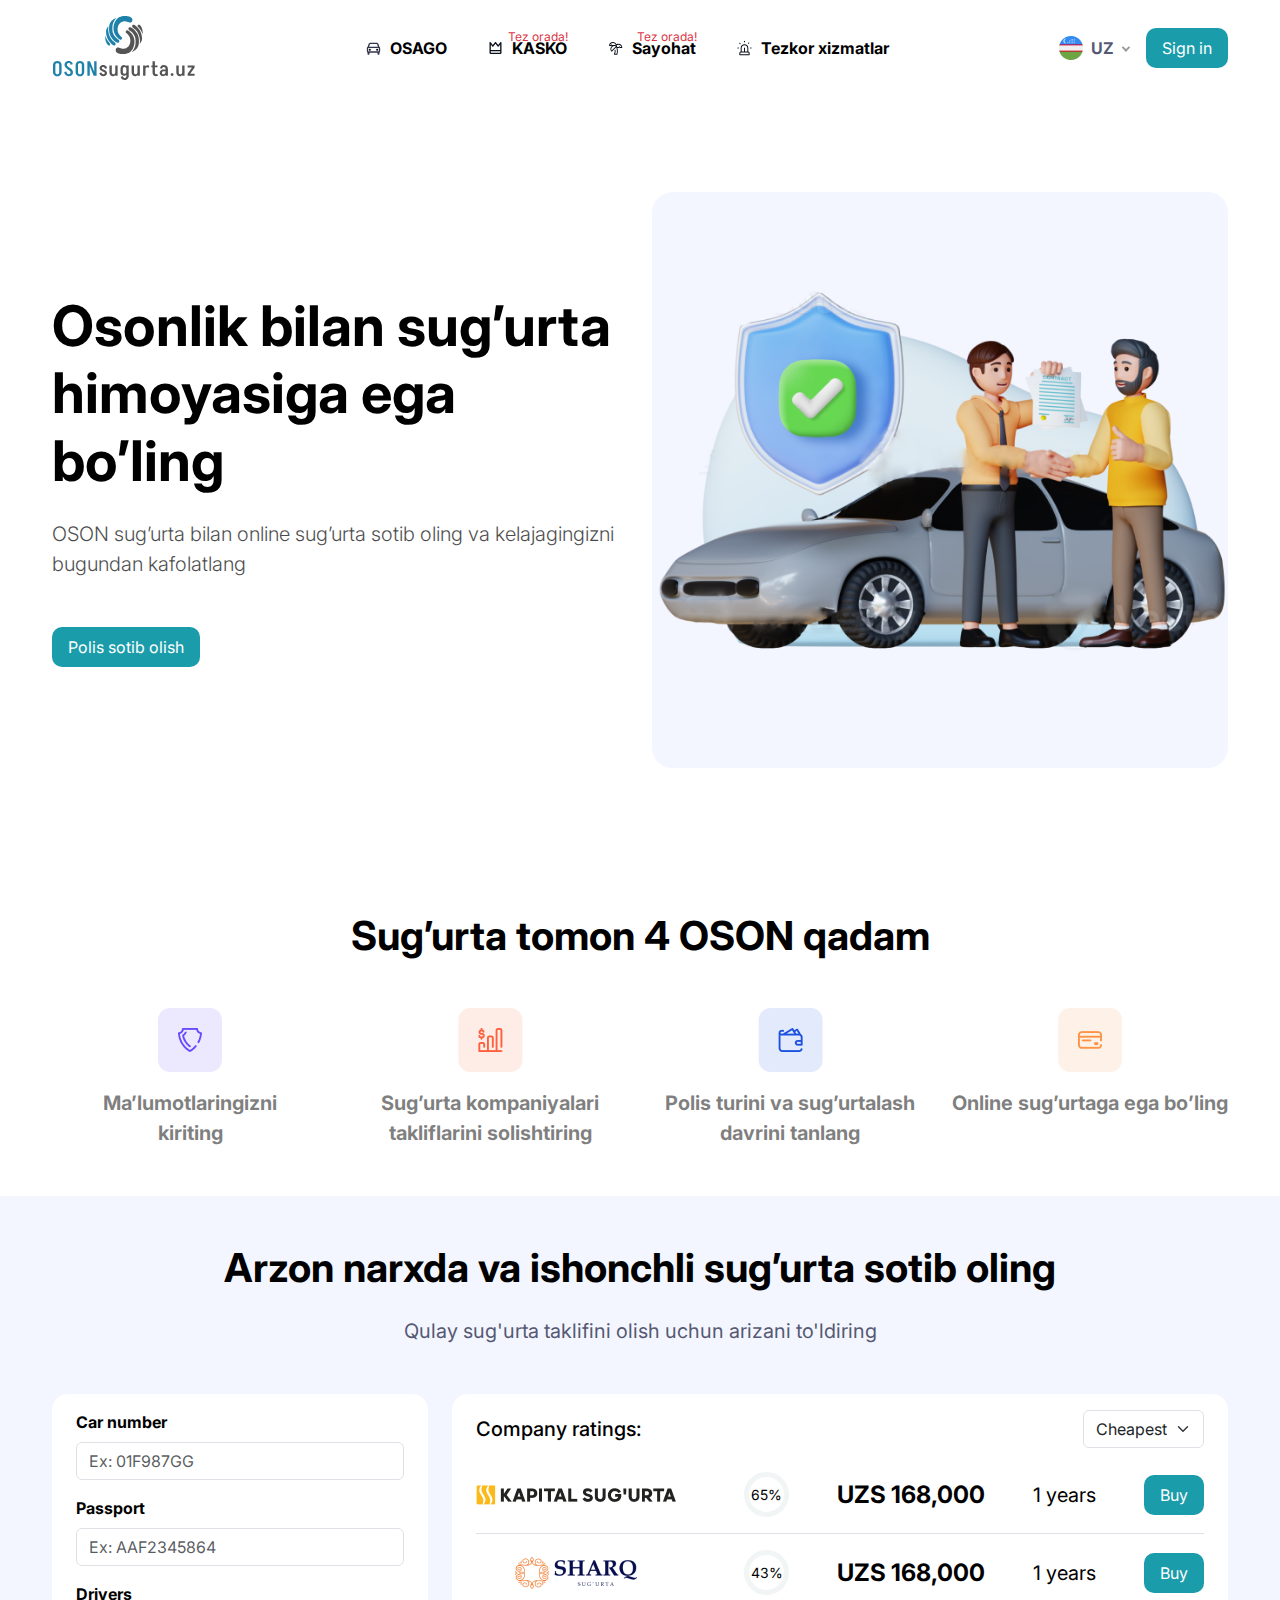
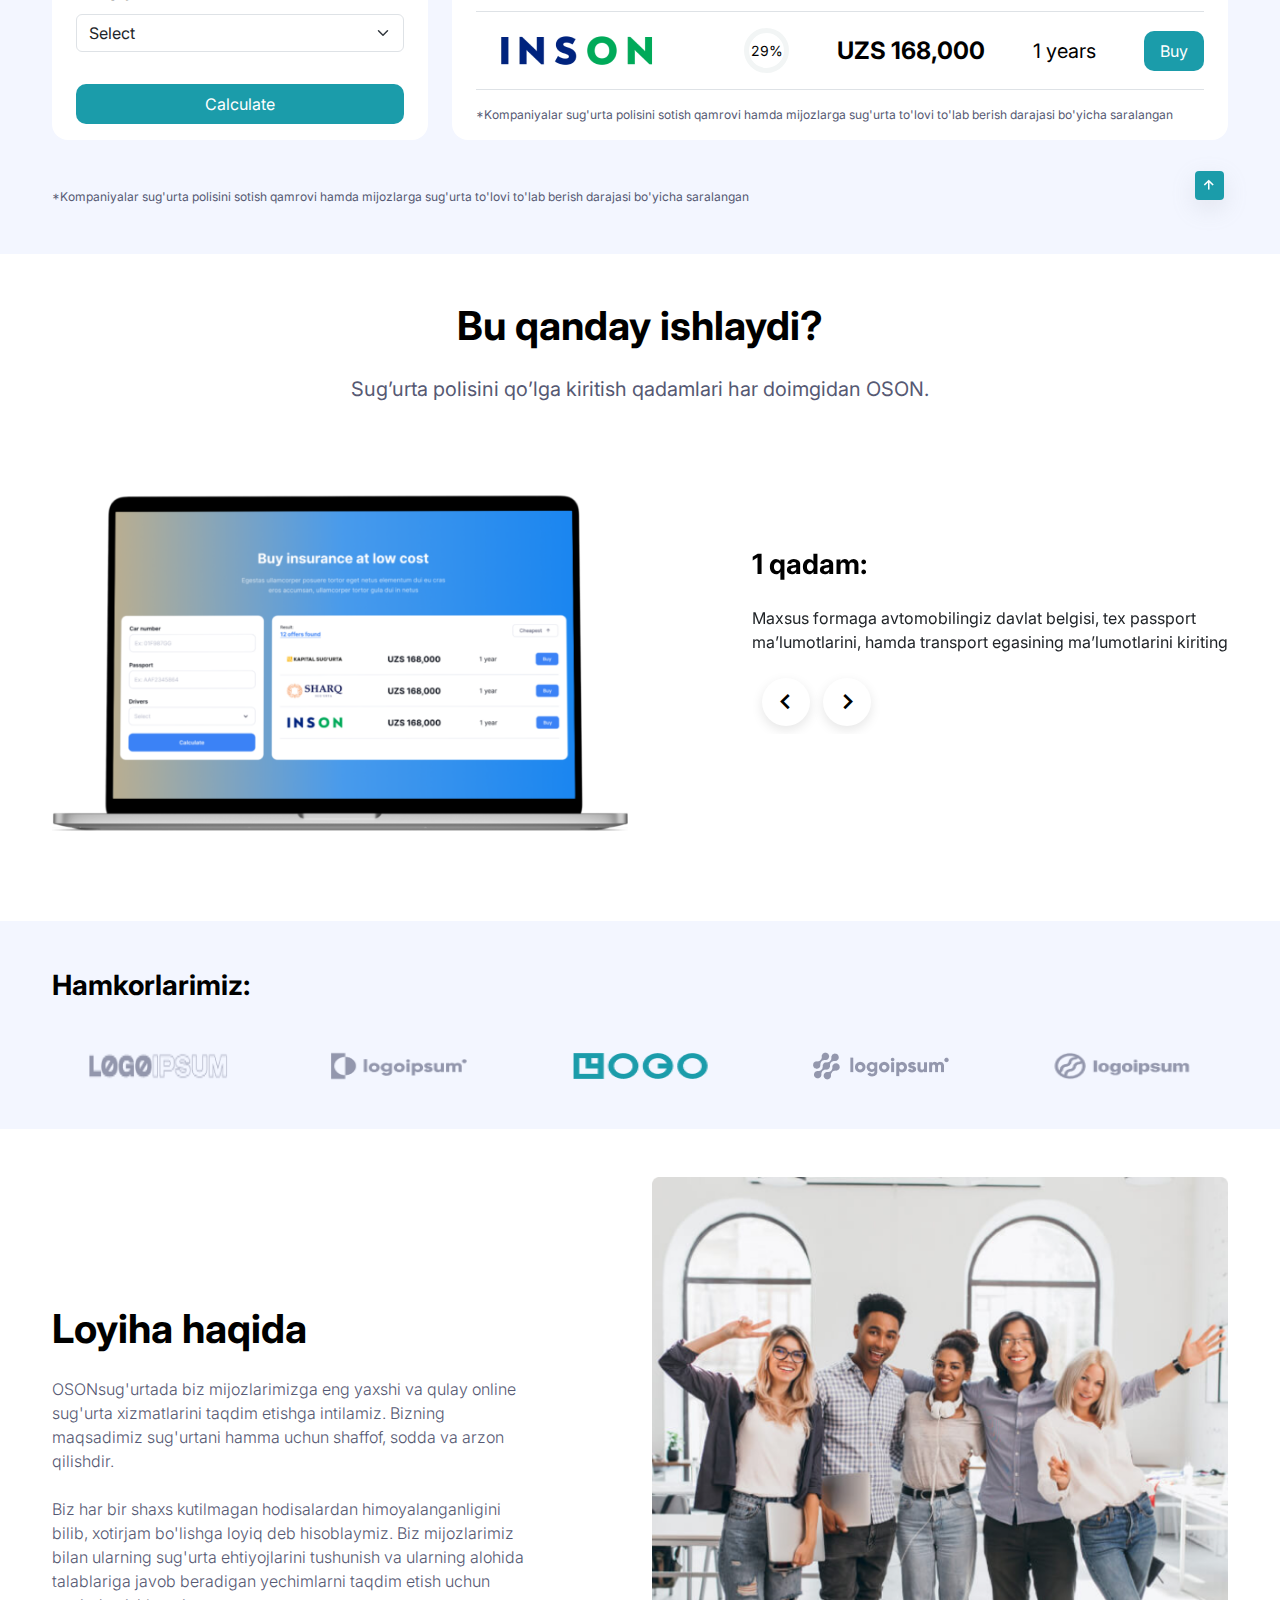
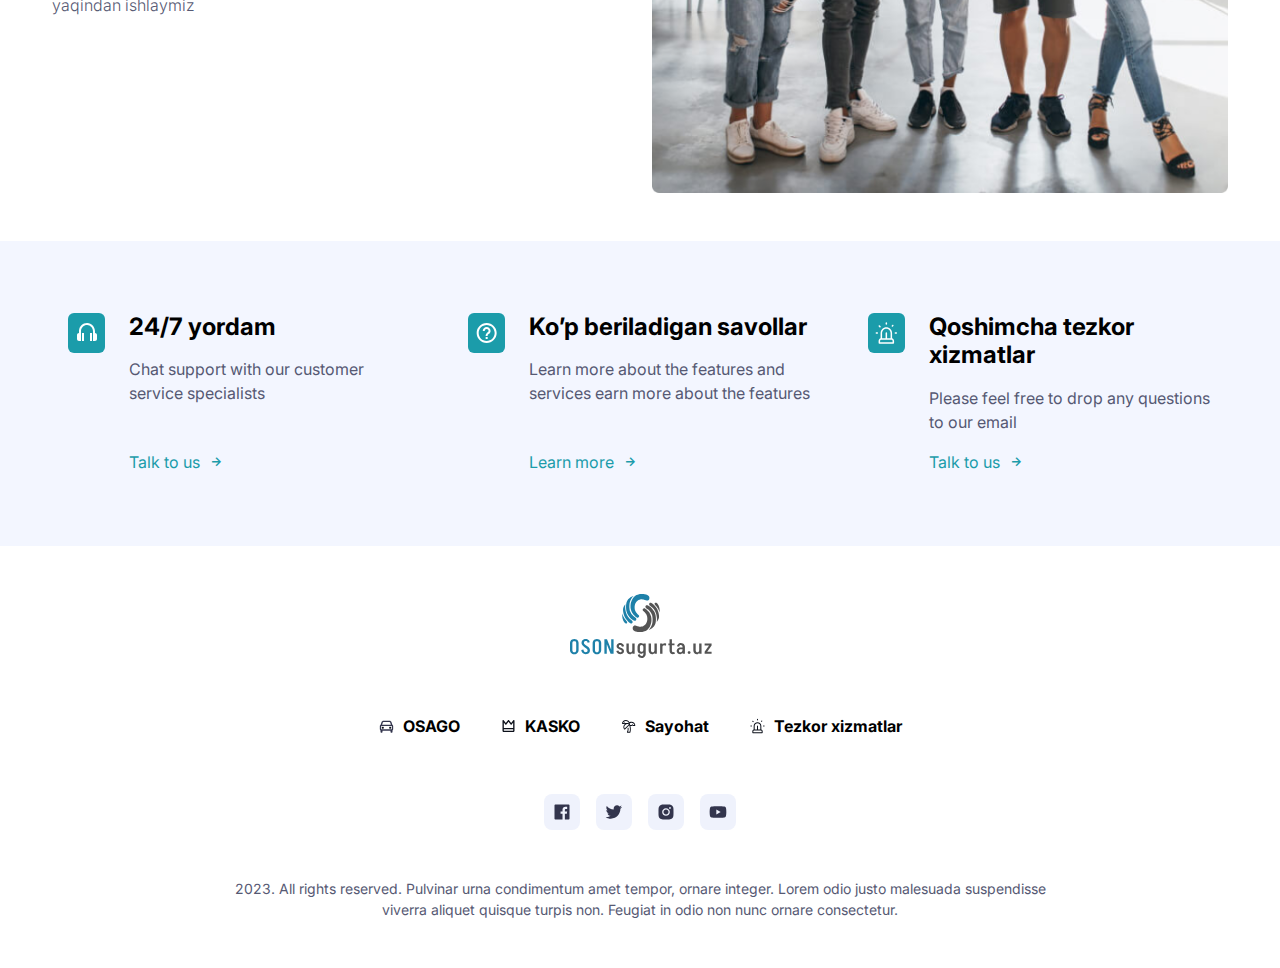
<file: index.html>
<!DOCTYPE html>
<html lang="en" class="dataFont">

<head>
    <meta charset="UTF-8">
    <meta http-equiv="X-UA-Compatible" content="IE=edge">
    <meta name="viewport" content="width=device-width, initial-scale=1.0">
    <!--================ DESCRIPTION | Omonjon ================-->
    <meta name="description" content="OsonSugʻurta, Страховой компании в Узбекистан">

    <!--================ FAVICON | Omonjon ================-->
    <link rel="shortcut icon" href="assets/images/favicon.png" type="image/x-icon">

    <!--============== BOX ICONS CSS 2.1.4v | Omonjon ==============-->
    <link rel="stylesheet" href="assets/styles/boxicons.min.css">

    <!--============== ICOMOON CSS 1.0v | Omonjon ==============-->
    <link rel="stylesheet" href="assets/styles/icon.css">

    <!--================ SWIPER CSS 8.1.1v | Omonjon ================-->
    <link rel="stylesheet" href="assets/styles/swiper-bundle.min.css">

    <!--================ BOOTSTRAP CSS 5.3v | Omonjon ===============-->
    <link rel="stylesheet" href="assets/styles/bootstrap.min.css">

    <!--================ AOS CSS ?v | Omonjon ===============-->
    <link rel="stylesheet" href="assets/styles/aos.css">

    <!--================ STYLE CSS | Omonjon ================-->
    <link rel="stylesheet" href="assets/styles/main.css?v=0.0.4">
    <link rel="stylesheet" href="assets/styles/breakpoints.css?v=0.0.2">

    <title>Oson Sugʻurta</title>
</head>

<body>
<!--================ LOADER | Omonjon ================-->
<div class="load" id="load">
    <lottie-player autoplay loop mode="normal" src="assets/jsons/loader.json" class="load-gif">
    </lottie-player>
</div>

<!--================ MENUS MODAL | Omonjon ================-->
<div class="modal fade" id="exampleModal" tabindex="-1" aria-labelledby="exampleModalLabel" aria-hidden="true">
    <div class="modal-dialog modal-fullscreen">
        <div class="modal-content">
            <div class="modal-header">
                <div class="container-sm container-fluid d-flex">
                    <button type="button" class="btn-close box-shadow-none text-black px-0" data-bs-dismiss="modal"
                            aria-label="Close"></button>
                </div>
            </div>
            <div class="modal-body bg-white pt-md-5 pt-sm-3 pt-3">
                <div class="container-sm container-fluid">
                    <div class="row row-gap-3">
                        <div class="col-12">
                            <div class="d-flex flex-column align-items-center row-gap-2">
                                <h3 class="fs-5 text-black">Oson Sugʻurta</h3>
                                <ul class="d-flex flex-column align-items-center row-gap-3">
                                    <li><a class="text-black-50" href="#">OSAGO</a></li>
                                    <li class="position-relative"><p
                                            class="fs-9 text-danger fw-normal position-absolute w-max-content"
                                            style="top: -10px; right: -2px;">Tez orada!</p><a class="text-black-50"
                                                                                              href="#">KASKO</a></li>
                                    <li class="position-relative"><p
                                            class="fs-9 text-danger fw-normal position-absolute w-max-content"
                                            style="top: -10px;">Tez orada!</p><a class="text-black-50"
                                                                                 href="#">Sayohat</a></li>
                                    <li><a class="text-black-50" data-bs-toggle="modal"
                                           data-bs-target="#exampleModalServices" href="#">Tezkor xizmatlar</a></li>
                                </ul>
                            </div>
                        </div>
                    </div>
                </div>
            </div>
        </div>
    </div>
</div>

<!--================ SERVICES MODAL | Omonjon ================-->
<div class="modal fade" id="exampleModalServices" tabindex="-1" aria-labelledby="exampleModalLabel" aria-hidden="true">
    <div class="modal-dialog modal-lg modal-dialog-centered modal-dialog-scrollable">
        <div class="modal-content bg-transparent border-0">
            <div class="modal-header pe-0 border-0">
                <div class="container-sm container-fluid d-flex">
                    <button type="button" class="btn-close box-shadow-none text-black bg-white p-2"
                            data-bs-dismiss="modal"
                            aria-label="Close"></button>
                </div>
            </div>
            <div class="modal-body bg-white rounded-4 p-md-5 p-4">
                <div class="container-sm container-fluid">
                    <div class="row row-gap-4">
                        <div class="col-12 col-lg-6 col-md-12">
                            <div style="background: #F3F6FF;"
                                 class="px-sm-4 py-sm-4 p-3 d-flex align-items-stretch rounded-3 h-100">
                                <div class="row row-gap-4">
                                    <div class="col-12 col-sm-3">
                                        <div class="d-flex align-items-center justify-content-center">
                                            <img src="assets/images/svg/yevro.svg" alt="">
                                        </div>
                                    </div>
                                    <div class="col-12 col-sm-9">
                                        <div class="d-flex flex-column align-items-center align-items-sm-start row-gap-3 h-100">
                                            <h4 class="fs-4 fw-bold text-black">Yevroprotokol</h4>
                                            <p class="text-gray fs-7 text-center text-sm-start">Yevroprotokol
                                                tolʻldirish namunasi</p>
                                            <a href="#!" data-bs-toggle="modal"
                                               data-bs-target="#exampleModalServicesItem"
                                               class="text-white btn-primary fs-7 d-flex align-items-center w-max-content px-3 py-2 mt-auto"><i
                                                    class='bx bx-phone me-2'></i>Call now</a>
                                        </div>
                                    </div>
                                </div>
                            </div>
                        </div>

                        <div class="col-12 col-lg-6 col-md-12">
                            <div style="background: #F3F6FF;"
                                 class="px-sm-4 py-sm-4 p-3 d-flex align-items-stretch rounded-3 h-100">
                                <div class="row row-gap-4">
                                    <div class="col-12 col-sm-3">
                                        <div class="d-flex align-items-center justify-content-center">
                                            <img src="assets/images/svg/evakuator.svg" alt="">
                                        </div>
                                    </div>
                                    <div class="col-12 col-sm-9">
                                        <div class="d-flex flex-column align-items-center align-items-sm-start row-gap-3 h-100">
                                            <h4 class="fs-4 fw-bold text-black">Evakuator</h4>
                                            <p class="text-gray fs-7 text-center text-sm-start">Evakuator kerak
                                                bo'ldimi? Tugmani bosish bilan
                                                qo'ng'iroq qiling va evakuator chaqirtiring</p>
                                            <a href="#!" data-bs-toggle="modal"
                                               data-bs-target="#exampleModalServicesItem"
                                               class="text-white btn-primary fs-7 d-flex align-items-center w-max-content px-3 py-2 mt-auto"><i
                                                    class='bx bx-phone me-2'></i>Call now</a>
                                        </div>
                                    </div>
                                </div>
                            </div>
                        </div>
                        <div class="col-12 col-lg-6 col-md-12">
                            <div style="background: #F3F6FF;"
                                 class="px-sm-4 py-sm-4 p-3 d-flex align-items-stretch rounded-3 h-100">
                                <div class="row row-gap-4">
                                    <div class="col-12 col-sm-3">
                                        <div class="d-flex align-items-center justify-content-center">
                                            <img src="assets/images/svg/benzin.svg" alt="">
                                        </div>
                                    </div>
                                    <div class="col-12 col-sm-9">
                                        <div class="d-flex flex-column align-items-center align-items-sm-start row-gap-3 h-100">
                                            <h4 class="fs-4 fw-bold text-black">Benzin</h4>
                                            <p class="text-gray fs-7 text-center text-sm-start">Yo'lda favqulodda
                                                yoqilg'ingiz tugab qoldimi?
                                                Tugmani bosish bilan qo'ng'iroq qiling va benzin etkazib berishlarini
                                                so'rang (Toshkent shahri va atrofi bo'yicha)
                                            </p>
                                            <a href="#!" data-bs-toggle="modal"
                                               data-bs-target="#exampleModalServicesItem"
                                               class="text-white btn-primary fs-7 d-flex align-items-center w-max-content px-3 py-2 mt-auto"><i
                                                    class='bx bx-phone me-2'></i>Call now</a>
                                        </div>
                                    </div>
                                </div>
                            </div>
                        </div>
                        <div class="col-12 col-lg-6 col-md-12">
                            <div style="background: #F3F6FF;"
                                 class="px-sm-4 py-sm-4 p-3 d-flex align-items-stretch rounded-3 h-100">
                                <div class="row row-gap-4">
                                    <div class="col-12 col-sm-3">
                                        <div class="d-flex align-items-center justify-content-center">
                                            <img src="assets/images/svg/rate.svg" alt="">
                                        </div>
                                    </div>
                                    <div class="col-12 col-sm-9">
                                        <div class="d-flex flex-column align-items-center align-items-sm-start row-gap-3 h-100">
                                            <h4 class="fs-4 fw-bold text-black">Baholash</h4>
                                            <p class="text-gray fs-7 text-center text-sm-start">Zararni baholash kerak
                                                bo'ldimi? Tugmani bosish
                                                bilan qo'ng'iroq qiling va baholovchi bilan bog'laning
                                            </p>
                                            <a href="#!" data-bs-toggle="modal"
                                               data-bs-target="#exampleModalServicesItem"
                                               class="text-white btn-primary fs-7 d-flex align-items-center w-max-content px-3 py-2 mt-auto"><i
                                                    class='bx bx-phone me-2'></i>Call now</a>
                                        </div>
                                    </div>
                                </div>
                            </div>
                        </div>
                    </div>
                </div>
            </div>
        </div>
    </div>
</div>

<!--================ SERVICES in ITEM MODAL | Omonjon ================-->
<div class="modal fade" id="exampleModalServicesItem" tabindex="-1" aria-labelledby="exampleModalLabel"
     aria-hidden="true">
    <div class="modal-dialog modal-dialog-centered">
        <div class="modal-content bg-transparent border-0">
            <div class="modal-header pe-0 border-0">
                <div class="container-sm container-fluid d-flex">
                    <button type="button" class="btn-close box-shadow-none text-black bg-white p-2"
                            data-bs-dismiss="modal"
                            aria-label="Close"></button>
                </div>
            </div>
            <div class="modal-body bg-white rounded-4 p-md-5 p-4">
                <div class="container-sm container-fluid">
                    <div class="row">
                        <div class="col-12">
                            <div class="position-relative">
                                <img class="position-absolute servicesModal-icon z-index-1"
                                     src="assets/images/svg/yevro.svg" alt="">
                            </div>
                            <h4 class="fs-2 fw-bold text-center text-black pt-4 mb-3">Evakuator xizmati</h4>
                            <p class="fs-7 text-gray fw-normal text-center mb-3 pb-2">Evakuator kerak bo'ldimi? Formani
                                toldirib
                                bizga jonating!</p>
                            <form action="" method="">
                                <div class="mb-3">
                                    <label for="exampleInputEmail2"
                                           class="form-label fs-7 fw-bold text-black">Ism</label>
                                    <input type="text" placeholder="John" class="form-control" id="exampleInputEmail2"
                                           aria-describedby="emailHelp">
                                </div>
                                <div class="mb-3">
                                    <label for="exampleInputPassword3" class="form-label fs-7 fw-bold text-black">Telefon
                                        raqami</label>
                                    <input type="number" placeholder="+998" class="form-control"
                                           id="exampleInputPassword3">
                                </div>
                                <div class="mb-3">
                                    <label for="exampleInputPassword4" class="form-label fs-7 fw-bold text-black">Manzil
                                        (ihtiyoriy)</label>
                                    <input type="text" placeholder="Address" class="form-control"
                                           id="exampleInputPassword4">
                                </div>
                                <button type="submit" class="btn-primary w-100 fs-7 fw-bold py-2 px-4 mt-2">Jona’tish
                                </button>
                            </form>
                        </div>
                    </div>
                </div>
            </div>
        </div>
    </div>
</div>

<!--==================== HEADER | Omonjon ====================-->
<header class="header">
    <nav class="py-3 bg-white" id="myHeader">
        <div class="container">
            <div class="d-flex align-items-center justify-content-between">
                <a class="d-flex align-items-center column-gap-2" href="#!"><img alt="LOGO"
                                                                                 src="assets/images/svg/site-logo.svg"></a>
                <ul class="d-lg-flex d-none align-items-center column-gap-2">
                    <li class="nav-item">
                        <a class="primary-hover transition fs-7 fw-bold text-black d-flex align-items-center column-gap-2 rounded-3 px-3 py-2"
                           aria-current="page" href="details.html">
                            <svg width="17" class="transition" height="16" viewbox="0 0 17 16" fill="none"
                                 xmlns="http://www.w3.org/2000/svg">
                                <path
                                        d="M14.3479 6.77063L13.4359 4.03396C13.1633 3.21596 12.4013 2.66663 11.5393 2.66663H5.46059C4.59859 2.66663 3.83659 3.21596 3.56392 4.03396L2.65192 6.77063C2.17192 6.97263 1.83325 7.44729 1.83325 7.99996V11.3333C1.83325 11.8353 2.11525 12.268 2.52592 12.4953C2.51725 12.5393 2.49992 12.5793 2.49992 12.6253V14C2.49992 14.3686 2.79792 14.6666 3.16659 14.6666H3.83325C4.20192 14.6666 4.49992 14.3686 4.49992 14V12.6666H12.4999V14C12.4999 14.3686 12.7979 14.6666 13.1666 14.6666H13.8333C14.2019 14.6666 14.4999 14.3686 14.4999 14V12.6253C14.4999 12.5793 14.4826 12.5386 14.4739 12.4953C14.8846 12.268 15.1666 11.8353 15.1666 11.3333V7.99996C15.1666 7.44729 14.8279 6.97263 14.3479 6.77063ZM3.16659 11.3333V7.99996H13.8333L13.8346 11.3333H3.16659ZM5.46059 3.99996H11.5386C11.8259 3.99996 12.0806 4.18263 12.1713 4.45596L12.9086 6.66663H4.09125L4.82792 4.45596C4.91925 4.18263 5.17392 3.99996 5.46059 3.99996Z"
                                        fill="#33354D"/>
                                <path
                                        d="M4.83325 10.6666C5.38554 10.6666 5.83325 10.2189 5.83325 9.66663C5.83325 9.11434 5.38554 8.66663 4.83325 8.66663C4.28097 8.66663 3.83325 9.11434 3.83325 9.66663C3.83325 10.2189 4.28097 10.6666 4.83325 10.6666Z"
                                        fill="#0B0F19"/>
                                <path
                                        d="M12.1667 10.6666C12.719 10.6666 13.1667 10.2189 13.1667 9.66663C13.1667 9.11434 12.719 8.66663 12.1667 8.66663C11.6145 8.66663 11.1667 9.11434 11.1667 9.66663C11.1667 10.2189 11.6145 10.6666 12.1667 10.6666Z"
                                        fill="#0B0F19"/>
                            </svg>
                            OSAGO
                        </a>
                    </li>
                    <li class="nav-item position-relative">
                        <p class="fs-9 text-danger fw-normal position-absolute" style="right: 15px;">Tez orada!</p>
                        <a class="fs-7 fw-bold text-black d-flex align-items-center column-gap-2 rounded-3 px-3 py-2"
                           aria-current="page" href="#!">
                            <svg width="17" class="transition" height="16" viewbox="0 0 17 16" fill="none"
                                 xmlns="http://www.w3.org/2000/svg">
                                <path
                                        d="M7.97933 2.25003L5.83333 4.9327L3.68733 2.25003C3.51 2.0287 3.212 1.94403 2.946 2.03736C2.67933 2.13136 2.5 2.38336 2.5 2.6667V12.6667C2.5 13.402 3.098 14 3.83333 14H13.1667C13.902 14 14.5 13.402 14.5 12.6667V2.6667C14.5 2.38336 14.3207 2.13136 14.054 2.03736C13.7873 1.94536 13.49 2.02936 13.3127 2.25003L11.1667 4.9327L9.02067 2.25003C8.76667 1.93403 8.23333 1.93403 7.97933 2.25003ZM3.83333 12.6667V11.3334H13.1673V12.6667H3.83333ZM10.646 6.4167C10.9 6.73336 11.434 6.73336 11.688 6.4167L13.1667 4.56736L13.1673 10H3.83333V4.56736L5.31267 6.4167C5.56667 6.73336 6.10067 6.73336 6.35467 6.4167L8.5 3.73403L10.646 6.4167Z"
                                        fill="#0B0F19"/>
                            </svg>

                            KASKO
                        </a>
                    </li>
                    <li class="nav-item position-relative">
                        <p class="fs-9 text-danger fw-normal position-absolute" style="right: 15px;">Tez orada!</p>
                        <a class="fs-7 fw-bold text-black d-flex align-items-center column-gap-2 rounded-3 px-3 py-2"
                           aria-current="page" href="#!">
                            <svg width="17" class="transition" height="16" viewbox="0 0 17 16" fill="none"
                                 xmlns="http://www.w3.org/2000/svg">
                                <path fill-rule="evenodd" clip-rule="evenodd"
                                      d="M2 5.565C2 3.55648 3.77586 2 5.875 2C7.52065 2 8.96761 2.95661 9.516 4.33768C10.1104 4.02124 10.777 3.85559 11.4566 3.86C13.555 3.86079 15.33 5.41699 15.33 7.425C15.33 7.68181 15.1218 7.89 14.865 7.89H13.005C12.8817 7.89 12.7634 7.84101 12.6762 7.7538L12.385 7.46261L12.0938 7.7538C12.0066 7.84101 11.8883 7.89 11.765 7.89H10.4058C10.4892 8.24608 10.5681 8.62342 10.6346 9.01299C10.912 10.6374 11.0016 12.59 10.342 14.4039C10.2752 14.5877 10.1005 14.71 9.905 14.71H7.425C7.26964 14.71 7.12455 14.6324 7.03828 14.5032C6.95201 14.374 6.93597 14.2103 6.99552 14.0668C7.50233 12.8455 7.87068 11.7144 7.58903 10.3062C7.53866 10.0544 7.70198 9.80939 7.95381 9.75903C8.20563 9.70866 8.4506 9.87198 8.50097 10.1238C8.78248 11.5313 8.50965 12.7016 8.10917 13.78H9.57088C10.0393 12.2664 9.96621 10.624 9.71788 9.16951C9.59613 8.45637 9.43803 7.81214 9.28569 7.25732L4.98899 11.5602C4.90168 11.6477 4.78311 11.6969 4.65948 11.6968C4.53585 11.6967 4.41735 11.6474 4.33016 11.5598C2.91308 10.1354 3.06234 7.78205 4.548 6.2964C4.6457 6.19869 4.74718 6.10673 4.85191 6.02059C4.76328 6.00248 4.68112 5.95873 4.6162 5.8938L4.325 5.60261L4.0338 5.8938C3.9466 5.98101 3.82833 6.03 3.705 6.03H2.465C2.20819 6.03 2 5.82181 2 5.565ZM7.1703 6.03H7.425C7.44737 6.03 7.46937 6.02842 7.4909 6.02537C7.958 6.04569 8.40653 6.18513 8.78774 6.44005L4.69298 10.5402C4.011 9.51104 4.15713 8.00248 5.2056 6.954C5.77586 6.38375 6.48104 6.07952 7.1703 6.03ZM8.81365 5.39232C8.29105 5.15768 7.71755 5.06265 7.14281 5.1H5.13761L4.6538 4.61619C4.47221 4.4346 4.17779 4.4346 3.9962 4.61619L3.51239 5.1H2.97645C3.21958 3.89363 4.39107 2.93 5.875 2.93C7.47704 2.93 8.71493 4.05314 8.81365 5.39232ZM10.1682 6.96H11.5724L12.0562 6.4762C12.2378 6.2946 12.5322 6.2946 12.7138 6.4762L13.1976 6.96H14.3535C14.1104 5.75363 12.9389 4.79 11.455 4.79H11.4518C10.8434 4.78581 10.2485 4.95823 9.73831 5.28405C9.74439 5.35676 9.74813 5.43015 9.74946 5.50418C9.7866 5.64557 9.84162 5.83158 9.90747 6.05421C9.98354 6.31139 10.0741 6.61744 10.1682 6.96Z"
                                      fill="#0B0F19"/>
                            </svg>
                            Sayohat
                        </a>
                    </li>
                    <li class="nav-item">
                        <a class="primary-hover transition fs-7 fw-bold text-black d-flex align-items-center column-gap-2 rounded-3 px-3 py-2"
                           data-bs-toggle="modal" data-bs-target="#exampleModalServices" href="#!">
                            <svg width="17" class="transition" height="16" viewbox="0 0 17 16" fill="none"
                                 xmlns="http://www.w3.org/2000/svg">
                                <path fill-rule="evenodd" clip-rule="evenodd"
                                      d="M8.50016 0.833374C8.77631 0.833374 9.00016 1.05723 9.00016 1.33337V2.00004C9.00016 2.27618 8.77631 2.50004 8.50016 2.50004C8.22402 2.50004 8.00016 2.27618 8.00016 2.00004V1.33337C8.00016 1.05723 8.22402 0.833374 8.50016 0.833374ZM13.187 2.64649C13.3823 2.84175 13.3823 3.15833 13.187 3.35359L12.8537 3.68693C12.6585 3.88219 12.3419 3.88219 12.1466 3.68693C11.9513 3.49167 11.9513 3.17508 12.1466 2.97982L12.4799 2.64649C12.6752 2.45123 12.9918 2.45123 13.187 2.64649ZM3.43261 2.93249C3.62787 2.73723 3.94445 2.73723 4.13972 2.93249L4.61105 3.40382C4.80631 3.59908 4.80631 3.91567 4.61105 4.11093C4.41579 4.30619 4.09921 4.30619 3.90394 4.11093L3.43261 3.63959C3.23735 3.44433 3.23735 3.12775 3.43261 2.93249ZM8.50016 5.16671C7.74872 5.16671 7.02805 5.46522 6.49669 5.99657C5.96534 6.52792 5.66683 7.24859 5.66683 8.00004V11.5H8.00016V8.00004C8.00016 7.7239 8.22402 7.50004 8.50016 7.50004C8.77631 7.50004 9.00016 7.7239 9.00016 8.00004V11.5H11.3335V8.00004C11.3335 7.24859 11.035 6.52792 10.5036 5.99657C9.97228 5.46522 9.25161 5.16671 8.50016 5.16671ZM12.3335 11.5695V8.00004C12.3335 6.98338 11.9296 6.00835 11.2107 5.28946C10.4918 4.57057 9.51682 4.16671 8.50016 4.16671C7.4835 4.16671 6.50848 4.57057 5.78959 5.28946C5.0707 6.00835 4.66683 6.98338 4.66683 8.00004V11.5695C4.36846 11.6541 4.09365 11.8138 3.87047 12.037C3.52665 12.3808 3.3335 12.8471 3.3335 13.3334V14.6667C3.3335 14.9428 3.55735 15.1667 3.8335 15.1667H13.1668C13.443 15.1667 13.6668 14.9428 13.6668 14.6667V13.3334C13.6668 12.8471 13.4737 12.3808 13.1299 12.037C12.9067 11.8138 12.6319 11.6541 12.3335 11.5695ZM5.16683 12.5C4.94582 12.5 4.73385 12.5878 4.57757 12.7441C4.42129 12.9004 4.3335 13.1124 4.3335 13.3334V14.1667H12.6668V13.3334C12.6668 13.1124 12.579 12.9004 12.4228 12.7441C12.2665 12.5878 12.0545 12.5 11.8335 12.5H5.16683ZM1.3335 8.00004C1.3335 7.7239 1.55735 7.50004 1.8335 7.50004H2.50016C2.77631 7.50004 3.00016 7.7239 3.00016 8.00004C3.00016 8.27618 2.77631 8.50004 2.50016 8.50004H1.8335C1.55735 8.50004 1.3335 8.27618 1.3335 8.00004ZM14.0002 8.00004C14.0002 7.7239 14.224 7.50004 14.5002 7.50004H15.1668C15.443 7.50004 15.6668 7.7239 15.6668 8.00004C15.6668 8.27618 15.443 8.50004 15.1668 8.50004H14.5002C14.224 8.50004 14.0002 8.27618 14.0002 8.00004Z"
                                      fill="#0B0F19"/>
                            </svg>
                            Tezkor xizmatlar
                        </a>
                    </li>
                </ul>
                <div class="d-flex align-items-center column-gap-sm-3 column-gap-2">
                    <li class="nav-item-top dropdown">
                        <!-- Language -->

                        <a class="nav-link-sm d-flex align-items-center text-gray fw-bold column-gap-2 dropdown-toggle dropdown-arrow dropdown-toggle-not pe-3"
                           href="#" id="navbarDropdownLang" role="button" data-bs-toggle="dropdown"
                           aria-expanded="false">
                            <img src="assets/images/UZ.png" alt=""> UZ
                        </a>
                        <ul class="dropdown-menu dropdown-transition" aria-labelledby="navbarDropdownLang"
                            style="min-width: auto">

                            <li>
                                <a class="ru dropdown-item dropdown-item-language" href="#">Русский</a>
                            </li>
                            <li>
                                <a class="en dropdown-item dropdown-item-language" href="#">English</a>
                            </li>
                            <li>
                                <a class="uz dropdown-item dropdown-item-language" href="#">O`zbekcha</a>
                            </li>
                        </ul>
                        <!-- End Language -->
                    </li>
                    <a href="profile.html" class="btn-primary py-sm-2 px-sm-3 py-1 px-2">
                        <span class="d-none d-sm-block">Sign in</span><i class="bx bx-user d-sm-none"></i>
                    </a>
                </div>
                <button type="button"
                        class="outline-none border-none bg-transparent d-lg-none d-flex align-items-center justify-content-center"
                        data-bs-toggle="modal" data-bs-target="#exampleModal">
                    <i class="fs-3 text-primary bx bx-menu"></i>
                </button>
            </div>
        </div>
    </nav>
</header>

<!--================ MAIN | Omonjon ================-->
<main>
    <!--==================== INTRO | Omonjon ====================-->
    <section class="intro-section py-5">
        <div class="container">
            <div class="row flex-lg-row-reverse flex-column-reverse row-gap-4 py-5">
                <div class="col-12 col-lg-6">
                    <div class="w-100 h-100">
                        <img alt="Banner" class="w-100 h-100"
                             src="assets/images/intro-img1.png">
                    </div>
                </div>
                <div class="col-12 col-lg-6">
                    <div
                            class="d-flex flex-column align-items-lg-start align-items-center justify-content-center h-100">
                        <h3 class="text-black text-lg-start text-center display-4 fw-bold">Osonlik bilan sug’urta
                            himoyasiga ega bo’ling</h3>
                        <p
                                class="text-black text-lg-start text-center fs-6 opacity-7 fw-light mt-lg-4 mb-lg-5 mt-3 mb-4">
                            OSON sug’urta bilan online sug’urta sotib oling va kelajagingizni bugundan kafolatlang
                        </p>
                        <a href="details.html" class="btn-primary py-2 px-3">Polis sotib olish</a>
                    </div>
                </div>
            </div>
        </div>
    </section>

    <!--==================== FOUR STEP | Omonjon ====================-->
    <section class="four-step py-5">
        <div class="container">
            <h3 class="text-black text-center fs-1 fw-bold mb-5">Sug’urta tomon 4 OSON qadam</h3>
            <div class="row row-gap-4">
                <div class="col-12 col-lg-3 col-md-4 col-sm-6">
                    <div class="d-flex flex-column align-items-center row-gap-3">
                        <div class=""><img src="assets/images/shield.png" alt=""></div>
                        <p class="text-black-50 text-center fs-5 fw-bold">Ma’lumotlaringizni <br>
                            kiriting</p>
                    </div>
                </div>
                <div class="col-12 col-lg-3 col-md-4 col-sm-6">
                    <div class="d-flex flex-column align-items-center row-gap-3">
                        <div class=""><img src="assets/images/wallet.png" alt=""></div>
                        <p class="text-black-50 text-center fs-5 fw-bold">Sug’urta kompaniyalari takliflarini
                            solishtiring</p>
                    </div>
                </div>
                <div class="col-12 col-lg-3 col-md-4 col-sm-6">
                    <div class="d-flex flex-column align-items-center row-gap-3">
                        <div class=""><img src="assets/images/card-box.png" alt=""></div>
                        <p class="text-black-50 text-center fs-5 fw-bold">Polis turini va sug’urtalash davrini
                            tanlang</p>
                    </div>
                </div>
                <div class="col-12 col-lg-3 col-md-4 col-sm-6">
                    <div class="d-flex flex-column align-items-center row-gap-3">
                        <div class=""><img src="assets/images/credit-card.png" alt=""></div>
                        <p class="text-black-50 text-center fs-5 fw-bold">Online sug’urtaga ega bo’ling</p>
                    </div>
                </div>
            </div>
        </div>
    </section>

    <!--==================== PURCHASE | Omonjon ====================-->
    <section class="purchase py-5" style="background: #F3F6FF;">
        <div class="container">
            <h4 class="fs-1 text-black fw-bold text-center mb-4">Arzon narxda va ishonchli sug’urta sotib oling</h4>
            <p class="fs-6 text-gray fw-normal text-center mb-5">Qulay sug'urta taklifini olish uchun arizani
                to'ldiring</p>
            <div class="row row-gap-5">
                <div class="col-12 col-lg-4">
                    <div class="d-flex flex-column align-items-start bg-white rounded-4 py-3 px-4">
                        <form action="" method="" class="d-flex flex-column align-items-center w-100">
                            <div class="mb-3 w-100">
                                <label for="exampleInputEmail1" class="form-label fs-7 fw-bold text-black">Car
                                    number</label>
                                <input type="text" placeholder="Ex: 01F987GG" class="form-control"
                                       id="exampleInputEmail1" aria-describedby="emailHelp">
                            </div>
                            <div class="mb-3 w-100">
                                <label for="exampleInputPassword1"
                                       class="form-label fs-7 fw-bold text-black">Passport</label>
                                <input type="text" placeholder="Ex: AAF2345864" class="form-control"
                                       id="exampleInputPassword1">
                            </div>
                            <div class="mb-3 w-100">
                                <label class="form-label fs-7 fw-bold text-black">Drivers</label>
                                <select class="form-select" aria-label="Default select example">
                                    <option selected>Select</option>
                                    <option value="1">One</option>
                                    <option value="2">Two</option>
                                    <option value="3">Three</option>
                                </select>
                            </div>
                            <button type="submit" class="mt-3 btn-primary w-100 py-2 px-3">Calculate</button>
                        </form>
                    </div>
                </div>
                <div class="col-12 col-lg-8">
                    <div class="d-flex flex-column align-items-center bg-white rounded-4 py-3 px-4">
                        <div class="d-flex align-items-center justify-content-between w-100 pb-2 ins-top">
                            <h4 class="text-black fs-5 text-bold">Company ratings:</h4>
                            <div class="">
                                <select class="form-select" aria-label="Default select example">
                                    <option selected>Cheapest</option>
                                    <option value="1">One</option>
                                    <option value="2">Two</option>
                                    <option value="3">Three</option>
                                </select>
                            </div>
                        </div>
                        <div class="d-flex align-items-center justify-content-between w-100 py-3 border-bottom">
                            <div class="me-auto">
                                <img class="ins-img" src="assets/images/partners/kapitalS.png" alt="">
                            </div>
                            <div
                                    class="d-flex align-items-center column-gap-xl-5 column-gap-lg-2 column-gap-md-4 column-gap-4">
                                <div class="progress blue">
                                        <span class="progress-left">
                                            <span class="progress-bar"></span>
                                        </span>
                                    <span class="progress-right">
                                            <span class="progress-bar"></span>
                                        </span>
                                    <div class="progress-value text-black fs-8">65%</div>
                                </div>
                                <p class="text-black fw-bold fs-4 d-none d-sm-block ins-price">UZS 168,000</p>
                                <p class="text-black fs-6 d-none d-md-block">1 years</p>
                                <a href="#!" class="btn-primary py-2 px-3"><span
                                        class="d-none d-lg-block">Buy</span><i
                                        class="bx bx-cart-add d-block d-lg-none"></i></a>
                            </div>
                        </div>
                        <div class="d-flex align-items-center justify-content-between w-100 py-3 border-bottom">
                            <div class="me-auto">
                                <img class="ins-img" src="assets/images/partners/sharq.png" alt="">
                            </div>
                            <div
                                    class="d-flex align-items-center column-gap-xl-5 column-gap-lg-2 column-gap-md-4 column-gap-4">
                                <div class="progress2 blue">
                                        <span class="progress-left">
                                            <span class="progress-bar"></span>
                                        </span>
                                    <span class="progress-right">
                                            <span class="progress-bar"></span>
                                        </span>
                                    <div class="progress-value text-black fs-8">43%</div>
                                </div>
                                <p class="text-black fw-bold fs-4 d-none d-sm-block ins-price">UZS 168,000</p>
                                <p class="text-black fs-6 d-none d-md-block">1 years</p>
                                <a href="#!" class="btn-primary py-2 px-3"><span
                                        class="d-none d-lg-block">Buy</span><i
                                        class="bx bx-cart-add d-block d-lg-none"></i></a>
                            </div>
                        </div>
                        <div class="d-flex align-items-center justify-content-between w-100 py-3 border-bottom">
                            <div class="me-auto">
                                <img class="ins-img" src="assets/images/partners/inson.png" alt="">
                            </div>
                            <div
                                    class="d-flex align-items-center column-gap-xl-5 column-gap-lg-2 column-gap-md-4 column-gap-4">
                                <div class="progress3 blue">
                                        <span class="progress-left">
                                            <span class="progress-bar"></span>
                                        </span>
                                    <span class="progress-right">
                                            <span class="progress-bar"></span>
                                        </span>
                                    <div class="progress-value text-black fs-8">29%</div>
                                </div>
                                <p class="text-black fw-bold fs-4 d-none d-sm-block ins-price">UZS 168,000</p>
                                <p class="text-black fs-6 d-none d-md-block">1 years</p>
                                <a href="#!" class="btn-primary py-2 px-3"><span
                                        class="d-none d-lg-block">Buy</span><i
                                        class="bx bx-cart-add d-block d-lg-none"></i></a>
                            </div>
                        </div>
                        <p class="text-start text-gray mt-3 w-100" style="font-size: 12px;">*Kompaniyalar sug'urta
                            polisini sotish qamrovi hamda mijozlarga sug'urta to'lovi to'lab berish darajasi
                            bo'yicha saralangan</p>
                    </div>
                </div>
            </div>
            <p class="text-start text-gray mt-2 w-100 mt-5" style="font-size: 12px;">*Kompaniyalar sug'urta polisini
                sotish qamrovi hamda mijozlarga sug'urta to'lovi to'lab berish darajasi bo'yicha saralangan</p>
        </div>
    </section>

    <!--==================== HOW WORKS | Omonjon ====================-->
    <section class="how-works py-5">
        <div class="container">
            <h4 class="fs-1 text-black fw-bold text-center mb-4">Bu qanday ishlaydi?</h4>
            <p class="fs-6 text-gray fw-normal text-center mb-5">Sug’urta polisini qo’lga kiritish qadamlari har
                doimgidan OSON.</p>
            <div class="row row-gap-4">
                <div class="col-12 col-xl-6 col-lg-6">
                    <div class="d-flex">
                        <img class="w-100" src="assets/images/how-work.png" alt="">
                    </div>
                </div>
                <div class="col-xl-1 d-none d-xl-block">
                </div>
                <div class="col-12 col-xl-5 col-lg-6">
                    <div class="swiper howWorks pt-lg-5 mt-lg-5">
                        <div class="swiper-wrapper pb-3">
                            <!--==================== STEP 1 ====================-->
                            <div class="swiper-slide">
                                <h4 class="fs-3 fw-bold text-black mb-4">1 qadam:</h4>
                                <p class="fs-7">
                                    Maxsus formaga avtomobilingiz davlat belgisi, tex passport ma’lumotlarini, hamda
                                    transport egasining ma’lumotlarini kiriting
                                </p>
                            </div>

                            <!--==================== STEP 2 ====================-->
                            <div class="swiper-slide">
                                <h4 class="fs-3 fw-bold text-black mb-4">2 qadam:</h4>
                                <p class="fs-7">
                                    Maxsus formaga avtomobilingiz davlat belgisi, tex passport ma’lumotlarini, hamda
                                    transport egasining ma’lumotlarini kiriting
                                </p>
                            </div>
                        </div>

                        <!-- Swiper arrows -->
                        <div class="swiper-button-next p-2 shadow-swiperBtn rounded-circle bg-white">
                            <i class="bx bx-chevron-right"></i>
                        </div>
                        <div class="swiper-button-prev p-2 shadow-swiperBtn rounded-circle bg-white">
                            <i class="bx bx-chevron-left"></i>
                        </div>
                    </div>
                </div>
            </div>
        </div>
    </section>

    <!--==================== PARTNERS | Omonjon ====================-->
    <section style="background-color: #F3F6FF;" class="py-lg-5 py-4">
        <div class="container">
            <h4 class="fs-3 text-black text-lg-start text-center fw-bold mb-5">Hamkorlarimiz:</h4>
            <div class="swiper partnerSwiper">
                <div class="swiper-wrapper">
                    <div class="swiper-slide">
                        <div class="d-flex align-items-center justify-content-center w-100">
                            <div class="d-flex justify-content-center align-items-center partner-wh">
                                <img class="w-100 h-100" src="assets/images/partners/partner1.png" alt="Partners">
                            </div>
                        </div>
                    </div>
                    <div class="swiper-slide">
                        <div class="d-flex align-items-center justify-content-center w-100">
                            <div class="d-flex justify-content-center align-items-center partner-wh">
                                <img class="w-100 h-100" src="assets/images/partners/partner2.png" alt="Partners">
                            </div>
                        </div>
                    </div>
                    <div class="swiper-slide">
                        <div class="d-flex align-items-center justify-content-center w-100">
                            <div class="d-flex justify-content-center align-items-center partner-wh">
                                <img class="w-100 h-100" src="assets/images/partners/partner3.png" alt="Partners">
                            </div>
                        </div>
                    </div>
                    <div class="swiper-slide">
                        <div class="d-flex align-items-center justify-content-center w-100">
                            <div class="d-flex justify-content-center align-items-center partner-wh">
                                <img class="w-100 h-100" src="assets/images/partners/partner4.png" alt="Partners">
                            </div>
                        </div>
                    </div>
                    <div class="swiper-slide">
                        <div class="d-flex align-items-center justify-content-center w-100">
                            <div class="d-flex justify-content-center align-items-center partner-wh">
                                <img class="w-100 h-100" src="assets/images/partners/partner5.png" alt="Partners">
                            </div>
                        </div>
                    </div>
                    <div class="swiper-slide">
                        <div class="d-flex align-items-center justify-content-center w-100">
                            <div class="d-flex justify-content-center align-items-center partner-wh">
                                <img class="w-100 h-100" src="assets/images/partners/partner6.png" alt="Partners">
                            </div>
                        </div>
                    </div>
                </div>
            </div>
        </div>
    </section>

    <!--==================== ABOUT US | Omonjon ====================-->
    <section class="aboutUs py-5">
        <div class="container">
            <div class="row row-gap-4">
                <div class="col-12 col-xl-5 col-md-6">
                    <div
                            class="d-flex flex-column align-items-md-start align-items-center justify-content-center h-100">
                        <h4 class="fs-1 fw-bold text-black">Loyiha haqida</h4>
                        <p class="text-gray text-md-start text-center fs-7 fw-light mt-lg-4 mb-lg-5 mt-3 mb-4">
                            OSONsug'urtada biz mijozlarimizga eng yaxshi va qulay online sug'urta xizmatlarini
                            taqdim etishga intilamiz. Bizning maqsadimiz sug'urtani hamma uchun shaffof, sodda va
                            arzon qilishdir.
                            <br>
                            <br>
                            Biz har bir shaxs kutilmagan hodisalardan himoyalanganligini bilib, xotirjam bo'lishga
                            loyiq deb hisoblaymiz. Biz mijozlarimiz bilan ularning sug'urta ehtiyojlarini tushunish
                            va ularning alohida talablariga javob beradigan yechimlarni taqdim etish uchun yaqindan
                            ishlaymiz
                        </p>
                    </div>
                </div>
                <div class="col-xl-1 d-none d-xl-block">
                </div>
                <div class="col-12 col-xl-6 col-md-6">
                    <div class="d-flex">
                        <img class="w-100" src="assets/images/this-project.png" alt="">
                    </div>
                </div>
            </div>
        </div>
    </section>

    <!--==================== MAIN BOTTOM ====================-->
    <section class="mainBottom py-5" style="background-color: #F3F6FF;">
        <div class="container">
            <div class="row">
                <div class="col-12 col-lg-4 col-md-6">
                    <div class="px-3 py-4 d-flex align-items-stretch h-100">
                        <div class="row">
                            <div class="col-2">
                                <div class="bg-primary rounded-2 d-flex align-items-center justify-content-center px-3 py-2">
                                    <img src="assets/images/svg/headphone.svg" alt="">
                                </div>
                            </div>
                            <div class="col-10">
                                <div class="d-flex flex-column row-gap-3 h-100">
                                    <h4 class="fs-4 fw-bold text-black">24/7 yordam</h4>
                                    <p class="text-gray fs-7">Chat support with our customer service specialists</p>
                                    <a href="#"
                                       class="text-primary fs-7 mt-auto d-flex align-items-center column-gap-2">Talk
                                        to us
                                        <i class="bx bx-right-arrow-alt"></i></a>
                                </div>
                            </div>
                        </div>
                    </div>
                </div>
                <div class="col-12 col-lg-4 col-md-6">
                    <div class="px-3 py-4 d-flex align-items-stretch h-100">
                        <div class="row">
                            <div class="col-2">
                                <div class="bg-primary rounded-2 d-flex align-items-center justify-content-center px-3 py-2">
                                    <img src="assets/images/svg/help-circle.svg" alt="">
                                </div>
                            </div>
                            <div class="col-10">
                                <div class="d-flex flex-column row-gap-3 h-100">
                                    <h4 class="fs-4 fw-bold text-black">Ko’p beriladigan savollar</h4>
                                    <p class="text-gray fs-7">Learn more about the features and services earn more
                                        about the features </p>
                                    <a href="#"
                                       class="text-primary mt-auto fs-7 d-flex align-items-center column-gap-2">Learn
                                        more
                                        <i class="bx bx-right-arrow-alt"></i></a>
                                </div>
                            </div>
                        </div>
                    </div>
                </div>
                <div class="col-12 col-lg-4 col-md-6">
                    <div class="px-3 py-4 d-flex align-items-stretch h-100">
                        <div class="row">
                            <div class="col-2">
                                <div class="bg-primary rounded-2 d-flex align-items-center justify-content-center px-3 py-2">
                                    <img src="assets/images/svg/siren.svg" alt="">
                                </div>
                            </div>
                            <div class="col-10">
                                <div class="d-flex flex-column row-gap-3 h-100">
                                    <h4 class="fs-4 fw-bold text-black">Qoshimcha tezkor xizmatlar</h4>
                                    <p class="text-gray fs-7">Please feel free to drop any questions to our email
                                    </p>
                                    <a href="#"
                                       class="text-primary mt-auto fs-7 d-flex align-items-center column-gap-2">Talk
                                        to us
                                        <i class="bx bx-right-arrow-alt"></i></a>
                                </div>
                            </div>
                        </div>
                    </div>
                </div>
            </div>
        </div>
    </section>
</main>

<!--================ FOOTER | Omonjon ================-->
<footer class="py-5">
    <div class="container">
        <div class="d-flex flex-column align-items-center">
            <div class="d-flex">
                <img src="assets/images/svg/site-logo.svg" alt="">
            </div>
            <ul class="d-flex align-items-center flex-wrap justify-content-center column-gap-2 row-gap-1 mt-5">
                <li class="nav-item">
                    <a class="primary-hover transition fs-7 fw-bold text-black d-flex align-items-center column-gap-2 rounded-3 px-3 py-2"
                       aria-current="page" href="#!">
                        <svg width="17" class="transition" height="16" viewbox="0 0 17 16" fill="none"
                             xmlns="http://www.w3.org/2000/svg">
                            <path
                                    d="M14.3479 6.77063L13.4359 4.03396C13.1633 3.21596 12.4013 2.66663 11.5393 2.66663H5.46059C4.59859 2.66663 3.83659 3.21596 3.56392 4.03396L2.65192 6.77063C2.17192 6.97263 1.83325 7.44729 1.83325 7.99996V11.3333C1.83325 11.8353 2.11525 12.268 2.52592 12.4953C2.51725 12.5393 2.49992 12.5793 2.49992 12.6253V14C2.49992 14.3686 2.79792 14.6666 3.16659 14.6666H3.83325C4.20192 14.6666 4.49992 14.3686 4.49992 14V12.6666H12.4999V14C12.4999 14.3686 12.7979 14.6666 13.1666 14.6666H13.8333C14.2019 14.6666 14.4999 14.3686 14.4999 14V12.6253C14.4999 12.5793 14.4826 12.5386 14.4739 12.4953C14.8846 12.268 15.1666 11.8353 15.1666 11.3333V7.99996C15.1666 7.44729 14.8279 6.97263 14.3479 6.77063ZM3.16659 11.3333V7.99996H13.8333L13.8346 11.3333H3.16659ZM5.46059 3.99996H11.5386C11.8259 3.99996 12.0806 4.18263 12.1713 4.45596L12.9086 6.66663H4.09125L4.82792 4.45596C4.91925 4.18263 5.17392 3.99996 5.46059 3.99996Z"
                                    fill="#33354D"/>
                            <path
                                    d="M4.83325 10.6666C5.38554 10.6666 5.83325 10.2189 5.83325 9.66663C5.83325 9.11434 5.38554 8.66663 4.83325 8.66663C4.28097 8.66663 3.83325 9.11434 3.83325 9.66663C3.83325 10.2189 4.28097 10.6666 4.83325 10.6666Z"
                                    fill="#0B0F19"/>
                            <path
                                    d="M12.1667 10.6666C12.719 10.6666 13.1667 10.2189 13.1667 9.66663C13.1667 9.11434 12.719 8.66663 12.1667 8.66663C11.6145 8.66663 11.1667 9.11434 11.1667 9.66663C11.1667 10.2189 11.6145 10.6666 12.1667 10.6666Z"
                                    fill="#0B0F19"/>
                        </svg>
                        OSAGO
                    </a>
                </li>
                <li class="nav-item">
                    <a class="primary-hover transition fs-7 fw-bold text-black d-flex align-items-center column-gap-2 rounded-3 px-3 py-2"
                       aria-current="page" href="#!">
                        <svg width="17" class="transition" height="16" viewbox="0 0 17 16" fill="none"
                             xmlns="http://www.w3.org/2000/svg">
                            <path
                                    d="M7.97933 2.25003L5.83333 4.9327L3.68733 2.25003C3.51 2.0287 3.212 1.94403 2.946 2.03736C2.67933 2.13136 2.5 2.38336 2.5 2.6667V12.6667C2.5 13.402 3.098 14 3.83333 14H13.1667C13.902 14 14.5 13.402 14.5 12.6667V2.6667C14.5 2.38336 14.3207 2.13136 14.054 2.03736C13.7873 1.94536 13.49 2.02936 13.3127 2.25003L11.1667 4.9327L9.02067 2.25003C8.76667 1.93403 8.23333 1.93403 7.97933 2.25003ZM3.83333 12.6667V11.3334H13.1673V12.6667H3.83333ZM10.646 6.4167C10.9 6.73336 11.434 6.73336 11.688 6.4167L13.1667 4.56736L13.1673 10H3.83333V4.56736L5.31267 6.4167C5.56667 6.73336 6.10067 6.73336 6.35467 6.4167L8.5 3.73403L10.646 6.4167Z"
                                    fill="#0B0F19"/>
                        </svg>
                        KASKO
                    </a>
                </li>
                <li class="nav-item">
                    <a class="primary-hover transition fs-7 fw-bold text-black d-flex align-items-center column-gap-2 rounded-3 px-3 py-2"
                       aria-current="page" href="#!">
                        <svg width="17" class="transition" height="16" viewbox="0 0 17 16" fill="none"
                             xmlns="http://www.w3.org/2000/svg">
                            <path fill-rule="evenodd" clip-rule="evenodd"
                                  d="M2 5.565C2 3.55648 3.77586 2 5.875 2C7.52065 2 8.96761 2.95661 9.516 4.33768C10.1104 4.02124 10.777 3.85559 11.4566 3.86C13.555 3.86079 15.33 5.41699 15.33 7.425C15.33 7.68181 15.1218 7.89 14.865 7.89H13.005C12.8817 7.89 12.7634 7.84101 12.6762 7.7538L12.385 7.46261L12.0938 7.7538C12.0066 7.84101 11.8883 7.89 11.765 7.89H10.4058C10.4892 8.24608 10.5681 8.62342 10.6346 9.01299C10.912 10.6374 11.0016 12.59 10.342 14.4039C10.2752 14.5877 10.1005 14.71 9.905 14.71H7.425C7.26964 14.71 7.12455 14.6324 7.03828 14.5032C6.95201 14.374 6.93597 14.2103 6.99552 14.0668C7.50233 12.8455 7.87068 11.7144 7.58903 10.3062C7.53866 10.0544 7.70198 9.80939 7.95381 9.75903C8.20563 9.70866 8.4506 9.87198 8.50097 10.1238C8.78248 11.5313 8.50965 12.7016 8.10917 13.78H9.57088C10.0393 12.2664 9.96621 10.624 9.71788 9.16951C9.59613 8.45637 9.43803 7.81214 9.28569 7.25732L4.98899 11.5602C4.90168 11.6477 4.78311 11.6969 4.65948 11.6968C4.53585 11.6967 4.41735 11.6474 4.33016 11.5598C2.91308 10.1354 3.06234 7.78205 4.548 6.2964C4.6457 6.19869 4.74718 6.10673 4.85191 6.02059C4.76328 6.00248 4.68112 5.95873 4.6162 5.8938L4.325 5.60261L4.0338 5.8938C3.9466 5.98101 3.82833 6.03 3.705 6.03H2.465C2.20819 6.03 2 5.82181 2 5.565ZM7.1703 6.03H7.425C7.44737 6.03 7.46937 6.02842 7.4909 6.02537C7.958 6.04569 8.40653 6.18513 8.78774 6.44005L4.69298 10.5402C4.011 9.51104 4.15713 8.00248 5.2056 6.954C5.77586 6.38375 6.48104 6.07952 7.1703 6.03ZM8.81365 5.39232C8.29105 5.15768 7.71755 5.06265 7.14281 5.1H5.13761L4.6538 4.61619C4.47221 4.4346 4.17779 4.4346 3.9962 4.61619L3.51239 5.1H2.97645C3.21958 3.89363 4.39107 2.93 5.875 2.93C7.47704 2.93 8.71493 4.05314 8.81365 5.39232ZM10.1682 6.96H11.5724L12.0562 6.4762C12.2378 6.2946 12.5322 6.2946 12.7138 6.4762L13.1976 6.96H14.3535C14.1104 5.75363 12.9389 4.79 11.455 4.79H11.4518C10.8434 4.78581 10.2485 4.95823 9.73831 5.28405C9.74439 5.35676 9.74813 5.43015 9.74946 5.50418C9.7866 5.64557 9.84162 5.83158 9.90747 6.05421C9.98354 6.31139 10.0741 6.61744 10.1682 6.96Z"
                                  fill="#0B0F19"/>
                        </svg>
                        Sayohat
                    </a>
                </li>
                <li class="nav-item">
                    <a class="primary-hover transition fs-7 fw-bold text-black d-flex align-items-center column-gap-2 rounded-3 px-3 py-2"
                       aria-current="page" href="#!">
                        <svg width="17" class="transition" height="16" viewbox="0 0 17 16" fill="none"
                             xmlns="http://www.w3.org/2000/svg">
                            <path fill-rule="evenodd" clip-rule="evenodd"
                                  d="M8.50016 0.833374C8.77631 0.833374 9.00016 1.05723 9.00016 1.33337V2.00004C9.00016 2.27618 8.77631 2.50004 8.50016 2.50004C8.22402 2.50004 8.00016 2.27618 8.00016 2.00004V1.33337C8.00016 1.05723 8.22402 0.833374 8.50016 0.833374ZM13.187 2.64649C13.3823 2.84175 13.3823 3.15833 13.187 3.35359L12.8537 3.68693C12.6585 3.88219 12.3419 3.88219 12.1466 3.68693C11.9513 3.49167 11.9513 3.17508 12.1466 2.97982L12.4799 2.64649C12.6752 2.45123 12.9918 2.45123 13.187 2.64649ZM3.43261 2.93249C3.62787 2.73723 3.94445 2.73723 4.13972 2.93249L4.61105 3.40382C4.80631 3.59908 4.80631 3.91567 4.61105 4.11093C4.41579 4.30619 4.09921 4.30619 3.90394 4.11093L3.43261 3.63959C3.23735 3.44433 3.23735 3.12775 3.43261 2.93249ZM8.50016 5.16671C7.74872 5.16671 7.02805 5.46522 6.49669 5.99657C5.96534 6.52792 5.66683 7.24859 5.66683 8.00004V11.5H8.00016V8.00004C8.00016 7.7239 8.22402 7.50004 8.50016 7.50004C8.77631 7.50004 9.00016 7.7239 9.00016 8.00004V11.5H11.3335V8.00004C11.3335 7.24859 11.035 6.52792 10.5036 5.99657C9.97228 5.46522 9.25161 5.16671 8.50016 5.16671ZM12.3335 11.5695V8.00004C12.3335 6.98338 11.9296 6.00835 11.2107 5.28946C10.4918 4.57057 9.51682 4.16671 8.50016 4.16671C7.4835 4.16671 6.50848 4.57057 5.78959 5.28946C5.0707 6.00835 4.66683 6.98338 4.66683 8.00004V11.5695C4.36846 11.6541 4.09365 11.8138 3.87047 12.037C3.52665 12.3808 3.3335 12.8471 3.3335 13.3334V14.6667C3.3335 14.9428 3.55735 15.1667 3.8335 15.1667H13.1668C13.443 15.1667 13.6668 14.9428 13.6668 14.6667V13.3334C13.6668 12.8471 13.4737 12.3808 13.1299 12.037C12.9067 11.8138 12.6319 11.6541 12.3335 11.5695ZM5.16683 12.5C4.94582 12.5 4.73385 12.5878 4.57757 12.7441C4.42129 12.9004 4.3335 13.1124 4.3335 13.3334V14.1667H12.6668V13.3334C12.6668 13.1124 12.579 12.9004 12.4228 12.7441C12.2665 12.5878 12.0545 12.5 11.8335 12.5H5.16683ZM1.3335 8.00004C1.3335 7.7239 1.55735 7.50004 1.8335 7.50004H2.50016C2.77631 7.50004 3.00016 7.7239 3.00016 8.00004C3.00016 8.27618 2.77631 8.50004 2.50016 8.50004H1.8335C1.55735 8.50004 1.3335 8.27618 1.3335 8.00004ZM14.0002 8.00004C14.0002 7.7239 14.224 7.50004 14.5002 7.50004H15.1668C15.443 7.50004 15.6668 7.7239 15.6668 8.00004C15.6668 8.27618 15.443 8.50004 15.1668 8.50004H14.5002C14.224 8.50004 14.0002 8.27618 14.0002 8.00004Z"
                                  fill="#0B0F19"/>
                        </svg>
                        Tezkor xizmatlar
                    </a>
                </li>
            </ul>
            <ul class="d-flex align-items-center flex-wrap column-gap-3 row-gap-3 mt-5">
                <li><a href="#!" class="rounded-3 bg-gray d-flex align-items-center text-gray fs-4 p-2"><img
                        src="assets/images/svg/facebook.svg" alt=""></a></li>
                <li><a href="#!" class="rounded-3 bg-gray d-flex align-items-center text-gray fs-4 p-2"><img
                        src="assets/images/svg/twitter.svg" alt=""></a></li>
                <li><a href="#!" class="rounded-3 bg-gray d-flex align-items-center text-gray fs-4 p-2"><img
                        src="assets/images/svg/instagram.svg" alt=""></a></li>
                <li><a href="#!" class="rounded-3 bg-gray d-flex align-items-center text-gray fs-4 p-2"><img
                        src="assets/images/svg/youtube.svg" alt=""></a></li>

            </ul>
            <p class="fs-8 text-gray text-center mt-5">2023. All rights reserved. Pulvinar urna condimentum amet tempor,
                ornare
                integer. Lorem odio justo malesuada suspendisse <br> viverra aliquet quisque turpis non. Feugiat in odio
                non nunc ornare consectetur.</p>
        </div>
    </div>
</footer>
<!--================ SCROLL UP | Omonjon ================-->
<a href="#" class="scroll_up" id="scroll-up">
    <i class="bx bx-up-arrow-alt"></i>
</a>

<!--================ JQUERY JS 3.6.3v | Omonjon ================-->
<script src="assets/script/jquery-3.6.3.js"></script>

<!--================ LOTTIE JS | Omonjon ================-->
<script src="assets/script/lottie-player.js"></script>

<!--================ BOOTSTRAP JS 5.3.1v | Omonjon ================-->
<script src="assets/script/bootstrap.bundle.min.js"></script>

<!--================ SWIPER JS 8.1.1v | Omonjon ================-->
<script src="assets/script/swiper-bundle.min.js"></script>

<!--================  AOS JS 3.1.3v | Omonjon ================-->
<script src="assets/script/aos.js"></script>
<script>
    AOS.init();
</script>

<!--================ MAIN JS | Omonjon ================-->
<script src="assets/script/main.js?v=0.0.1"></script>
</body>

</html>
</file>
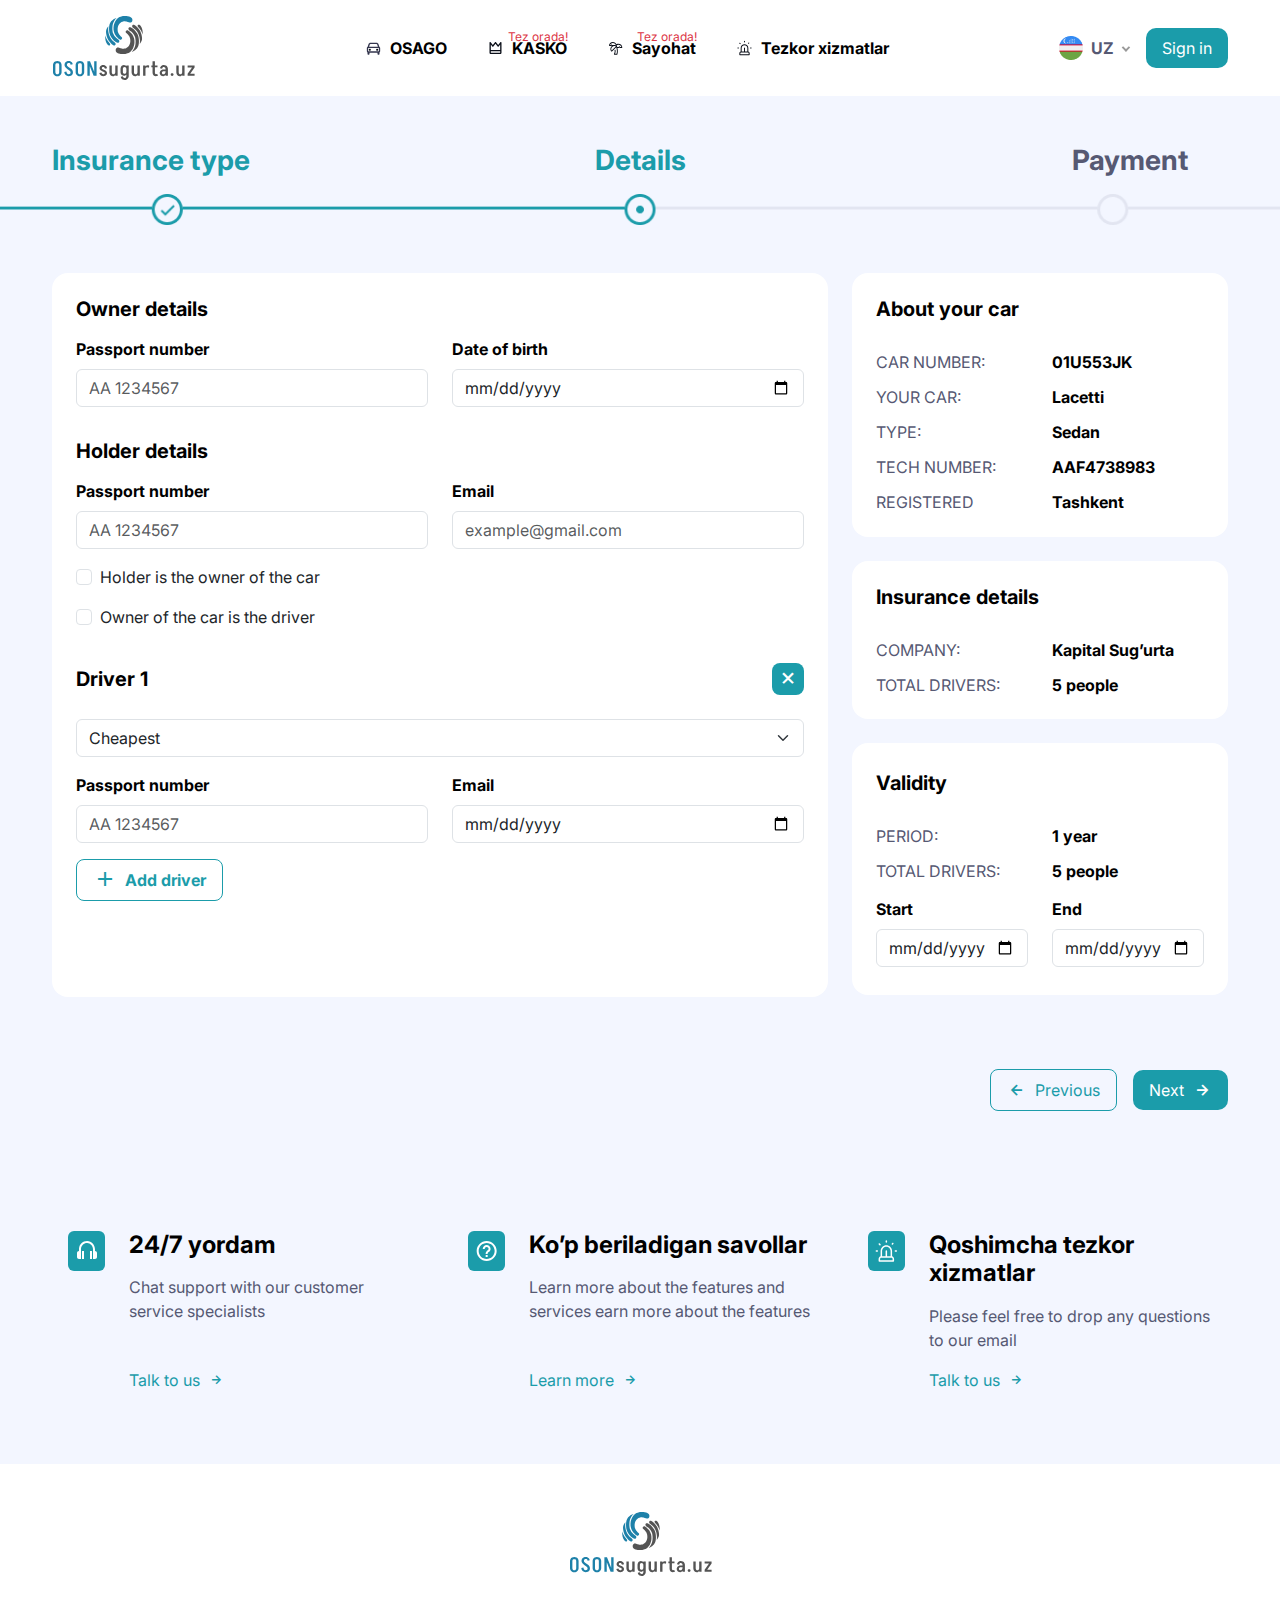
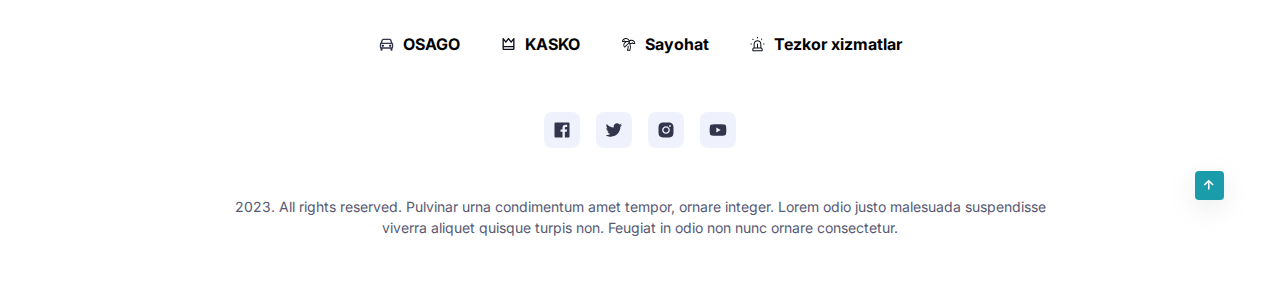
<file: details.html>
<!DOCTYPE html>
<html lang="en" class="dataFont">

<head>
    <meta charset="UTF-8">
    <meta http-equiv="X-UA-Compatible" content="IE=edge">
    <meta name="viewport" content="width=device-width, initial-scale=1.0">
    <!--================ DESCRIPTION | Omonjon ================-->
    <meta name="description" content="OsonSugʻurta, Страховой компании в Узбекистан">

    <!--================ FAVICON | Omonjon ================-->
    <link rel="shortcut icon" href="assets/images/favicon.png" type="image/x-icon">

    <!--============== BOX ICONS CSS 2.1.4v | Omonjon ==============-->
    <link rel="stylesheet" href="assets/styles/boxicons.min.css">

    <!--============== ICOMOON CSS 1.0v | Omonjon ==============-->
    <link rel="stylesheet" href="assets/styles/icon.css">

    <!--================ SWIPER CSS 8.1.1v | Omonjon ================-->
    <link rel="stylesheet" href="assets/styles/swiper-bundle.min.css">

    <!--================ BOOTSTRAP CSS 5.3v | Omonjon ===============-->
    <link rel="stylesheet" href="assets/styles/bootstrap.min.css">

    <!--================ AOS CSS ?v | Omonjon ===============-->
    <link rel="stylesheet" href="assets/styles/aos.css">

    <!--================ STYLE CSS | Omonjon ================-->
    <link rel="stylesheet" href="assets/styles/main.css?v=0.0.4">
    <link rel="stylesheet" href="assets/styles/breakpoints.css?v=0.0.2">

    <title>Oson Sugʻurta | Details</title>
</head>

<body>
<!--================ LOADER | Omonjon ================-->
<div class="load" id="load">
    <lottie-player autoplay loop mode="normal" src="assets/jsons/loader.json" class="load-gif">
    </lottie-player>
</div>

<!--================ MENUS MODAL | Omonjon ================-->
<div class="modal fade" id="exampleModal" tabindex="-1" aria-labelledby="exampleModalLabel" aria-hidden="true">
    <div class="modal-dialog modal-fullscreen">
        <div class="modal-content">
            <div class="modal-header">
                <div class="container-sm container-fluid d-flex">
                    <button type="button" class="btn-close box-shadow-none text-black px-0" data-bs-dismiss="modal"
                            aria-label="Close"></button>
                </div>
            </div>
            <div class="modal-body bg-white pt-md-5 pt-sm-3 pt-3">
                <div class="container-sm container-fluid">
                    <div class="row row-gap-3">
                        <div class="col-12">
                            <div class="d-flex flex-column align-items-center row-gap-2">
                                <h3 class="fs-5 text-black">Oson Sugʻurta</h3>
                                <ul class="d-flex flex-column align-items-center row-gap-2">
                                    <li><a class="text-black-50" href="#">OSAGO</a></li>
                                    <li class="position-relative"><p
                                            class="fs-9 text-danger fw-normal position-absolute w-max-content"
                                            style="top: -10px; right: -2px;">Tez orada!</p><a class="text-black-50"
                                                                                              href="#">KASKO</a></li>
                                    <li class="position-relative"><p
                                            class="fs-9 text-danger fw-normal position-absolute w-max-content"
                                            style="top: -10px;">Tez orada!</p><a class="text-black-50"
                                                                                 href="#">Sayohat</a></li>
                                    <li><a class="text-black-50" data-bs-toggle="modal"
                                           data-bs-target="#exampleModalServices" href="#">Tezkor xizmatlar</a></li>
                                </ul>
                            </div>
                        </div>
                    </div>
                </div>
            </div>
        </div>
    </div>
</div>

<!--================ SERVICES MODAL | Omonjon ================-->
<div class="modal fade" id="exampleModalServices" tabindex="-1" aria-labelledby="exampleModalLabel" aria-hidden="true">
    <div class="modal-dialog modal-lg modal-dialog-centered modal-dialog-scrollable">
        <div class="modal-content bg-transparent border-0">
            <div class="modal-header pe-0 border-0">
                <div class="container-sm container-fluid d-flex">
                    <button type="button" class="btn-close box-shadow-none text-black bg-white p-2"
                            data-bs-dismiss="modal"
                            aria-label="Close"></button>
                </div>
            </div>
            <div class="modal-body bg-white rounded-4 p-md-5 p-4">
                <div class="container-sm container-fluid">
                    <div class="row row-gap-4">
                        <div class="col-12 col-lg-6 col-md-12">
                            <div style="background: #F3F6FF;"
                                 class="px-sm-4 py-sm-4 p-3 d-flex align-items-stretch rounded-3 h-100">
                                <div class="row row-gap-4">
                                    <div class="col-12 col-sm-3">
                                        <div class="d-flex align-items-center justify-content-center">
                                            <img src="assets/images/svg/yevro.svg" alt="">
                                        </div>
                                    </div>
                                    <div class="col-12 col-sm-9">
                                        <div class="d-flex flex-column align-items-center align-items-sm-start row-gap-3 h-100">
                                            <h4 class="fs-4 fw-bold text-black">Yevroprotokol</h4>
                                            <p class="text-gray fs-7 text-center text-sm-start">Yevroprotokol to'ldirish
                                                namunasi</p>
                                            <a href="#!" data-bs-toggle="modal"
                                               data-bs-target="#exampleModalServicesItem"
                                               class="text-white btn-primary fs-7 d-flex align-items-center w-max-content px-3 py-2 mt-auto"><i
                                                    class='bx bx-phone me-2'></i>Call now</a>
                                        </div>
                                    </div>
                                </div>
                            </div>
                        </div>
                        <div class="col-12 col-lg-6 col-md-12">
                            <div style="background: #F3F6FF;"
                                 class="px-sm-4 py-sm-4 p-3 d-flex align-items-stretch rounded-3 h-100">
                                <div class="row row-gap-4">
                                    <div class="col-12 col-sm-3">
                                        <div class="d-flex align-items-center justify-content-center">
                                            <img src="assets/images/svg/evakuator.svg" alt="">
                                        </div>
                                    </div>
                                    <div class="col-12 col-sm-9">
                                        <div class="d-flex flex-column align-items-center align-items-sm-start row-gap-3 h-100">
                                            <h4 class="fs-4 fw-bold text-black">Evakuator</h4>
                                            <p class="text-gray fs-7 text-center text-sm-start">Evakuator kerak
                                                bo'ldimi? Tugmani bosish bilan
                                                qo'ng'iroq qiling va evakuator chaqirtiring</p>
                                            <a href="#!" data-bs-toggle="modal"
                                               data-bs-target="#exampleModalServicesItem"
                                               class="text-white btn-primary fs-7 d-flex align-items-center w-max-content px-3 py-2 mt-auto"><i
                                                    class='bx bx-phone me-2'></i>Call now</a>
                                        </div>
                                    </div>
                                </div>
                            </div>
                        </div>
                        <div class="col-12 col-lg-6 col-md-12">
                            <div style="background: #F3F6FF;"
                                 class="px-sm-4 py-sm-4 p-3 d-flex align-items-stretch rounded-3 h-100">
                                <div class="row row-gap-4">
                                    <div class="col-12 col-sm-3">
                                        <div class="d-flex align-items-center justify-content-center">
                                            <img src="assets/images/svg/benzin.svg" alt="">
                                        </div>
                                    </div>
                                    <div class="col-12 col-sm-9">
                                        <div class="d-flex flex-column align-items-center align-items-sm-start row-gap-3 h-100">
                                            <h4 class="fs-4 fw-bold text-black">Benzin</h4>
                                            <p class="text-gray fs-7 text-center text-sm-start">Yo'lda favqulodda
                                                yoqilg'ingiz tugab qoldimi?
                                                Tugmani bosish bilan qo'ng'iroq qiling va benzin etkazib berishlarini
                                                so'rang (Toshkent shahri va atrofi bo'yicha)
                                            </p>
                                            <a href="#!" data-bs-toggle="modal"
                                               data-bs-target="#exampleModalServicesItem"
                                               class="text-white btn-primary fs-7 d-flex align-items-center w-max-content px-3 py-2 mt-auto"><i
                                                    class='bx bx-phone me-2'></i>Call now</a>
                                        </div>
                                    </div>
                                </div>
                            </div>
                        </div>
                        <div class="col-12 col-lg-6 col-md-12">
                            <div style="background: #F3F6FF;"
                                 class="px-sm-4 py-sm-4 p-3 d-flex align-items-stretch rounded-3 h-100">
                                <div class="row row-gap-4">
                                    <div class="col-12 col-sm-3">
                                        <div class="d-flex align-items-center justify-content-center">
                                            <img src="assets/images/svg/rate.svg" alt="">
                                        </div>
                                    </div>
                                    <div class="col-12 col-sm-9">
                                        <div class="d-flex flex-column align-items-center align-items-sm-start row-gap-3 h-100">
                                            <h4 class="fs-4 fw-bold text-black">Baholash</h4>
                                            <p class="text-gray fs-7 text-center text-sm-start">Zararni baholash kerak
                                                bo'ldimi? Tugmani bosish
                                                bilan qo'ng'iroq qiling va baholovchi bilan bog'laning
                                            </p>
                                            <a href="#!" data-bs-toggle="modal"
                                               data-bs-target="#exampleModalServicesItem"
                                               class="text-white btn-primary fs-7 d-flex align-items-center w-max-content px-3 py-2 mt-auto"><i
                                                    class='bx bx-phone me-2'></i>Call now</a>
                                        </div>
                                    </div>
                                </div>
                            </div>
                        </div>
                    </div>
                </div>
            </div>
        </div>
    </div>
</div>

<!--================ SERVICES in ITEM MODAL | Omonjon ================-->
<div class="modal fade" id="exampleModalServicesItem" tabindex="-1" aria-labelledby="exampleModalLabel"
     aria-hidden="true">
    <div class="modal-dialog modal-dialog-centered">
        <div class="modal-content bg-transparent border-0">
            <div class="modal-header pe-0 border-0">
                <div class="container-sm container-fluid d-flex">
                    <button type="button" class="btn-close box-shadow-none text-black bg-white p-2"
                            data-bs-dismiss="modal"
                            aria-label="Close"></button>
                </div>
            </div>
            <div class="modal-body bg-white rounded-4 p-md-5 p-4">
                <div class="container-sm container-fluid">
                    <div class="row">
                        <div class="col-12">
                            <div class="position-relative">
                                <img class="position-absolute servicesModal-icon z-index-1"
                                     src="assets/images/svg/yevro.svg" alt="">
                            </div>
                            <h4 class="fs-2 fw-bold text-center text-black pt-4 mb-3">Evakuator xizmati</h4>
                            <p class="fs-7 text-gray fw-normal text-center mb-3 pb-2">Evakuator kerak bo'ldimi? Formani
                                toldirib
                                bizga jonating!</p>
                            <form action="" method="">
                                <div class="mb-3">
                                    <label for="exampleInputEmail9"
                                           class="form-label fs-7 fw-bold text-black">Ism</label>
                                    <input type="text" placeholder="John" class="form-control" id="exampleInputEmail9"
                                           aria-describedby="emailHelp">
                                </div>
                                <div class="mb-3">
                                    <label for="exampleInputPassword10" class="form-label fs-7 fw-bold text-black">Telefon
                                        raqami</label>
                                    <input type="number" placeholder="+998" class="form-control"
                                           id="exampleInputPassword10">
                                </div>
                                <div class="mb-3">
                                    <label for="exampleInputPassword11" class="form-label fs-7 fw-bold text-black">Manzil
                                        (ihtiyoriy)</label>
                                    <input type="text" placeholder="Address" class="form-control"
                                           id="exampleInputPassword11">
                                </div>
                                <button type="submit" class="btn-primary w-100 fs-7 fw-bold py-2 px-4 mt-2">Jona’tish
                                </button>
                            </form>
                        </div>
                    </div>
                </div>
            </div>
        </div>
    </div>
</div>

<!--==================== HEADER | Omonjon ====================-->
<header class="header">
    <nav class="py-3 bg-white" id="myHeader">
        <div class="container">
            <div class="d-flex align-items-center justify-content-between">
                <a class="d-flex align-items-center column-gap-2" href="index.html"><img alt="LOGO"
                                                                                         src="assets/images/svg/site-logo.svg"></a>
                <ul class="d-lg-flex d-none align-items-center column-gap-2">
                    <li class="nav-item">
                        <a class="primary-hover transition fs-7 fw-bold text-black d-flex align-items-center column-gap-2 rounded-3 px-3 py-2"
                           aria-current="page" href="#!">
                            <svg width="17" class="transition" height="16" viewbox="0 0 17 16" fill="none"
                                 xmlns="http://www.w3.org/2000/svg">
                                <path
                                        d="M14.3479 6.77063L13.4359 4.03396C13.1633 3.21596 12.4013 2.66663 11.5393 2.66663H5.46059C4.59859 2.66663 3.83659 3.21596 3.56392 4.03396L2.65192 6.77063C2.17192 6.97263 1.83325 7.44729 1.83325 7.99996V11.3333C1.83325 11.8353 2.11525 12.268 2.52592 12.4953C2.51725 12.5393 2.49992 12.5793 2.49992 12.6253V14C2.49992 14.3686 2.79792 14.6666 3.16659 14.6666H3.83325C4.20192 14.6666 4.49992 14.3686 4.49992 14V12.6666H12.4999V14C12.4999 14.3686 12.7979 14.6666 13.1666 14.6666H13.8333C14.2019 14.6666 14.4999 14.3686 14.4999 14V12.6253C14.4999 12.5793 14.4826 12.5386 14.4739 12.4953C14.8846 12.268 15.1666 11.8353 15.1666 11.3333V7.99996C15.1666 7.44729 14.8279 6.97263 14.3479 6.77063ZM3.16659 11.3333V7.99996H13.8333L13.8346 11.3333H3.16659ZM5.46059 3.99996H11.5386C11.8259 3.99996 12.0806 4.18263 12.1713 4.45596L12.9086 6.66663H4.09125L4.82792 4.45596C4.91925 4.18263 5.17392 3.99996 5.46059 3.99996Z"
                                        fill="#33354D"/>
                                <path
                                        d="M4.83325 10.6666C5.38554 10.6666 5.83325 10.2189 5.83325 9.66663C5.83325 9.11434 5.38554 8.66663 4.83325 8.66663C4.28097 8.66663 3.83325 9.11434 3.83325 9.66663C3.83325 10.2189 4.28097 10.6666 4.83325 10.6666Z"
                                        fill="#0B0F19"/>
                                <path
                                        d="M12.1667 10.6666C12.719 10.6666 13.1667 10.2189 13.1667 9.66663C13.1667 9.11434 12.719 8.66663 12.1667 8.66663C11.6145 8.66663 11.1667 9.11434 11.1667 9.66663C11.1667 10.2189 11.6145 10.6666 12.1667 10.6666Z"
                                        fill="#0B0F19"/>
                            </svg>
                            OSAGO
                        </a>
                    </li>
                    <li class="nav-item position-relative">
                        <p class="fs-9 text-danger fw-normal position-absolute" style="right: 15px;">Tez orada!</p>
                        <a class="fs-7 fw-bold text-black d-flex align-items-center column-gap-2 rounded-3 px-3 py-2"
                           aria-current="page" href="#!">
                            <svg width="17" class="transition" height="16" viewbox="0 0 17 16" fill="none"
                                 xmlns="http://www.w3.org/2000/svg">
                                <path
                                        d="M7.97933 2.25003L5.83333 4.9327L3.68733 2.25003C3.51 2.0287 3.212 1.94403 2.946 2.03736C2.67933 2.13136 2.5 2.38336 2.5 2.6667V12.6667C2.5 13.402 3.098 14 3.83333 14H13.1667C13.902 14 14.5 13.402 14.5 12.6667V2.6667C14.5 2.38336 14.3207 2.13136 14.054 2.03736C13.7873 1.94536 13.49 2.02936 13.3127 2.25003L11.1667 4.9327L9.02067 2.25003C8.76667 1.93403 8.23333 1.93403 7.97933 2.25003ZM3.83333 12.6667V11.3334H13.1673V12.6667H3.83333ZM10.646 6.4167C10.9 6.73336 11.434 6.73336 11.688 6.4167L13.1667 4.56736L13.1673 10H3.83333V4.56736L5.31267 6.4167C5.56667 6.73336 6.10067 6.73336 6.35467 6.4167L8.5 3.73403L10.646 6.4167Z"
                                        fill="#0B0F19"/>
                            </svg>

                            KASKO
                        </a>
                    </li>
                    <li class="nav-item position-relative">
                        <p class="fs-9 text-danger fw-normal position-absolute" style="right: 15px;">Tez orada!</p>
                        <a class="fs-7 fw-bold text-black d-flex align-items-center column-gap-2 rounded-3 px-3 py-2"
                           aria-current="page" href="#!">
                            <svg width="17" class="transition" height="16" viewbox="0 0 17 16" fill="none"
                                 xmlns="http://www.w3.org/2000/svg">
                                <path fill-rule="evenodd" clip-rule="evenodd"
                                      d="M2 5.565C2 3.55648 3.77586 2 5.875 2C7.52065 2 8.96761 2.95661 9.516 4.33768C10.1104 4.02124 10.777 3.85559 11.4566 3.86C13.555 3.86079 15.33 5.41699 15.33 7.425C15.33 7.68181 15.1218 7.89 14.865 7.89H13.005C12.8817 7.89 12.7634 7.84101 12.6762 7.7538L12.385 7.46261L12.0938 7.7538C12.0066 7.84101 11.8883 7.89 11.765 7.89H10.4058C10.4892 8.24608 10.5681 8.62342 10.6346 9.01299C10.912 10.6374 11.0016 12.59 10.342 14.4039C10.2752 14.5877 10.1005 14.71 9.905 14.71H7.425C7.26964 14.71 7.12455 14.6324 7.03828 14.5032C6.95201 14.374 6.93597 14.2103 6.99552 14.0668C7.50233 12.8455 7.87068 11.7144 7.58903 10.3062C7.53866 10.0544 7.70198 9.80939 7.95381 9.75903C8.20563 9.70866 8.4506 9.87198 8.50097 10.1238C8.78248 11.5313 8.50965 12.7016 8.10917 13.78H9.57088C10.0393 12.2664 9.96621 10.624 9.71788 9.16951C9.59613 8.45637 9.43803 7.81214 9.28569 7.25732L4.98899 11.5602C4.90168 11.6477 4.78311 11.6969 4.65948 11.6968C4.53585 11.6967 4.41735 11.6474 4.33016 11.5598C2.91308 10.1354 3.06234 7.78205 4.548 6.2964C4.6457 6.19869 4.74718 6.10673 4.85191 6.02059C4.76328 6.00248 4.68112 5.95873 4.6162 5.8938L4.325 5.60261L4.0338 5.8938C3.9466 5.98101 3.82833 6.03 3.705 6.03H2.465C2.20819 6.03 2 5.82181 2 5.565ZM7.1703 6.03H7.425C7.44737 6.03 7.46937 6.02842 7.4909 6.02537C7.958 6.04569 8.40653 6.18513 8.78774 6.44005L4.69298 10.5402C4.011 9.51104 4.15713 8.00248 5.2056 6.954C5.77586 6.38375 6.48104 6.07952 7.1703 6.03ZM8.81365 5.39232C8.29105 5.15768 7.71755 5.06265 7.14281 5.1H5.13761L4.6538 4.61619C4.47221 4.4346 4.17779 4.4346 3.9962 4.61619L3.51239 5.1H2.97645C3.21958 3.89363 4.39107 2.93 5.875 2.93C7.47704 2.93 8.71493 4.05314 8.81365 5.39232ZM10.1682 6.96H11.5724L12.0562 6.4762C12.2378 6.2946 12.5322 6.2946 12.7138 6.4762L13.1976 6.96H14.3535C14.1104 5.75363 12.9389 4.79 11.455 4.79H11.4518C10.8434 4.78581 10.2485 4.95823 9.73831 5.28405C9.74439 5.35676 9.74813 5.43015 9.74946 5.50418C9.7866 5.64557 9.84162 5.83158 9.90747 6.05421C9.98354 6.31139 10.0741 6.61744 10.1682 6.96Z"
                                      fill="#0B0F19"/>
                            </svg>
                            Sayohat
                        </a>
                    </li>
                    <li class="nav-item">
                        <a class="primary-hover transition fs-7 fw-bold text-black d-flex align-items-center column-gap-2 rounded-3 px-3 py-2"
                           data-bs-toggle="modal" data-bs-target="#exampleModalServices" href="#!">
                            <svg width="17" class="transition" height="16" viewbox="0 0 17 16" fill="none"
                                 xmlns="http://www.w3.org/2000/svg">
                                <path fill-rule="evenodd" clip-rule="evenodd"
                                      d="M8.50016 0.833374C8.77631 0.833374 9.00016 1.05723 9.00016 1.33337V2.00004C9.00016 2.27618 8.77631 2.50004 8.50016 2.50004C8.22402 2.50004 8.00016 2.27618 8.00016 2.00004V1.33337C8.00016 1.05723 8.22402 0.833374 8.50016 0.833374ZM13.187 2.64649C13.3823 2.84175 13.3823 3.15833 13.187 3.35359L12.8537 3.68693C12.6585 3.88219 12.3419 3.88219 12.1466 3.68693C11.9513 3.49167 11.9513 3.17508 12.1466 2.97982L12.4799 2.64649C12.6752 2.45123 12.9918 2.45123 13.187 2.64649ZM3.43261 2.93249C3.62787 2.73723 3.94445 2.73723 4.13972 2.93249L4.61105 3.40382C4.80631 3.59908 4.80631 3.91567 4.61105 4.11093C4.41579 4.30619 4.09921 4.30619 3.90394 4.11093L3.43261 3.63959C3.23735 3.44433 3.23735 3.12775 3.43261 2.93249ZM8.50016 5.16671C7.74872 5.16671 7.02805 5.46522 6.49669 5.99657C5.96534 6.52792 5.66683 7.24859 5.66683 8.00004V11.5H8.00016V8.00004C8.00016 7.7239 8.22402 7.50004 8.50016 7.50004C8.77631 7.50004 9.00016 7.7239 9.00016 8.00004V11.5H11.3335V8.00004C11.3335 7.24859 11.035 6.52792 10.5036 5.99657C9.97228 5.46522 9.25161 5.16671 8.50016 5.16671ZM12.3335 11.5695V8.00004C12.3335 6.98338 11.9296 6.00835 11.2107 5.28946C10.4918 4.57057 9.51682 4.16671 8.50016 4.16671C7.4835 4.16671 6.50848 4.57057 5.78959 5.28946C5.0707 6.00835 4.66683 6.98338 4.66683 8.00004V11.5695C4.36846 11.6541 4.09365 11.8138 3.87047 12.037C3.52665 12.3808 3.3335 12.8471 3.3335 13.3334V14.6667C3.3335 14.9428 3.55735 15.1667 3.8335 15.1667H13.1668C13.443 15.1667 13.6668 14.9428 13.6668 14.6667V13.3334C13.6668 12.8471 13.4737 12.3808 13.1299 12.037C12.9067 11.8138 12.6319 11.6541 12.3335 11.5695ZM5.16683 12.5C4.94582 12.5 4.73385 12.5878 4.57757 12.7441C4.42129 12.9004 4.3335 13.1124 4.3335 13.3334V14.1667H12.6668V13.3334C12.6668 13.1124 12.579 12.9004 12.4228 12.7441C12.2665 12.5878 12.0545 12.5 11.8335 12.5H5.16683ZM1.3335 8.00004C1.3335 7.7239 1.55735 7.50004 1.8335 7.50004H2.50016C2.77631 7.50004 3.00016 7.7239 3.00016 8.00004C3.00016 8.27618 2.77631 8.50004 2.50016 8.50004H1.8335C1.55735 8.50004 1.3335 8.27618 1.3335 8.00004ZM14.0002 8.00004C14.0002 7.7239 14.224 7.50004 14.5002 7.50004H15.1668C15.443 7.50004 15.6668 7.7239 15.6668 8.00004C15.6668 8.27618 15.443 8.50004 15.1668 8.50004H14.5002C14.224 8.50004 14.0002 8.27618 14.0002 8.00004Z"
                                      fill="#0B0F19"/>
                            </svg>
                            Tezkor xizmatlar
                        </a>
                    </li>
                </ul>
                <div class="d-flex align-items-center column-gap-sm-3 column-gap-2">
                    <li class="nav-item-top dropdown">
                        <!-- Language -->

                        <a class="nav-link-sm d-flex align-items-center text-gray fw-bold column-gap-2 dropdown-toggle dropdown-arrow dropdown-toggle-not pe-3"
                           href="#" id="navbarDropdownLang" role="button" data-bs-toggle="dropdown"
                           aria-expanded="false">
                            <img src="assets/images/UZ.png" alt=""> UZ
                        </a>
                        <ul class="dropdown-menu dropdown-transition" aria-labelledby="navbarDropdownLang"
                            style="min-width: auto">

                            <li>
                                <a class="ru dropdown-item dropdown-item-language" href="#">Русский</a>
                            </li>
                            <li>
                                <a class="en dropdown-item dropdown-item-language" href="#">English</a>
                            </li>
                            <li>
                                <a class="uz dropdown-item dropdown-item-language" href="#">O`zbekcha</a>
                            </li>
                        </ul>
                        <!-- End Language -->
                    </li>
                    <a href="profile.html" class="btn-primary py-sm-2 px-sm-3 py-1 px-2">
                        <span class="d-none d-sm-block">Sign in</span><i class="bx bx-user d-sm-none"></i>
                    </a>
                </div>
                <button type="button"
                        class="outline-none border-none bg-transparent d-lg-none d-flex align-items-center justify-content-center"
                        data-bs-toggle="modal" data-bs-target="#exampleModal">
                    <i class="fs-3 text-primary bx bx-menu"></i>
                </button>
            </div>
        </div>
    </nav>
</header>
<!--==================== MAIN ====================-->
<main>
    <!--==================== DETAILS ====================-->
    <section class="details py-5" style="background-color: #F3F6FF;">
        <div class="container d-none d-xl-block">
            <div class="row">
                <div class="col-4">
                    <h4 class="text-xxl-start text-primary fw-bold fs-3">Insurance type</h4>
                </div>
                <div class="col-4">
                    <h4 class="text-xxl-center text-center text-primary fw-bold fs-3">Details </h4>
                </div>
                <div class="col-4">
                    <h4 class="text-xxl-end text-lg-end text-gray fw-bold pe-xxl-4 pe-lg-4 me-xxl-3 me-lg-3 fs-3">Payment</h4>
                </div>
            </div>
        </div>
        <div class="d-none d-xl-flex mt-3 mb-5 pb-4 line-self">
<!--            <img class="w-100" src="./assets/images/line-top-1.png" alt="">-->
        </div>

<!--        <div class="progress-bar mb-4">-->
<!--            <div class="step complete">-->
<!--                <span class="label">Edit any step title</span>-->
<!--                <span class="icon"></span>-->
<!--                <span class="line"></span>-->
<!--            </div>-->
<!--            <div class="step active">-->
<!--                <span class="label">And they all will</span>-->
<!--                <span class="icon"></span>-->
<!--                <span class="line"></span>-->
<!--            </div>-->
<!--            <div class="step">-->
<!--                <span class="label">Auto-resize to</span>-->
<!--                <span class="icon"></span>-->
<!--                <span class="line"></span>-->
<!--            </div>-->
<!--        </div>-->

        <div class="container">
            <div class="row row-gap-3">
                <div class="col-12 col-xl-8 col-lg-7">
                    <div class="d-flex flex-column align-items-start justify-content-center bg-white rounded-4 p-4 pb-lg-5">
                        <h4 class="fs-5 text-black fw-bold mb-3">Owner details</h4>
                        <div class="col-12">
                            <div class="row">
                                <div class="col-sm-6 col-12">
                                    <div class="">
                                        <label for="exampleInputPassword1" class="form-label text-black fw-bolder">Passport
                                            number</label>
                                        <input type="password" class="form-control" placeholder="AA 1234567"
                                               id="exampleInputPassword1">
                                    </div>
                                </div>
                                <div class="col-sm-6 col-12">
                                    <div class="">
                                        <label for="exampleInputPassword2"
                                               class="form-label text-black fw-bolder mt-sm-0 mt-3">Date
                                            of birth</label>
                                        <input type="date" class="form-control" placeholder="23.12.1987"
                                               id="exampleInputPassword2">
                                    </div>
                                </div>
                            </div>
                        </div>
                        <h4 class="fs-5 text-black fw-bold mt-4 mb-3 mt-4 pt-2 mb-3">Holder details</h4>
                        <div class="col-12">
                            <div class="row">
                                <div class="col-sm-6 col-12">
                                    <div class="">
                                        <label for="exampleInputPassword3" class="form-label text-black fw-bolder">Passport
                                            number</label>
                                        <input type="password" class="form-control" placeholder="AA 1234567"
                                               id="exampleInputPassword3">
                                    </div>
                                </div>
                                <div class="col-sm-6 col-12">
                                    <div class="mb-3">
                                        <label for="exampleInputPassword4"
                                               class="form-label text-black fw-bolder mt-sm-0 mt-3">Email</label>
                                        <input type="email" class="form-control" placeholder="example@gmail.com"
                                               id="exampleInputPassword4">
                                    </div>
                                </div>
                                <div class="col-12">
                                    <div class="mb-3 form-check">
                                        <input type="checkbox" class="form-check-input" id="exampleCheck1">
                                        <label class="form-check-label" for="exampleCheck1">Holder is the owner of the
                                            car</label>
                                    </div>
                                    <div class="form-check">
                                        <input type="checkbox" class="form-check-input" id="exampleCheck2">
                                        <label class="form-check-label" for="exampleCheck2">Owner of the car is the
                                            driver</label>
                                    </div>
                                </div>
                            </div>
                        </div>
                        <div class="col-12 pb-2">
                            <div class="d-flex align-items-center justify-content-between mt-4 pt-2 mb-3">
                                <h4 class="fs-5 text-black fw-bold">Driver 1</h4>
                                <button type="button"
                                        class="d-flex align-items-center bg-primary outline-none border-0 rounded-3 p-1">
                                    <i class='bx bx-x fs-4 text-white'></i></button>
                            </div>
                        </div>
                        <div class="col-12">
                            <div class="row">
                                <div class="col-12">
                                    <div class="mb-3">
                                        <select class="form-select" aria-label="Default select example">
                                            <option selected>Cheapest</option>
                                            <option value="1">One</option>
                                            <option value="2">Two</option>
                                            <option value="3">Three</option>
                                        </select>
                                    </div>
                                </div>
                                <div class="col-sm-6 col-12">
                                    <div class="">
                                        <label for="exampleInputPassword5" class="form-label text-black fw-bolder">Passport
                                            number</label>
                                        <input type="password" class="form-control" placeholder="AA 1234567"
                                               id="exampleInputPassword5">
                                    </div>
                                </div>
                                <div class="col-sm-6 col-12">
                                    <div class="mb-3">
                                        <label for="exampleInputPassword6"
                                               class="form-label text-black fw-bolder mt-sm-0 mt-3">Email</label>
                                        <input type="date" class="form-control" placeholder="example@gmail.com"
                                               id="exampleInputPassword6">
                                    </div>
                                </div>
                                <div class="col-12">
                                    <button type="button"
                                            class="d-flex border fw-bold fs-7 text-primary border-1 border-primary rounded-3 bg-transparent outline-none align-items-center py-2 px-3 mb-lg-5 mb-3">
                                        <i class='bx bx-plus fs-4 me-2'></i> Add driver
                                    </button>
                                </div>
                            </div>
                        </div>
                    </div>
                </div>
                <div class="col-12 col-xl-4 col-lg-5">
                    <div class="row row-gap-lg-0 row-gap-3">
                        <div class="col-12 col-xl-12 col-lg-12 col-md-6">
                            <div class="d-flex flex-column align-items-start justify-content-center bg-white rounded-4 p-4 mb-lg-3 mb-0">
                                <h4 class="fs-5 text-black fw-bold mb-3 pb-3">About your car</h4>
                                <div class="col-12">
                                    <div class="row row-gap-3">
                                        <div class="col-6">
                                            <h4 class="fs-7 text-gray fw-normal">CAR NUMBER:</h4>
                                        </div>
                                        <div class="col-6">
                                            <h4 class="fs-7 fw-bold text-black">01U553JK</h4>
                                        </div>
                                        <div class="col-6">
                                            <h4 class="fs-7 text-gray fw-normal">YOUR CAR:</h4>
                                        </div>
                                        <div class="col-6">
                                            <h4 class="fs-7 fw-bold text-black">Lacetti</h4>
                                        </div>
                                        <div class="col-6">
                                            <h4 class="fs-7 text-gray fw-normal">TYPE:</h4>
                                        </div>
                                        <div class="col-6">
                                            <h4 class="fs-7 fw-bold text-black">Sedan</h4>
                                        </div>
                                        <div class="col-6">
                                            <h4 class="fs-7 text-gray fw-normal">TECH NUMBER:</h4>
                                        </div>
                                        <div class="col-6">
                                            <h4 class="fs-7 fw-bold text-black">AAF4738983</h4>
                                        </div>
                                        <div class="col-6">
                                            <h4 class="fs-7 text-gray fw-normal">REGISTERED</h4>
                                        </div>
                                        <div class="col-6">
                                            <h4 class="fs-7 fw-bold text-black">Tashkent</h4>
                                        </div>
                                    </div>
                                </div>
                            </div>
                        </div>
                        <div class="col-12 col-xl-12 col-lg-12 col-md-6 order-md-1 order-lg-0">
                            <div class="d-flex flex-column align-items-start justify-content-center bg-white rounded-4 p-4 mt-lg-2 mb-lg-3 mt-0 mb-0">
                                <h4 class="fs-5 text-black fw-bold mb-3 pb-3">Insurance details</h4>
                                <div class="col-12">
                                    <div class="row row-gap-3">
                                        <div class="col-6">
                                            <h4 class="fs-7 text-gray fw-normal">COMPANY:</h4>
                                        </div>
                                        <div class="col-6">
                                            <h4 class="fs-7 fw-bold text-black">Kapital Sug’urta</h4>
                                        </div>
                                        <div class="col-6">
                                            <h4 class="fs-7 text-gray fw-normal">TOTAL DRIVERS:</h4>
                                        </div>
                                        <div class="col-6">
                                            <h4 class="fs-7 fw-bold text-black">5 people</h4>
                                        </div>
                                    </div>
                                </div>
                            </div>
                        </div>
                        <div class="col-12 col-xl-12 col-lg-12 col-md-6">
                            <div class="d-flex flex-column align-items-lg-start align-items-start align-items-md-stretch h-100 justify-content-center bg-white rounded-4 p-4 mt-lg-2 mt-0">
                                <h4 class="fs-5 text-black fw-bold mb-3 pb-3">Validity</h4>
                                <div class="col-12">
                                    <div class="row row-gap-3">
                                        <div class="col-6">
                                            <h4 class="fs-7 text-gray fw-normal">PERIOD:</h4>
                                        </div>
                                        <div class="col-6">
                                            <h4 class="fs-7 fw-bold text-black">1 year</h4>
                                        </div>
                                        <div class="col-6">
                                            <h4 class="fs-7 text-gray fw-normal">TOTAL DRIVERS:</h4>
                                        </div>
                                        <div class="col-6">
                                            <h4 class="fs-7 fw-bold text-black">5 people</h4>
                                        </div>
                                        <div class="col-sm-6 col-12">
                                            <div class="">
                                                <label for="exampleInputPassword7"
                                                       class="form-label text-black fw-bolder text-sm-start text-center">Start
                                                </label>
                                                <input type="date" class="form-control" placeholder="AA 1234567"
                                                       id="exampleInputPassword7">
                                            </div>
                                        </div>
                                        <div class="col-sm-6 col-12">
                                            <div class="">
                                                <label for="exampleInputPassword8"
                                                       class="form-label text-black fw-bolder text-sm-start text-center">End
                                                </label>
                                                <input type="date" class="form-control" placeholder="AA 1234567"
                                                       id="exampleInputPassword8">
                                            </div>
                                        </div>
                                    </div>
                                </div>
                            </div>
                        </div>
                    </div>
                </div>
            </div>
            <div class="col-12">
                <div class="d-flex align-items-center justify-content-end mt-5 pt-sm-4">
                    <a href="index.html"
                       class="fs-7 d-flex align-items-center bg-transparent text-primary border border-1 rounded-3 border-primary outline-none py-2 px-3">
                        <i class='bx bx-left-arrow-alt fs-5 me-2'></i>Previous
                    </a>
                    <a href="payment.html" class="d-flex align-items-center text-white fs-7 btn-primary ms-3 py-2 px-3">
                        Next <i class='bx bx-right-arrow-alt fs-5 ms-2'></i></a>
                </div>
            </div>
        </div>
    </section>
    <!--==================== MAIN BOTTOM ====================-->
    <section class="mainBottom py-5" style="background-color: #F3F6FF;">
        <div class="container">
            <div class="row">
                <div class="col-12 col-lg-4 col-md-6">
                    <div class="px-3 py-4 d-flex align-items-stretch h-100">
                        <div class="row">
                            <div class="col-2">
                                <div class="bg-primary rounded-2 d-flex align-items-center justify-content-center px-3 py-2">
                                    <img src="assets/images/svg/headphone.svg" alt="">
                                </div>
                            </div>
                            <div class="col-10">
                                <div class="d-flex flex-column row-gap-3 h-100">
                                    <h4 class="fs-4 fw-bold text-black">24/7 yordam</h4>
                                    <p class="text-gray fs-7">Chat support with our customer service specialists</p>
                                    <a href="#"
                                       class="text-primary fs-7 mt-auto d-flex align-items-center column-gap-2">Talk
                                        to us
                                        <i class="bx bx-right-arrow-alt"></i></a>
                                </div>
                            </div>
                        </div>
                    </div>
                </div>
                <div class="col-12 col-lg-4 col-md-6">
                    <div class="px-3 py-4 d-flex align-items-stretch h-100">
                        <div class="row">
                            <div class="col-2">
                                <div class="bg-primary rounded-2 d-flex align-items-center justify-content-center px-3 py-2">
                                    <img src="assets/images/svg/help-circle.svg" alt="">
                                </div>
                            </div>
                            <div class="col-10">
                                <div class="d-flex flex-column row-gap-3 h-100">
                                    <h4 class="fs-4 fw-bold text-black">Ko’p beriladigan savollar</h4>
                                    <p class="text-gray fs-7">Learn more about the features and services earn more
                                        about the features </p>
                                    <a href="#"
                                       class="text-primary mt-auto fs-7 d-flex align-items-center column-gap-2">Learn
                                        more
                                        <i class="bx bx-right-arrow-alt"></i></a>
                                </div>
                            </div>
                        </div>
                    </div>
                </div>
                <div class="col-12 col-lg-4 col-md-6">
                    <div class="px-3 py-4 d-flex align-items-stretch h-100">
                        <div class="row">
                            <div class="col-2">
                                <div class="bg-primary rounded-2 d-flex align-items-center justify-content-center px-3 py-2">
                                    <img src="assets/images/svg/siren.svg" alt="">
                                </div>
                            </div>
                            <div class="col-10">
                                <div class="d-flex flex-column row-gap-3 h-100">
                                    <h4 class="fs-4 fw-bold text-black">Qoshimcha tezkor xizmatlar</h4>
                                    <p class="text-gray fs-7">Please feel free to drop any questions to our email
                                    </p>
                                    <a href="#"
                                       class="text-primary mt-auto fs-7 d-flex align-items-center column-gap-2">Talk
                                        to us
                                        <i class="bx bx-right-arrow-alt"></i></a>
                                </div>
                            </div>
                        </div>
                    </div>
                </div>
            </div>
        </div>
    </section>
</main>

<!--================ FOOTER | Omonjon ================-->
<footer class="py-5">
    <div class="container">
        <div class="d-flex flex-column align-items-center">
            <div class="d-flex">
                <img src="assets/images/svg/site-logo.svg" alt="">
            </div>
            <ul class="d-flex align-items-center flex-wrap justify-content-center column-gap-2 row-gap-1 mt-5">
                <li class="nav-item">
                    <a class="primary-hover transition fs-7 fw-bold text-black d-flex align-items-center column-gap-2 rounded-3 px-3 py-2"
                       aria-current="page" href="#!">
                        <svg width="17" class="transition" height="16" viewbox="0 0 17 16" fill="none"
                             xmlns="http://www.w3.org/2000/svg">
                            <path
                                    d="M14.3479 6.77063L13.4359 4.03396C13.1633 3.21596 12.4013 2.66663 11.5393 2.66663H5.46059C4.59859 2.66663 3.83659 3.21596 3.56392 4.03396L2.65192 6.77063C2.17192 6.97263 1.83325 7.44729 1.83325 7.99996V11.3333C1.83325 11.8353 2.11525 12.268 2.52592 12.4953C2.51725 12.5393 2.49992 12.5793 2.49992 12.6253V14C2.49992 14.3686 2.79792 14.6666 3.16659 14.6666H3.83325C4.20192 14.6666 4.49992 14.3686 4.49992 14V12.6666H12.4999V14C12.4999 14.3686 12.7979 14.6666 13.1666 14.6666H13.8333C14.2019 14.6666 14.4999 14.3686 14.4999 14V12.6253C14.4999 12.5793 14.4826 12.5386 14.4739 12.4953C14.8846 12.268 15.1666 11.8353 15.1666 11.3333V7.99996C15.1666 7.44729 14.8279 6.97263 14.3479 6.77063ZM3.16659 11.3333V7.99996H13.8333L13.8346 11.3333H3.16659ZM5.46059 3.99996H11.5386C11.8259 3.99996 12.0806 4.18263 12.1713 4.45596L12.9086 6.66663H4.09125L4.82792 4.45596C4.91925 4.18263 5.17392 3.99996 5.46059 3.99996Z"
                                    fill="#33354D"/>
                            <path
                                    d="M4.83325 10.6666C5.38554 10.6666 5.83325 10.2189 5.83325 9.66663C5.83325 9.11434 5.38554 8.66663 4.83325 8.66663C4.28097 8.66663 3.83325 9.11434 3.83325 9.66663C3.83325 10.2189 4.28097 10.6666 4.83325 10.6666Z"
                                    fill="#0B0F19"/>
                            <path
                                    d="M12.1667 10.6666C12.719 10.6666 13.1667 10.2189 13.1667 9.66663C13.1667 9.11434 12.719 8.66663 12.1667 8.66663C11.6145 8.66663 11.1667 9.11434 11.1667 9.66663C11.1667 10.2189 11.6145 10.6666 12.1667 10.6666Z"
                                    fill="#0B0F19"/>
                        </svg>
                        OSAGO
                    </a>
                </li>
                <li class="nav-item">
                    <a class="primary-hover transition fs-7 fw-bold text-black d-flex align-items-center column-gap-2 rounded-3 px-3 py-2"
                       aria-current="page" href="#!">
                        <svg width="17" class="transition" height="16" viewbox="0 0 17 16" fill="none"
                             xmlns="http://www.w3.org/2000/svg">
                            <path
                                    d="M7.97933 2.25003L5.83333 4.9327L3.68733 2.25003C3.51 2.0287 3.212 1.94403 2.946 2.03736C2.67933 2.13136 2.5 2.38336 2.5 2.6667V12.6667C2.5 13.402 3.098 14 3.83333 14H13.1667C13.902 14 14.5 13.402 14.5 12.6667V2.6667C14.5 2.38336 14.3207 2.13136 14.054 2.03736C13.7873 1.94536 13.49 2.02936 13.3127 2.25003L11.1667 4.9327L9.02067 2.25003C8.76667 1.93403 8.23333 1.93403 7.97933 2.25003ZM3.83333 12.6667V11.3334H13.1673V12.6667H3.83333ZM10.646 6.4167C10.9 6.73336 11.434 6.73336 11.688 6.4167L13.1667 4.56736L13.1673 10H3.83333V4.56736L5.31267 6.4167C5.56667 6.73336 6.10067 6.73336 6.35467 6.4167L8.5 3.73403L10.646 6.4167Z"
                                    fill="#0B0F19"/>
                        </svg>
                        KASKO
                    </a>
                </li>
                <li class="nav-item">
                    <a class="primary-hover transition fs-7 fw-bold text-black d-flex align-items-center column-gap-2 rounded-3 px-3 py-2"
                       aria-current="page" href="#!">
                        <svg width="17" class="transition" height="16" viewbox="0 0 17 16" fill="none"
                             xmlns="http://www.w3.org/2000/svg">
                            <path fill-rule="evenodd" clip-rule="evenodd"
                                  d="M2 5.565C2 3.55648 3.77586 2 5.875 2C7.52065 2 8.96761 2.95661 9.516 4.33768C10.1104 4.02124 10.777 3.85559 11.4566 3.86C13.555 3.86079 15.33 5.41699 15.33 7.425C15.33 7.68181 15.1218 7.89 14.865 7.89H13.005C12.8817 7.89 12.7634 7.84101 12.6762 7.7538L12.385 7.46261L12.0938 7.7538C12.0066 7.84101 11.8883 7.89 11.765 7.89H10.4058C10.4892 8.24608 10.5681 8.62342 10.6346 9.01299C10.912 10.6374 11.0016 12.59 10.342 14.4039C10.2752 14.5877 10.1005 14.71 9.905 14.71H7.425C7.26964 14.71 7.12455 14.6324 7.03828 14.5032C6.95201 14.374 6.93597 14.2103 6.99552 14.0668C7.50233 12.8455 7.87068 11.7144 7.58903 10.3062C7.53866 10.0544 7.70198 9.80939 7.95381 9.75903C8.20563 9.70866 8.4506 9.87198 8.50097 10.1238C8.78248 11.5313 8.50965 12.7016 8.10917 13.78H9.57088C10.0393 12.2664 9.96621 10.624 9.71788 9.16951C9.59613 8.45637 9.43803 7.81214 9.28569 7.25732L4.98899 11.5602C4.90168 11.6477 4.78311 11.6969 4.65948 11.6968C4.53585 11.6967 4.41735 11.6474 4.33016 11.5598C2.91308 10.1354 3.06234 7.78205 4.548 6.2964C4.6457 6.19869 4.74718 6.10673 4.85191 6.02059C4.76328 6.00248 4.68112 5.95873 4.6162 5.8938L4.325 5.60261L4.0338 5.8938C3.9466 5.98101 3.82833 6.03 3.705 6.03H2.465C2.20819 6.03 2 5.82181 2 5.565ZM7.1703 6.03H7.425C7.44737 6.03 7.46937 6.02842 7.4909 6.02537C7.958 6.04569 8.40653 6.18513 8.78774 6.44005L4.69298 10.5402C4.011 9.51104 4.15713 8.00248 5.2056 6.954C5.77586 6.38375 6.48104 6.07952 7.1703 6.03ZM8.81365 5.39232C8.29105 5.15768 7.71755 5.06265 7.14281 5.1H5.13761L4.6538 4.61619C4.47221 4.4346 4.17779 4.4346 3.9962 4.61619L3.51239 5.1H2.97645C3.21958 3.89363 4.39107 2.93 5.875 2.93C7.47704 2.93 8.71493 4.05314 8.81365 5.39232ZM10.1682 6.96H11.5724L12.0562 6.4762C12.2378 6.2946 12.5322 6.2946 12.7138 6.4762L13.1976 6.96H14.3535C14.1104 5.75363 12.9389 4.79 11.455 4.79H11.4518C10.8434 4.78581 10.2485 4.95823 9.73831 5.28405C9.74439 5.35676 9.74813 5.43015 9.74946 5.50418C9.7866 5.64557 9.84162 5.83158 9.90747 6.05421C9.98354 6.31139 10.0741 6.61744 10.1682 6.96Z"
                                  fill="#0B0F19"/>
                        </svg>
                        Sayohat
                    </a>
                </li>
                <li class="nav-item">
                    <a class="primary-hover transition fs-7 fw-bold text-black d-flex align-items-center column-gap-2 rounded-3 px-3 py-2"
                       aria-current="page" href="#!">
                        <svg width="17" class="transition" height="16" viewbox="0 0 17 16" fill="none"
                             xmlns="http://www.w3.org/2000/svg">
                            <path fill-rule="evenodd" clip-rule="evenodd"
                                  d="M8.50016 0.833374C8.77631 0.833374 9.00016 1.05723 9.00016 1.33337V2.00004C9.00016 2.27618 8.77631 2.50004 8.50016 2.50004C8.22402 2.50004 8.00016 2.27618 8.00016 2.00004V1.33337C8.00016 1.05723 8.22402 0.833374 8.50016 0.833374ZM13.187 2.64649C13.3823 2.84175 13.3823 3.15833 13.187 3.35359L12.8537 3.68693C12.6585 3.88219 12.3419 3.88219 12.1466 3.68693C11.9513 3.49167 11.9513 3.17508 12.1466 2.97982L12.4799 2.64649C12.6752 2.45123 12.9918 2.45123 13.187 2.64649ZM3.43261 2.93249C3.62787 2.73723 3.94445 2.73723 4.13972 2.93249L4.61105 3.40382C4.80631 3.59908 4.80631 3.91567 4.61105 4.11093C4.41579 4.30619 4.09921 4.30619 3.90394 4.11093L3.43261 3.63959C3.23735 3.44433 3.23735 3.12775 3.43261 2.93249ZM8.50016 5.16671C7.74872 5.16671 7.02805 5.46522 6.49669 5.99657C5.96534 6.52792 5.66683 7.24859 5.66683 8.00004V11.5H8.00016V8.00004C8.00016 7.7239 8.22402 7.50004 8.50016 7.50004C8.77631 7.50004 9.00016 7.7239 9.00016 8.00004V11.5H11.3335V8.00004C11.3335 7.24859 11.035 6.52792 10.5036 5.99657C9.97228 5.46522 9.25161 5.16671 8.50016 5.16671ZM12.3335 11.5695V8.00004C12.3335 6.98338 11.9296 6.00835 11.2107 5.28946C10.4918 4.57057 9.51682 4.16671 8.50016 4.16671C7.4835 4.16671 6.50848 4.57057 5.78959 5.28946C5.0707 6.00835 4.66683 6.98338 4.66683 8.00004V11.5695C4.36846 11.6541 4.09365 11.8138 3.87047 12.037C3.52665 12.3808 3.3335 12.8471 3.3335 13.3334V14.6667C3.3335 14.9428 3.55735 15.1667 3.8335 15.1667H13.1668C13.443 15.1667 13.6668 14.9428 13.6668 14.6667V13.3334C13.6668 12.8471 13.4737 12.3808 13.1299 12.037C12.9067 11.8138 12.6319 11.6541 12.3335 11.5695ZM5.16683 12.5C4.94582 12.5 4.73385 12.5878 4.57757 12.7441C4.42129 12.9004 4.3335 13.1124 4.3335 13.3334V14.1667H12.6668V13.3334C12.6668 13.1124 12.579 12.9004 12.4228 12.7441C12.2665 12.5878 12.0545 12.5 11.8335 12.5H5.16683ZM1.3335 8.00004C1.3335 7.7239 1.55735 7.50004 1.8335 7.50004H2.50016C2.77631 7.50004 3.00016 7.7239 3.00016 8.00004C3.00016 8.27618 2.77631 8.50004 2.50016 8.50004H1.8335C1.55735 8.50004 1.3335 8.27618 1.3335 8.00004ZM14.0002 8.00004C14.0002 7.7239 14.224 7.50004 14.5002 7.50004H15.1668C15.443 7.50004 15.6668 7.7239 15.6668 8.00004C15.6668 8.27618 15.443 8.50004 15.1668 8.50004H14.5002C14.224 8.50004 14.0002 8.27618 14.0002 8.00004Z"
                                  fill="#0B0F19"/>
                        </svg>
                        Tezkor xizmatlar
                    </a>
                </li>
            </ul>
            <ul class="d-flex align-items-center flex-wrap column-gap-3 row-gap-3 mt-5">
                <li><a href="#!" class="rounded-3 bg-gray d-flex align-items-center text-gray fs-4 p-2"><img
                        src="assets/images/svg/facebook.svg" alt=""></a></li>
                <li><a href="#!" class="rounded-3 bg-gray d-flex align-items-center text-gray fs-4 p-2"><img
                        src="assets/images/svg/twitter.svg" alt=""></a></li>
                <li><a href="#!" class="rounded-3 bg-gray d-flex align-items-center text-gray fs-4 p-2"><img
                        src="assets/images/svg/instagram.svg" alt=""></a></li>
                <li><a href="#!" class="rounded-3 bg-gray d-flex align-items-center text-gray fs-4 p-2"><img
                        src="assets/images/svg/youtube.svg" alt=""></a></li>

            </ul>
            <p class="fs-8 text-gray text-center mt-5">2023. All rights reserved. Pulvinar urna condimentum amet tempor,
                ornare
                integer. Lorem odio justo malesuada suspendisse <br> viverra aliquet quisque turpis non. Feugiat in odio
                non nunc ornare consectetur.</p>
        </div>
    </div>
</footer>
<!--================ SCROLL UP | Omonjon ================-->
<a href="#" class="scroll_up" id="scroll-up">
    <i class="bx bx-up-arrow-alt"></i>
</a>

<!--================ JQUERY JS 3.6.3v | Omonjon ================-->
<script src="assets/script/jquery-3.6.3.js"></script>

<!--================ LOTTIE JS | Omonjon ================-->
<script src="assets/script/lottie-player.js"></script>

<!--================ BOOTSTRAP JS 5.3.1v | Omonjon ================-->
<script src="assets/script/bootstrap.bundle.min.js"></script>

<!--================ SWIPER JS 8.1.1v | Omonjon ================-->
<script src="assets/script/swiper-bundle.min.js"></script>

<!--================  AOS JS 3.1.3v | Omonjon ================-->
<script src="assets/script/aos.js"></script>
<script>
    AOS.init();
</script>

<!--================ MAIN JS | Omonjon ================-->
<script src="assets/script/main.js?v=0.0.1"></script>
</body>

</html>
</file>
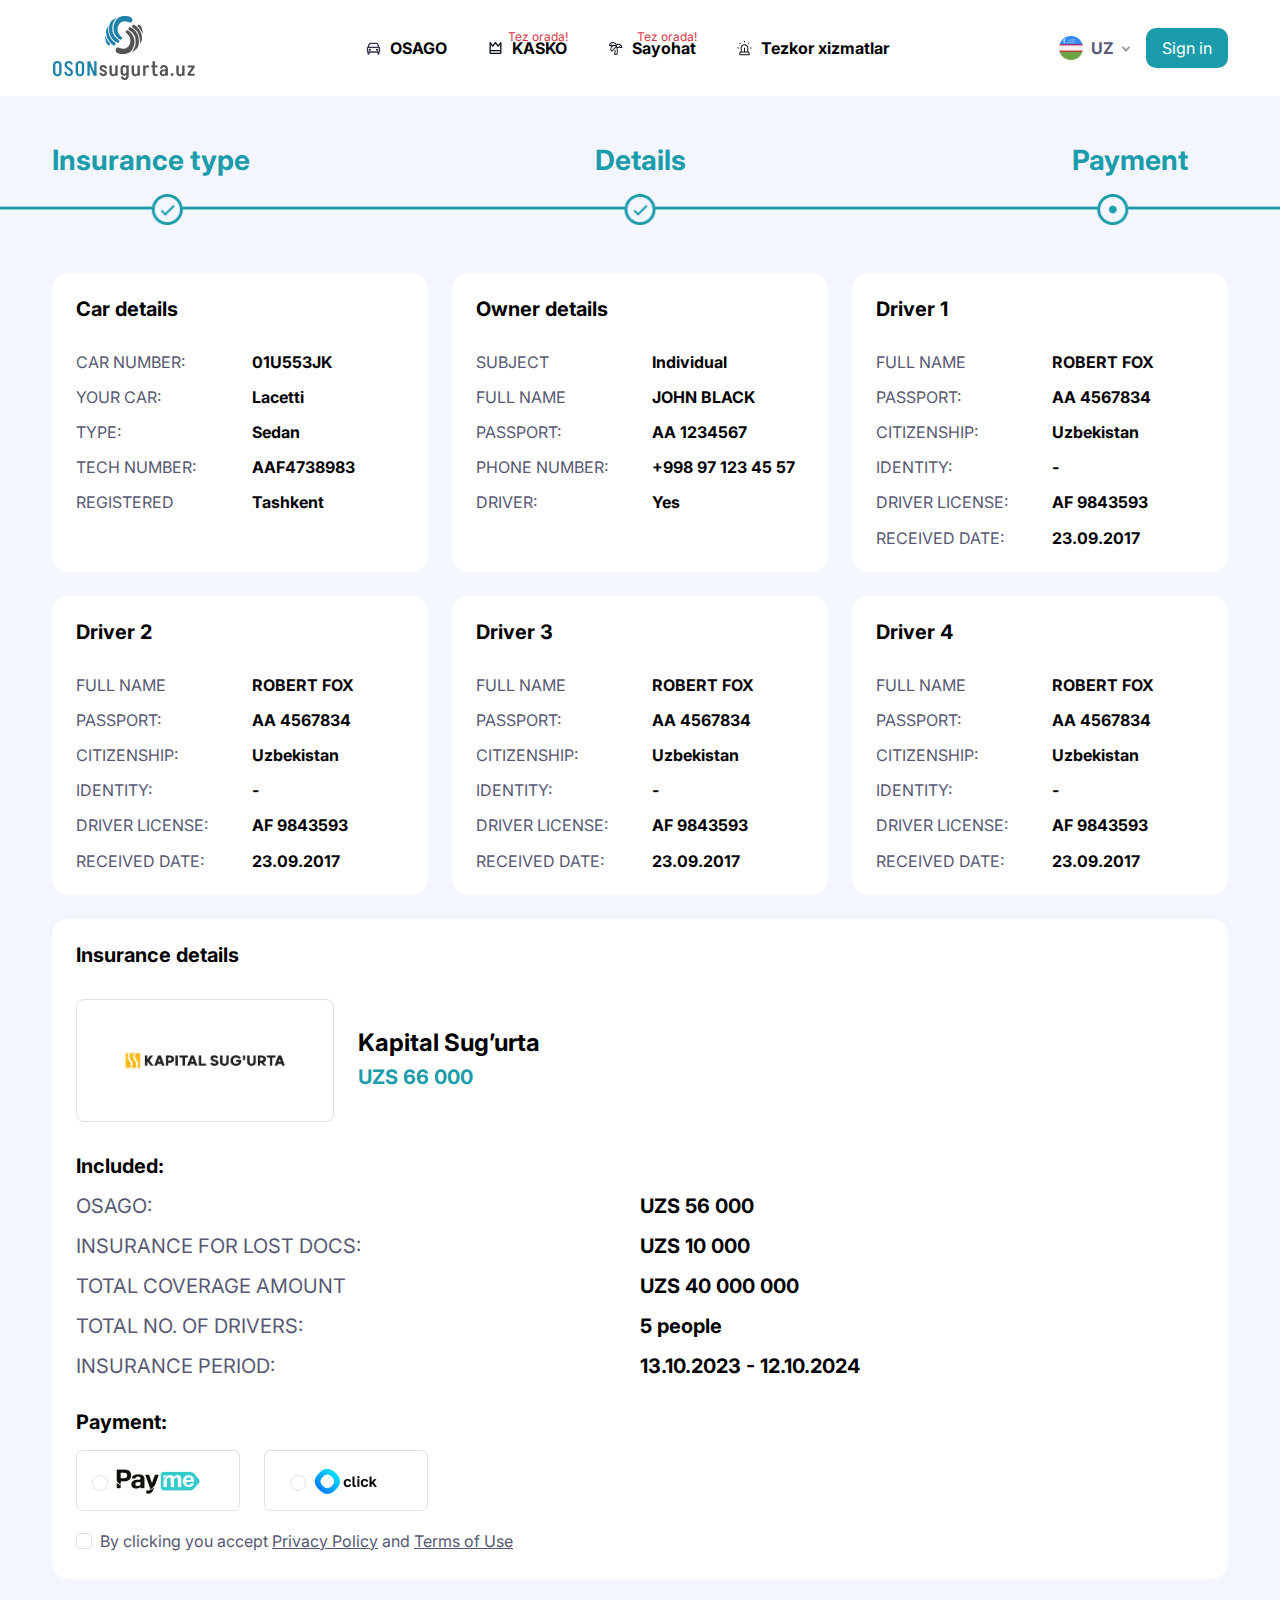
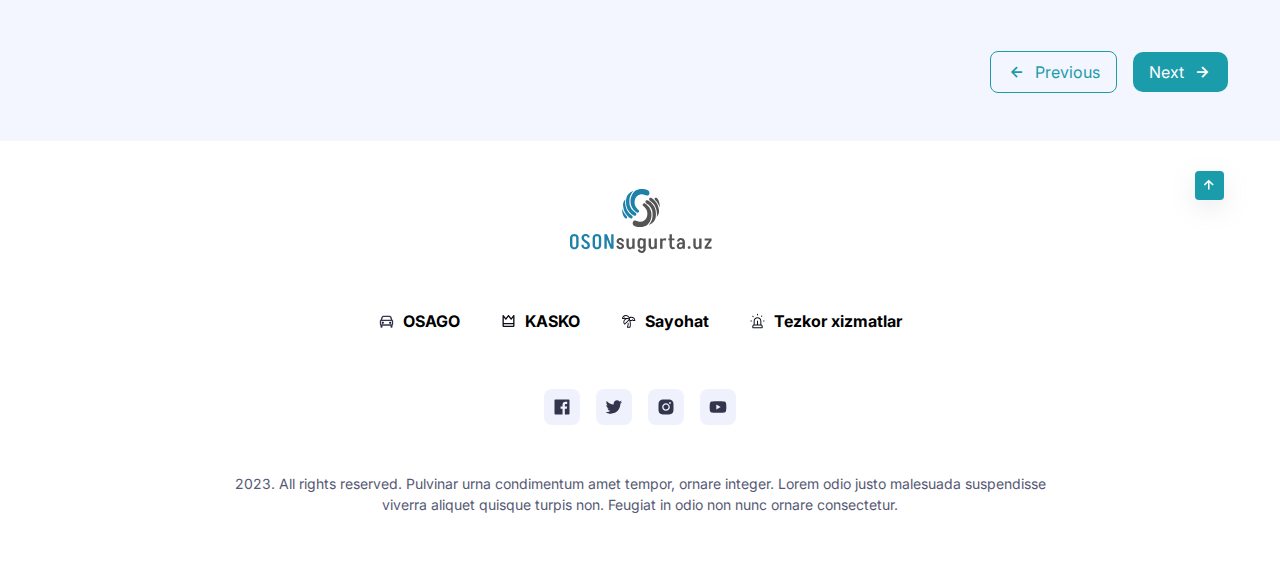
<file: payment.html>
<!DOCTYPE html>
<html lang="en" class="dataFont">

<head>
    <meta charset="UTF-8">
    <meta http-equiv="X-UA-Compatible" content="IE=edge">
    <meta name="viewport" content="width=device-width, initial-scale=1.0">
    <!--================ DESCRIPTION | Omonjon ================-->
    <meta name="description" content="OsonSugʻurta, Страховой компании в Узбекистан">

    <!--================ FAVICON | Omonjon ================-->
    <link rel="shortcut icon" href="assets/images/favicon.png" type="image/x-icon">

    <!--============== BOX ICONS CSS 2.1.4v | Omonjon ==============-->
    <link rel="stylesheet" href="assets/styles/boxicons.min.css">

    <!--============== ICOMOON CSS 1.0v | Omonjon ==============-->
    <link rel="stylesheet" href="assets/styles/icon.css">

    <!--================ SWIPER CSS 8.1.1v | Omonjon ================-->
    <link rel="stylesheet" href="assets/styles/swiper-bundle.min.css">

    <!--================ BOOTSTRAP CSS 5.3v | Omonjon ===============-->
    <link rel="stylesheet" href="assets/styles/bootstrap.min.css">

    <!--================ AOS CSS ?v | Omonjon ===============-->
    <link rel="stylesheet" href="assets/styles/aos.css">

    <!--================ STYLE CSS | Omonjon ================-->
    <link rel="stylesheet" href="assets/styles/main.css?v=0.0.4">
    <link rel="stylesheet" href="assets/styles/breakpoints.css?v=0.0.2">

    <title>Oson Sugʻurta | Payment</title>
</head>

<body>
<!--================ LOADER | Omonjon ================-->
<div class="load" id="load">
    <lottie-player autoplay loop mode="normal" src="assets/jsons/loader.json" class="load-gif">
    </lottie-player>
</div>

<!--================ MENUS MODAL | Omonjon ================-->
<div class="modal fade" id="exampleModal" tabindex="-1" aria-labelledby="exampleModalLabel" aria-hidden="true">
    <div class="modal-dialog modal-fullscreen">
        <div class="modal-content">
            <div class="modal-header">
                <div class="container-sm container-fluid d-flex">
                    <button type="button" class="btn-close box-shadow-none text-black px-0" data-bs-dismiss="modal"
                            aria-label="Close"></button>
                </div>
            </div>
            <div class="modal-body bg-white pt-md-5 pt-sm-3 pt-3">
                <div class="container-sm container-fluid">
                    <div class="row row-gap-3">
                        <div class="col-12">
                            <div class="d-flex flex-column align-items-center row-gap-2">
                                <h3 class="fs-5 text-black">Oson Sugʻurta</h3>
                                <ul class="d-flex flex-column align-items-center row-gap-2">
                                    <li><a class="text-black-50" href="#">OSAGO</a></li>
                                    <li class="position-relative"><p
                                            class="fs-9 text-danger fw-normal position-absolute w-max-content"
                                            style="top: -10px; right: -2px;">Tez orada!</p><a class="text-black-50"
                                                                                              href="#">KASKO</a></li>
                                    <li class="position-relative"><p
                                            class="fs-9 text-danger fw-normal position-absolute w-max-content"
                                            style="top: -10px;">Tez orada!</p><a class="text-black-50"
                                                                                 href="#">Sayohat</a></li>
                                    <li><a class="text-black-50" data-bs-toggle="modal"
                                           data-bs-target="#exampleModalServices" href="#">Tezkor xizmatlar</a></li>
                                </ul>
                            </div>
                        </div>
                    </div>
                </div>
            </div>
        </div>
    </div>
</div>

<!--================ SERVICES MODAL | Omonjon ================-->
<div class="modal fade" id="exampleModalServices" tabindex="-1" aria-labelledby="exampleModalLabel" aria-hidden="true">
    <div class="modal-dialog modal-lg modal-dialog-centered modal-dialog-scrollable">
        <div class="modal-content bg-transparent border-0">
            <div class="modal-header pe-0 border-0">
                <div class="container-sm container-fluid d-flex">
                    <button type="button" class="btn-close box-shadow-none text-black bg-white p-2"
                            data-bs-dismiss="modal"
                            aria-label="Close"></button>
                </div>
            </div>
            <div class="modal-body bg-white rounded-4 p-md-5 p-4">
                <div class="container-sm container-fluid">
                    <div class="row row-gap-4">
                        <div class="col-12 col-lg-6 col-md-12">
                            <div style="background: #F3F6FF;"
                                 class="px-sm-4 py-sm-4 p-3 d-flex align-items-stretch rounded-3 h-100">
                                <div class="row row-gap-4">
                                    <div class="col-12 col-sm-3">
                                        <div class="d-flex align-items-center justify-content-center">
                                            <img src="assets/images/svg/yevro.svg" alt="">
                                        </div>
                                    </div>
                                    <div class="col-12 col-sm-9">
                                        <div class="d-flex flex-column align-items-center align-items-sm-start row-gap-3 h-100">
                                            <h4 class="fs-4 fw-bold text-black">Yevroprotokol</h4>
                                            <p class="text-gray fs-7 text-center text-sm-start">Yevroprotokol to'ldirish
                                                namunasi</p>
                                            <a href="#!" data-bs-toggle="modal"
                                               data-bs-target="#exampleModalServicesItem"
                                               class="text-white btn-primary fs-7 d-flex align-items-center w-max-content px-3 py-2 mt-auto"><i
                                                    class='bx bx-phone me-2'></i>Call now</a>
                                        </div>
                                    </div>
                                </div>
                            </div>
                        </div>
                        <div class="col-12 col-lg-6 col-md-12">
                            <div style="background: #F3F6FF;"
                                 class="px-sm-4 py-sm-4 p-3 d-flex align-items-stretch rounded-3 h-100">
                                <div class="row row-gap-4">
                                    <div class="col-12 col-sm-3">
                                        <div class="d-flex align-items-center justify-content-center">
                                            <img src="assets/images/svg/evakuator.svg" alt="">
                                        </div>
                                    </div>
                                    <div class="col-12 col-sm-9">
                                        <div class="d-flex flex-column align-items-center align-items-sm-start row-gap-3 h-100">
                                            <h4 class="fs-4 fw-bold text-black">Evakuator</h4>
                                            <p class="text-gray fs-7 text-center text-sm-start">Evakuator kerak
                                                bo'ldimi? Tugmani bosish bilan
                                                qo'ng'iroq qiling va evakuator chaqirtiring</p>
                                            <a href="#!" data-bs-toggle="modal"
                                               data-bs-target="#exampleModalServicesItem"
                                               class="text-white btn-primary fs-7 d-flex align-items-center w-max-content px-3 py-2 mt-auto"><i
                                                    class='bx bx-phone me-2'></i>Call now</a>
                                        </div>
                                    </div>
                                </div>
                            </div>
                        </div>
                        <div class="col-12 col-lg-6 col-md-12">
                            <div style="background: #F3F6FF;"
                                 class="px-sm-4 py-sm-4 p-3 d-flex align-items-stretch rounded-3 h-100">
                                <div class="row row-gap-4">
                                    <div class="col-12 col-sm-3">
                                        <div class="d-flex align-items-center justify-content-center">
                                            <img src="assets/images/svg/benzin.svg" alt="">
                                        </div>
                                    </div>
                                    <div class="col-12 col-sm-9">
                                        <div class="d-flex flex-column align-items-center align-items-sm-start row-gap-3 h-100">
                                            <h4 class="fs-4 fw-bold text-black">Benzin</h4>
                                            <p class="text-gray fs-7 text-center text-sm-start">Yo'lda favqulodda
                                                yoqilg'ingiz tugab qoldimi?
                                                Tugmani bosish bilan qo'ng'iroq qiling va benzin etkazib berishlarini
                                                so'rang (Toshkent shahri va atrofi bo'yicha)
                                            </p>
                                            <a href="#!" data-bs-toggle="modal"
                                               data-bs-target="#exampleModalServicesItem"
                                               class="text-white btn-primary fs-7 d-flex align-items-center w-max-content px-3 py-2 mt-auto"><i
                                                    class='bx bx-phone me-2'></i>Call now</a>
                                        </div>
                                    </div>
                                </div>
                            </div>
                        </div>
                        <div class="col-12 col-lg-6 col-md-12">
                            <div style="background: #F3F6FF;"
                                 class="px-sm-4 py-sm-4 p-3 d-flex align-items-stretch rounded-3 h-100">
                                <div class="row row-gap-4">
                                    <div class="col-12 col-sm-3">
                                        <div class="d-flex align-items-center justify-content-center">
                                            <img src="assets/images/svg/rate.svg" alt="">
                                        </div>
                                    </div>
                                    <div class="col-12 col-sm-9">
                                        <div class="d-flex flex-column align-items-center align-items-sm-start row-gap-3 h-100">
                                            <h4 class="fs-4 fw-bold text-black">Baholash</h4>
                                            <p class="text-gray fs-7 text-center text-sm-start">Zararni baholash kerak
                                                bo'ldimi? Tugmani bosish
                                                bilan qo'ng'iroq qiling va baholovchi bilan bog'laning
                                            </p>
                                            <a href="#!" data-bs-toggle="modal"
                                               data-bs-target="#exampleModalServicesItem"
                                               class="text-white btn-primary fs-7 d-flex align-items-center w-max-content px-3 py-2 mt-auto"><i
                                                    class='bx bx-phone me-2'></i>Call now</a>
                                        </div>
                                    </div>
                                </div>
                            </div>
                        </div>
                    </div>
                </div>
            </div>
        </div>
    </div>
</div>

<!--================ SERVICES in ITEM MODAL | Omonjon ================-->
<div class="modal fade" id="exampleModalServicesItem" tabindex="-1" aria-labelledby="exampleModalLabel"
     aria-hidden="true">
    <div class="modal-dialog modal-dialog-centered">
        <div class="modal-content bg-transparent border-0">
            <div class="modal-header pe-0 border-0">
                <div class="container-sm container-fluid d-flex">
                    <button type="button" class="btn-close box-shadow-none text-black bg-white p-2"
                            data-bs-dismiss="modal"
                            aria-label="Close"></button>
                </div>
            </div>
            <div class="modal-body bg-white rounded-4 p-md-5 p-4">
                <div class="container-sm container-fluid">
                    <div class="row">
                        <div class="col-12">
                            <div class="position-relative">
                                <img class="position-absolute servicesModal-icon z-index-1"
                                     src="assets/images/svg/yevro.svg" alt="">
                            </div>
                            <h4 class="fs-2 fw-bold text-center text-black pt-4 mb-3">Evakuator xizmati</h4>
                            <p class="fs-7 text-gray fw-normal text-center mb-3 pb-2">Evakuator kerak bo'ldimi? Formani
                                toldirib
                                bizga jonating!</p>
                            <form action="" method="">
                                <div class="mb-3">
                                    <label for="exampleInputEmail9"
                                           class="form-label fs-7 fw-bold text-black">Ism</label>
                                    <input type="text" placeholder="John" class="form-control" id="exampleInputEmail9"
                                           aria-describedby="emailHelp">
                                </div>
                                <div class="mb-3">
                                    <label for="exampleInputPassword10" class="form-label fs-7 fw-bold text-black">Telefon
                                        raqami</label>
                                    <input type="number" placeholder="+998" class="form-control"
                                           id="exampleInputPassword10">
                                </div>
                                <div class="mb-3">
                                    <label for="exampleInputPassword11" class="form-label fs-7 fw-bold text-black">Manzil
                                        (ihtiyoriy)</label>
                                    <input type="text" placeholder="Address" class="form-control"
                                           id="exampleInputPassword11">
                                </div>
                                <button type="submit" class="btn-primary w-100 fs-7 fw-bold py-2 px-4 mt-2">Jona’tish
                                </button>
                            </form>
                        </div>
                    </div>
                </div>
            </div>
        </div>
    </div>
</div>

<!--==================== HEADER | Omonjon ====================-->
<header class="header">
    <nav class="py-3 bg-white" id="myHeader">
        <div class="container">
            <div class="d-flex align-items-center justify-content-between">
                <a class="d-flex align-items-center column-gap-2" href="index.html"><img alt="LOGO"
                                                                                         src="assets/images/svg/site-logo.svg"></a>
                <ul class="d-lg-flex d-none align-items-center column-gap-2">
                    <li class="nav-item">
                        <a class="primary-hover transition fs-7 fw-bold text-black d-flex align-items-center column-gap-2 rounded-3 px-3 py-2"
                           aria-current="page" href="#!">
                            <svg width="17" class="transition" height="16" viewbox="0 0 17 16" fill="none"
                                 xmlns="http://www.w3.org/2000/svg">
                                <path
                                        d="M14.3479 6.77063L13.4359 4.03396C13.1633 3.21596 12.4013 2.66663 11.5393 2.66663H5.46059C4.59859 2.66663 3.83659 3.21596 3.56392 4.03396L2.65192 6.77063C2.17192 6.97263 1.83325 7.44729 1.83325 7.99996V11.3333C1.83325 11.8353 2.11525 12.268 2.52592 12.4953C2.51725 12.5393 2.49992 12.5793 2.49992 12.6253V14C2.49992 14.3686 2.79792 14.6666 3.16659 14.6666H3.83325C4.20192 14.6666 4.49992 14.3686 4.49992 14V12.6666H12.4999V14C12.4999 14.3686 12.7979 14.6666 13.1666 14.6666H13.8333C14.2019 14.6666 14.4999 14.3686 14.4999 14V12.6253C14.4999 12.5793 14.4826 12.5386 14.4739 12.4953C14.8846 12.268 15.1666 11.8353 15.1666 11.3333V7.99996C15.1666 7.44729 14.8279 6.97263 14.3479 6.77063ZM3.16659 11.3333V7.99996H13.8333L13.8346 11.3333H3.16659ZM5.46059 3.99996H11.5386C11.8259 3.99996 12.0806 4.18263 12.1713 4.45596L12.9086 6.66663H4.09125L4.82792 4.45596C4.91925 4.18263 5.17392 3.99996 5.46059 3.99996Z"
                                        fill="#33354D"/>
                                <path
                                        d="M4.83325 10.6666C5.38554 10.6666 5.83325 10.2189 5.83325 9.66663C5.83325 9.11434 5.38554 8.66663 4.83325 8.66663C4.28097 8.66663 3.83325 9.11434 3.83325 9.66663C3.83325 10.2189 4.28097 10.6666 4.83325 10.6666Z"
                                        fill="#0B0F19"/>
                                <path
                                        d="M12.1667 10.6666C12.719 10.6666 13.1667 10.2189 13.1667 9.66663C13.1667 9.11434 12.719 8.66663 12.1667 8.66663C11.6145 8.66663 11.1667 9.11434 11.1667 9.66663C11.1667 10.2189 11.6145 10.6666 12.1667 10.6666Z"
                                        fill="#0B0F19"/>
                            </svg>
                            OSAGO
                        </a>
                    </li>
                    <li class="nav-item position-relative">
                        <p class="fs-9 text-danger fw-normal position-absolute" style="right: 15px;">Tez orada!</p>
                        <a class="fs-7 fw-bold text-black d-flex align-items-center column-gap-2 rounded-3 px-3 py-2"
                           aria-current="page" href="#!">
                            <svg width="17" class="transition" height="16" viewbox="0 0 17 16" fill="none"
                                 xmlns="http://www.w3.org/2000/svg">
                                <path
                                        d="M7.97933 2.25003L5.83333 4.9327L3.68733 2.25003C3.51 2.0287 3.212 1.94403 2.946 2.03736C2.67933 2.13136 2.5 2.38336 2.5 2.6667V12.6667C2.5 13.402 3.098 14 3.83333 14H13.1667C13.902 14 14.5 13.402 14.5 12.6667V2.6667C14.5 2.38336 14.3207 2.13136 14.054 2.03736C13.7873 1.94536 13.49 2.02936 13.3127 2.25003L11.1667 4.9327L9.02067 2.25003C8.76667 1.93403 8.23333 1.93403 7.97933 2.25003ZM3.83333 12.6667V11.3334H13.1673V12.6667H3.83333ZM10.646 6.4167C10.9 6.73336 11.434 6.73336 11.688 6.4167L13.1667 4.56736L13.1673 10H3.83333V4.56736L5.31267 6.4167C5.56667 6.73336 6.10067 6.73336 6.35467 6.4167L8.5 3.73403L10.646 6.4167Z"
                                        fill="#0B0F19"/>
                            </svg>

                            KASKO
                        </a>
                    </li>
                    <li class="nav-item position-relative">
                        <p class="fs-9 text-danger fw-normal position-absolute" style="right: 15px;">Tez orada!</p>
                        <a class="fs-7 fw-bold text-black d-flex align-items-center column-gap-2 rounded-3 px-3 py-2"
                           aria-current="page" href="#!">
                            <svg width="17" class="transition" height="16" viewbox="0 0 17 16" fill="none"
                                 xmlns="http://www.w3.org/2000/svg">
                                <path fill-rule="evenodd" clip-rule="evenodd"
                                      d="M2 5.565C2 3.55648 3.77586 2 5.875 2C7.52065 2 8.96761 2.95661 9.516 4.33768C10.1104 4.02124 10.777 3.85559 11.4566 3.86C13.555 3.86079 15.33 5.41699 15.33 7.425C15.33 7.68181 15.1218 7.89 14.865 7.89H13.005C12.8817 7.89 12.7634 7.84101 12.6762 7.7538L12.385 7.46261L12.0938 7.7538C12.0066 7.84101 11.8883 7.89 11.765 7.89H10.4058C10.4892 8.24608 10.5681 8.62342 10.6346 9.01299C10.912 10.6374 11.0016 12.59 10.342 14.4039C10.2752 14.5877 10.1005 14.71 9.905 14.71H7.425C7.26964 14.71 7.12455 14.6324 7.03828 14.5032C6.95201 14.374 6.93597 14.2103 6.99552 14.0668C7.50233 12.8455 7.87068 11.7144 7.58903 10.3062C7.53866 10.0544 7.70198 9.80939 7.95381 9.75903C8.20563 9.70866 8.4506 9.87198 8.50097 10.1238C8.78248 11.5313 8.50965 12.7016 8.10917 13.78H9.57088C10.0393 12.2664 9.96621 10.624 9.71788 9.16951C9.59613 8.45637 9.43803 7.81214 9.28569 7.25732L4.98899 11.5602C4.90168 11.6477 4.78311 11.6969 4.65948 11.6968C4.53585 11.6967 4.41735 11.6474 4.33016 11.5598C2.91308 10.1354 3.06234 7.78205 4.548 6.2964C4.6457 6.19869 4.74718 6.10673 4.85191 6.02059C4.76328 6.00248 4.68112 5.95873 4.6162 5.8938L4.325 5.60261L4.0338 5.8938C3.9466 5.98101 3.82833 6.03 3.705 6.03H2.465C2.20819 6.03 2 5.82181 2 5.565ZM7.1703 6.03H7.425C7.44737 6.03 7.46937 6.02842 7.4909 6.02537C7.958 6.04569 8.40653 6.18513 8.78774 6.44005L4.69298 10.5402C4.011 9.51104 4.15713 8.00248 5.2056 6.954C5.77586 6.38375 6.48104 6.07952 7.1703 6.03ZM8.81365 5.39232C8.29105 5.15768 7.71755 5.06265 7.14281 5.1H5.13761L4.6538 4.61619C4.47221 4.4346 4.17779 4.4346 3.9962 4.61619L3.51239 5.1H2.97645C3.21958 3.89363 4.39107 2.93 5.875 2.93C7.47704 2.93 8.71493 4.05314 8.81365 5.39232ZM10.1682 6.96H11.5724L12.0562 6.4762C12.2378 6.2946 12.5322 6.2946 12.7138 6.4762L13.1976 6.96H14.3535C14.1104 5.75363 12.9389 4.79 11.455 4.79H11.4518C10.8434 4.78581 10.2485 4.95823 9.73831 5.28405C9.74439 5.35676 9.74813 5.43015 9.74946 5.50418C9.7866 5.64557 9.84162 5.83158 9.90747 6.05421C9.98354 6.31139 10.0741 6.61744 10.1682 6.96Z"
                                      fill="#0B0F19"/>
                            </svg>
                            Sayohat
                        </a>
                    </li>
                    <li class="nav-item">
                        <a class="primary-hover transition fs-7 fw-bold text-black d-flex align-items-center column-gap-2 rounded-3 px-3 py-2"
                           data-bs-toggle="modal" data-bs-target="#exampleModalServices" href="#!">
                            <svg width="17" class="transition" height="16" viewbox="0 0 17 16" fill="none"
                                 xmlns="http://www.w3.org/2000/svg">
                                <path fill-rule="evenodd" clip-rule="evenodd"
                                      d="M8.50016 0.833374C8.77631 0.833374 9.00016 1.05723 9.00016 1.33337V2.00004C9.00016 2.27618 8.77631 2.50004 8.50016 2.50004C8.22402 2.50004 8.00016 2.27618 8.00016 2.00004V1.33337C8.00016 1.05723 8.22402 0.833374 8.50016 0.833374ZM13.187 2.64649C13.3823 2.84175 13.3823 3.15833 13.187 3.35359L12.8537 3.68693C12.6585 3.88219 12.3419 3.88219 12.1466 3.68693C11.9513 3.49167 11.9513 3.17508 12.1466 2.97982L12.4799 2.64649C12.6752 2.45123 12.9918 2.45123 13.187 2.64649ZM3.43261 2.93249C3.62787 2.73723 3.94445 2.73723 4.13972 2.93249L4.61105 3.40382C4.80631 3.59908 4.80631 3.91567 4.61105 4.11093C4.41579 4.30619 4.09921 4.30619 3.90394 4.11093L3.43261 3.63959C3.23735 3.44433 3.23735 3.12775 3.43261 2.93249ZM8.50016 5.16671C7.74872 5.16671 7.02805 5.46522 6.49669 5.99657C5.96534 6.52792 5.66683 7.24859 5.66683 8.00004V11.5H8.00016V8.00004C8.00016 7.7239 8.22402 7.50004 8.50016 7.50004C8.77631 7.50004 9.00016 7.7239 9.00016 8.00004V11.5H11.3335V8.00004C11.3335 7.24859 11.035 6.52792 10.5036 5.99657C9.97228 5.46522 9.25161 5.16671 8.50016 5.16671ZM12.3335 11.5695V8.00004C12.3335 6.98338 11.9296 6.00835 11.2107 5.28946C10.4918 4.57057 9.51682 4.16671 8.50016 4.16671C7.4835 4.16671 6.50848 4.57057 5.78959 5.28946C5.0707 6.00835 4.66683 6.98338 4.66683 8.00004V11.5695C4.36846 11.6541 4.09365 11.8138 3.87047 12.037C3.52665 12.3808 3.3335 12.8471 3.3335 13.3334V14.6667C3.3335 14.9428 3.55735 15.1667 3.8335 15.1667H13.1668C13.443 15.1667 13.6668 14.9428 13.6668 14.6667V13.3334C13.6668 12.8471 13.4737 12.3808 13.1299 12.037C12.9067 11.8138 12.6319 11.6541 12.3335 11.5695ZM5.16683 12.5C4.94582 12.5 4.73385 12.5878 4.57757 12.7441C4.42129 12.9004 4.3335 13.1124 4.3335 13.3334V14.1667H12.6668V13.3334C12.6668 13.1124 12.579 12.9004 12.4228 12.7441C12.2665 12.5878 12.0545 12.5 11.8335 12.5H5.16683ZM1.3335 8.00004C1.3335 7.7239 1.55735 7.50004 1.8335 7.50004H2.50016C2.77631 7.50004 3.00016 7.7239 3.00016 8.00004C3.00016 8.27618 2.77631 8.50004 2.50016 8.50004H1.8335C1.55735 8.50004 1.3335 8.27618 1.3335 8.00004ZM14.0002 8.00004C14.0002 7.7239 14.224 7.50004 14.5002 7.50004H15.1668C15.443 7.50004 15.6668 7.7239 15.6668 8.00004C15.6668 8.27618 15.443 8.50004 15.1668 8.50004H14.5002C14.224 8.50004 14.0002 8.27618 14.0002 8.00004Z"
                                      fill="#0B0F19"/>
                            </svg>
                            Tezkor xizmatlar
                        </a>
                    </li>
                </ul>
                <div class="d-flex align-items-center column-gap-sm-3 column-gap-2">
                    <li class="nav-item-top dropdown">
                        <!-- Language -->

                        <a class="nav-link-sm d-flex align-items-center text-gray fw-bold column-gap-2 dropdown-toggle dropdown-arrow dropdown-toggle-not pe-3"
                           href="#" id="navbarDropdownLang" role="button" data-bs-toggle="dropdown"
                           aria-expanded="false">
                            <img src="assets/images/UZ.png" alt=""> UZ
                        </a>
                        <ul class="dropdown-menu dropdown-transition" aria-labelledby="navbarDropdownLang"
                            style="min-width: auto">

                            <li>
                                <a class="ru dropdown-item dropdown-item-language" href="#">Русский</a>
                            </li>
                            <li>
                                <a class="en dropdown-item dropdown-item-language" href="#">English</a>
                            </li>
                            <li>
                                <a class="uz dropdown-item dropdown-item-language" href="#">O`zbekcha</a>
                            </li>
                        </ul>
                        <!-- End Language -->
                    </li>
                    <a href="profile.html" class="btn-primary py-sm-2 px-sm-3 py-1 px-2">
                        <span class="d-none d-sm-block">Sign in</span><i class="bx bx-user d-sm-none"></i>
                    </a>
                </div>
                <button type="button"
                        class="outline-none border-none bg-transparent d-lg-none d-flex align-items-center justify-content-center"
                        data-bs-toggle="modal" data-bs-target="#exampleModal">
                    <i class="fs-3 text-primary bx bx-menu"></i>
                </button>
            </div>
        </div>
    </nav>
</header>
<!--================ MAIN | Omonjon ================-->
<main>
    <!--================ PAYMENT | Omonjon ================-->
    <section class="payment py-5" style="background-color: #F3F6FF;">
        <div class="container d-none d-xl-block">
            <div class="row">
                <div class="col-4">
                    <h4 class="text-xxl-start text-primary fw-bold fs-3">Insurance type</h4>
                </div>
                <div class="col-4">
                    <h4 class="text-xxl-center text-center text-primary fw-bold fs-3">Details </h4>
                </div>
                <div class="col-4">
                    <h4 class="text-xxl-end text-lg-end text-primary fw-bold pe-xxl-4 pe-lg-4 me-xxl-3 me-lg-3 fs-3">Payment</h4>
                </div>
            </div>
        </div>
        <div class="d-none d-xl-flex mt-3 mb-5 pb-4 line-self">
            <!--            <img class="w-100" src="./assets/images/line-top-1.png" alt="">-->
        </div>
        <div class="container">
            <div class="row row-gap-4">
                <div class="col-12 col-lg-4 col-md-6">
                    <div class="d-flex flex-column align-items-start h-100 justify-content-start bg-white rounded-4 p-4">
                        <h4 class="fs-5 text-black fw-bold mb-3 pb-3">Car details</h4>
                        <div class="col-12">
                            <div class="row row-gap-3">
                                <div class="col-6">
                                    <h4 class="fs-7 text-gray fw-normal">CAR NUMBER:</h4>
                                </div>
                                <div class="col-6">
                                    <h4 class="fs-7 fw-bold text-black">01U553JK</h4>
                                </div>
                                <div class="col-6">
                                    <h4 class="fs-7 text-gray fw-normal">YOUR CAR:</h4>
                                </div>
                                <div class="col-6">
                                    <h4 class="fs-7 fw-bold text-black">Lacetti</h4>
                                </div>
                                <div class="col-6">
                                    <h4 class="fs-7 text-gray fw-normal">TYPE:</h4>
                                </div>
                                <div class="col-6">
                                    <h4 class="fs-7 fw-bold text-black">Sedan</h4>
                                </div>
                                <div class="col-6">
                                    <h4 class="fs-7 text-gray fw-normal">TECH NUMBER:</h4>
                                </div>
                                <div class="col-6">
                                    <h4 class="fs-7 fw-bold text-black">AAF4738983</h4>
                                </div>
                                <div class="col-6">
                                    <h4 class="fs-7 text-gray fw-normal">REGISTERED</h4>
                                </div>
                                <div class="col-6">
                                    <h4 class="fs-7 fw-bold text-black">Tashkent</h4>
                                </div>
                            </div>
                        </div>
                    </div>
                </div>
                <div class="col-12 col-lg-4 col-md-6">
                    <div class="d-flex flex-column align-items-start h-100 justify-content-start bg-white rounded-4 p-4">
                        <h4 class="fs-5 text-black fw-bold mb-3 pb-3">Owner details</h4>
                        <div class="col-12">
                            <div class="row row-gap-3">
                                <div class="col-6">
                                    <h4 class="fs-7 text-gray fw-normal">SUBJECT</h4>
                                </div>
                                <div class="col-6">
                                    <h4 class="fs-7 fw-bold text-black">Individual</h4>
                                </div>
                                <div class="col-6">
                                    <h4 class="fs-7 text-gray fw-normal">FULL NAME</h4>
                                </div>
                                <div class="col-6">
                                    <h4 class="fs-7 fw-bold text-black">JOHN BLACK</h4>
                                </div>
                                <div class="col-6">
                                    <h4 class="fs-7 text-gray fw-normal">PASSPORT:</h4>
                                </div>
                                <div class="col-6">
                                    <h4 class="fs-7 fw-bold text-black">AA 1234567</h4>
                                </div>
                                <div class="col-6">
                                    <h4 class="fs-7 text-gray fw-normal">PHONE NUMBER:</h4>
                                </div>
                                <div class="col-6">
                                    <h4 class="fs-7 fw-bold text-black">+998 97 123 45 57</h4>
                                </div>
                                <div class="col-6">
                                    <h4 class="fs-7 text-gray fw-normal">DRIVER:</h4>
                                </div>
                                <div class="col-6">
                                    <h4 class="fs-7 fw-bold text-black">Yes</h4>
                                </div>
                            </div>
                        </div>
                    </div>
                </div>
                <div class="col-12 col-lg-4 col-md-6">
                    <div class="d-flex flex-column align-items-start h-100 justify-content-start bg-white rounded-4 p-4">
                        <h4 class="fs-5 text-black fw-bold mb-3 pb-3">Driver 1</h4>
                        <div class="col-12">
                            <div class="row row-gap-3">
                                <div class="col-6">
                                    <h4 class="fs-7 text-gray fw-normal">FULL NAME</h4>
                                </div>
                                <div class="col-6">
                                    <h4 class="fs-7 fw-bold text-black">ROBERT FOX</h4>
                                </div>
                                <div class="col-6">
                                    <h4 class="fs-7 text-gray fw-normal">PASSPORT:</h4>
                                </div>
                                <div class="col-6">
                                    <h4 class="fs-7 fw-bold text-black">AA 4567834</h4>
                                </div>
                                <div class="col-6">
                                    <h4 class="fs-7 text-gray fw-normal">CITIZENSHIP:</h4>
                                </div>
                                <div class="col-6">
                                    <h4 class="fs-7 fw-bold text-black">Uzbekistan</h4>
                                </div>
                                <div class="col-6">
                                    <h4 class="fs-7 text-gray fw-normal">IDENTITY:</h4>
                                </div>
                                <div class="col-6">
                                    <h4 class="fs-7 fw-bold text-black">-</h4>
                                </div>
                                <div class="col-6">
                                    <h4 class="fs-7 text-gray fw-normal">DRIVER LICENSE:</h4>
                                </div>
                                <div class="col-6">
                                    <h4 class="fs-7 fw-bold text-black">AF 9843593</h4>
                                </div>
                                <div class="col-6">
                                    <h4 class="fs-7 text-gray fw-normal">RECEIVED DATE:</h4>
                                </div>
                                <div class="col-6">
                                    <h4 class="fs-7 fw-bold text-black">23.09.2017</h4>
                                </div>
                            </div>
                        </div>
                    </div>
                </div>
                <div class="col-12 col-lg-4 col-md-6">
                    <div class="d-flex flex-column align-items-start h-100 justify-content-start bg-white rounded-4 p-4">
                        <h4 class="fs-5 text-black fw-bold mb-3 pb-3">Driver 2</h4>
                        <div class="col-12">
                            <div class="row row-gap-3">
                                <div class="col-6">
                                    <h4 class="fs-7 text-gray fw-normal">FULL NAME</h4>
                                </div>
                                <div class="col-6">
                                    <h4 class="fs-7 fw-bold text-black">ROBERT FOX</h4>
                                </div>
                                <div class="col-6">
                                    <h4 class="fs-7 text-gray fw-normal">PASSPORT:</h4>
                                </div>
                                <div class="col-6">
                                    <h4 class="fs-7 fw-bold text-black">AA 4567834</h4>
                                </div>
                                <div class="col-6">
                                    <h4 class="fs-7 text-gray fw-normal">CITIZENSHIP:</h4>
                                </div>
                                <div class="col-6">
                                    <h4 class="fs-7 fw-bold text-black">Uzbekistan</h4>
                                </div>
                                <div class="col-6">
                                    <h4 class="fs-7 text-gray fw-normal">IDENTITY:</h4>
                                </div>
                                <div class="col-6">
                                    <h4 class="fs-7 fw-bold text-black">-</h4>
                                </div>
                                <div class="col-6">
                                    <h4 class="fs-7 text-gray fw-normal">DRIVER LICENSE:</h4>
                                </div>
                                <div class="col-6">
                                    <h4 class="fs-7 fw-bold text-black">AF 9843593</h4>
                                </div>
                                <div class="col-6">
                                    <h4 class="fs-7 text-gray fw-normal">RECEIVED DATE:</h4>
                                </div>
                                <div class="col-6">
                                    <h4 class="fs-7 fw-bold text-black">23.09.2017</h4>
                                </div>
                            </div>
                        </div>
                    </div>
                </div>
                <div class="col-12 col-lg-4 col-md-6">
                    <div class="d-flex flex-column align-items-start h-100 justify-content-start bg-white rounded-4 p-4">
                        <h4 class="fs-5 text-black fw-bold mb-3 pb-3">Driver 3</h4>
                        <div class="col-12">
                            <div class="row row-gap-3">
                                <div class="col-6">
                                    <h4 class="fs-7 text-gray fw-normal">FULL NAME</h4>
                                </div>
                                <div class="col-6">
                                    <h4 class="fs-7 fw-bold text-black">ROBERT FOX</h4>
                                </div>
                                <div class="col-6">
                                    <h4 class="fs-7 text-gray fw-normal">PASSPORT:</h4>
                                </div>
                                <div class="col-6">
                                    <h4 class="fs-7 fw-bold text-black">AA 4567834</h4>
                                </div>
                                <div class="col-6">
                                    <h4 class="fs-7 text-gray fw-normal">CITIZENSHIP:</h4>
                                </div>
                                <div class="col-6">
                                    <h4 class="fs-7 fw-bold text-black">Uzbekistan</h4>
                                </div>
                                <div class="col-6">
                                    <h4 class="fs-7 text-gray fw-normal">IDENTITY:</h4>
                                </div>
                                <div class="col-6">
                                    <h4 class="fs-7 fw-bold text-black">-</h4>
                                </div>
                                <div class="col-6">
                                    <h4 class="fs-7 text-gray fw-normal">DRIVER LICENSE:</h4>
                                </div>
                                <div class="col-6">
                                    <h4 class="fs-7 fw-bold text-black">AF 9843593</h4>
                                </div>
                                <div class="col-6">
                                    <h4 class="fs-7 text-gray fw-normal">RECEIVED DATE:</h4>
                                </div>
                                <div class="col-6">
                                    <h4 class="fs-7 fw-bold text-black">23.09.2017</h4>
                                </div>
                            </div>
                        </div>
                    </div>
                </div>
                <div class="col-12 col-lg-4 col-md-6">
                    <div class="d-flex flex-column align-items-start h-100 justify-content-start bg-white rounded-4 p-4">
                        <h4 class="fs-5 text-black fw-bold mb-3 pb-3">Driver 4</h4>
                        <div class="col-12">
                            <div class="row row-gap-3">
                                <div class="col-6">
                                    <h4 class="fs-7 text-gray fw-normal">FULL NAME</h4>
                                </div>
                                <div class="col-6">
                                    <h4 class="fs-7 fw-bold text-black">ROBERT FOX</h4>
                                </div>
                                <div class="col-6">
                                    <h4 class="fs-7 text-gray fw-normal">PASSPORT:</h4>
                                </div>
                                <div class="col-6">
                                    <h4 class="fs-7 fw-bold text-black">AA 4567834</h4>
                                </div>
                                <div class="col-6">
                                    <h4 class="fs-7 text-gray fw-normal">CITIZENSHIP:</h4>
                                </div>
                                <div class="col-6">
                                    <h4 class="fs-7 fw-bold text-black">Uzbekistan</h4>
                                </div>
                                <div class="col-6">
                                    <h4 class="fs-7 text-gray fw-normal">IDENTITY:</h4>
                                </div>
                                <div class="col-6">
                                    <h4 class="fs-7 fw-bold text-black">-</h4>
                                </div>
                                <div class="col-6">
                                    <h4 class="fs-7 text-gray fw-normal">DRIVER LICENSE:</h4>
                                </div>
                                <div class="col-6">
                                    <h4 class="fs-7 fw-bold text-black">AF 9843593</h4>
                                </div>
                                <div class="col-6">
                                    <h4 class="fs-7 text-gray fw-normal">RECEIVED DATE:</h4>
                                </div>
                                <div class="col-6">
                                    <h4 class="fs-7 fw-bold text-black">23.09.2017</h4>
                                </div>
                            </div>
                        </div>
                    </div>
                </div>
            </div>
            <div class="row mt-4">
                <div class="col-12">
                    <div class="d-flex flex-column align-items-start p-4 rounded-4 bg-white">
                        <h4 class="fs-5 text-black fw-bold mb-3 pb-3">Insurance details</h4>
                        <div class="row row-gap-3 w-100 mb-4 pb-2">
                            <div class="col-lg-3 col-md-5 col-sm-6">
                                <div style="border-color: #EFF2FC"
                                     class="d-flex align-items-center justify-content-center border border-1 rounded-3 p-xl-5 p-lg-4 p-md-4 p-3">
                                    <img class="w-100" src="assets/images/partners/kapitalS.png" alt=""></div>
                            </div>
                            <div class="col-lg-9 col-md-6 col-sm-6">
                                <div class="d-flex flex-column justify-content-center h-100">
                                    <h4 class="fw-bold text-black fs-4 mb-1">Kapital Sug’urta</h4>
                                    <p class="fw-bold fs-5 text-primary">UZS 66 000</p>
                                </div>
                            </div>
                        </div>
                        <h4 class="fs-5 text-black fw-bold mb-3">Included:</h4>
                        <div class="row row-gap-3 w-100 mb-3 pb-3">
                            <div class="col-12 col-sm-6">
                                <h4 class="fw-normal text-gray fs-6">OSAGO:</h4>
                            </div>
                            <div class="col-12 col-sm-6">
                                <h4 class="fw-bold text-black fs-6">UZS 56 000</h4>
                            </div>
                            <div class="col-12 col-sm-6">
                                <h4 class="fw-normal text-gray fs-6">INSURANCE FOR LOST DOCS:</h4>
                            </div>
                            <div class="col-12 col-sm-6">
                                <h4 class="fw-bold text-black fs-6">UZS 10 000</h4>
                            </div>
                            <div class="col-12 col-sm-6">
                                <h4 class="fw-normal text-gray fs-6">TOTAL COVERAGE AMOUNT</h4>
                            </div>
                            <div class="col-12 col-sm-6">
                                <h4 class="fw-bold text-black fs-6">UZS 40 000 000</h4>
                            </div>
                            <div class="col-12 col-sm-6">
                                <h4 class="fw-normal text-gray fs-6">TOTAL NO. OF DRIVERS:</h4>
                            </div>
                            <div class="col-12 col-sm-6">
                                <h4 class="fw-bold text-black fs-6">5 people</h4>
                            </div>
                            <div class="col-12 col-sm-6">
                                <h4 class="fw-normal text-gray fs-6">INSURANCE PERIOD:</h4>
                            </div>
                            <div class="col-12 col-sm-6">
                                <h4 class="fw-bold text-black fs-6">13.10.2023 - 12.10.2024</h4>
                            </div>
                        </div>
                        <h4 class="fs-5 text-black fw-bold mb-3">Payment:</h4>
                        <div class="row w-100 row-gap-3">
                            <div class="col-lg-2 col-md-4 col-sm-6 col-12">
                                <div style="border-color: #E5E7EB"
                                     class="form-check d-flex align-items-center justify-content-center border rounded-2 border-1 p-lg-3 p-sm-2 p-2">
                                    <input class="form-check-input" type="radio" name="flexRadioDefault"
                                           id="flexRadioDefault1">
                                    <label class="form-check-label" for="flexRadioDefault1">
                                        <img class="ms-2" src="assets/images/payme.png" alt="">
                                    </label>
                                </div>
                            </div>
                            <div class="col-lg-2 col-md-4 col-sm-6 col-12">
                                <div style="border-color: #E5E7EB"
                                     class="form-check d-flex align-items-center justify-content-center border rounded-2 border-1 p-lg-3 p-sm-2 p-2 ">
                                    <input class="form-check-input" type="radio" name="flexRadioDefault"
                                           id="flexRadioDefault2">
                                    <label class="form-check-label" for="flexRadioDefault2">
                                        <img class="ms-2" src="assets/images/click.png" alt="">
                                    </label>
                                </div>
                            </div>
                            <div class="col-12">
                                <div class="form-check">
                                    <input type="checkbox" class="form-check-input" id="exampleCheck2">
                                    <label class="form-check-label text-gray fs-7 fw-normal" for="exampleCheck2">By
                                        clicking you accept <a
                                                class="text-gray text-decoration-underline" href="#!">Privacy
                                            Policy</a> and <a class="text-gray text-decoration-underline" href="#!">Terms
                                            of Use</a>
                                    </label>
                                </div>
                            </div>
                        </div>
                    </div>
                </div>
            </div>

            <div class="col-12">
                <div class="d-flex align-items-center justify-content-end mt-5 pt-sm-4">
                    <a href="details.html"
                       class="fs-7 d-flex align-items-center bg-transparent text-primary border border-1 rounded-3 border-primary outline-none py-2 px-3">
                        <i class='bx bx-left-arrow-alt fs-5 me-2'></i>Previous
                    </a>
                    <a href="#!" class="d-flex align-items-center text-white fs-7 btn-primary ms-3 py-2 px-3">
                        Next <i class='bx bx-right-arrow-alt fs-5 ms-2'></i></a>
                </div>
            </div>
        </div>
    </section>
</main>


<!--================ FOOTER | Omonjon ================-->
<footer class="py-5">
    <div class="container">
        <div class="d-flex flex-column align-items-center">
            <div class="d-flex">
                <img src="assets/images/svg/site-logo.svg" alt="">
            </div>
            <ul class="d-flex align-items-center flex-wrap justify-content-center column-gap-2 row-gap-1 mt-5">
                <li class="nav-item">
                    <a class="primary-hover transition fs-7 fw-bold text-black d-flex align-items-center column-gap-2 rounded-3 px-3 py-2"
                       aria-current="page" href="#!">
                        <svg width="17" class="transition" height="16" viewbox="0 0 17 16" fill="none"
                             xmlns="http://www.w3.org/2000/svg">
                            <path
                                    d="M14.3479 6.77063L13.4359 4.03396C13.1633 3.21596 12.4013 2.66663 11.5393 2.66663H5.46059C4.59859 2.66663 3.83659 3.21596 3.56392 4.03396L2.65192 6.77063C2.17192 6.97263 1.83325 7.44729 1.83325 7.99996V11.3333C1.83325 11.8353 2.11525 12.268 2.52592 12.4953C2.51725 12.5393 2.49992 12.5793 2.49992 12.6253V14C2.49992 14.3686 2.79792 14.6666 3.16659 14.6666H3.83325C4.20192 14.6666 4.49992 14.3686 4.49992 14V12.6666H12.4999V14C12.4999 14.3686 12.7979 14.6666 13.1666 14.6666H13.8333C14.2019 14.6666 14.4999 14.3686 14.4999 14V12.6253C14.4999 12.5793 14.4826 12.5386 14.4739 12.4953C14.8846 12.268 15.1666 11.8353 15.1666 11.3333V7.99996C15.1666 7.44729 14.8279 6.97263 14.3479 6.77063ZM3.16659 11.3333V7.99996H13.8333L13.8346 11.3333H3.16659ZM5.46059 3.99996H11.5386C11.8259 3.99996 12.0806 4.18263 12.1713 4.45596L12.9086 6.66663H4.09125L4.82792 4.45596C4.91925 4.18263 5.17392 3.99996 5.46059 3.99996Z"
                                    fill="#33354D"/>
                            <path
                                    d="M4.83325 10.6666C5.38554 10.6666 5.83325 10.2189 5.83325 9.66663C5.83325 9.11434 5.38554 8.66663 4.83325 8.66663C4.28097 8.66663 3.83325 9.11434 3.83325 9.66663C3.83325 10.2189 4.28097 10.6666 4.83325 10.6666Z"
                                    fill="#0B0F19"/>
                            <path
                                    d="M12.1667 10.6666C12.719 10.6666 13.1667 10.2189 13.1667 9.66663C13.1667 9.11434 12.719 8.66663 12.1667 8.66663C11.6145 8.66663 11.1667 9.11434 11.1667 9.66663C11.1667 10.2189 11.6145 10.6666 12.1667 10.6666Z"
                                    fill="#0B0F19"/>
                        </svg>
                        OSAGO
                    </a>
                </li>
                <li class="nav-item">
                    <a class="primary-hover transition fs-7 fw-bold text-black d-flex align-items-center column-gap-2 rounded-3 px-3 py-2"
                       aria-current="page" href="#!">
                        <svg width="17" class="transition" height="16" viewbox="0 0 17 16" fill="none"
                             xmlns="http://www.w3.org/2000/svg">
                            <path
                                    d="M7.97933 2.25003L5.83333 4.9327L3.68733 2.25003C3.51 2.0287 3.212 1.94403 2.946 2.03736C2.67933 2.13136 2.5 2.38336 2.5 2.6667V12.6667C2.5 13.402 3.098 14 3.83333 14H13.1667C13.902 14 14.5 13.402 14.5 12.6667V2.6667C14.5 2.38336 14.3207 2.13136 14.054 2.03736C13.7873 1.94536 13.49 2.02936 13.3127 2.25003L11.1667 4.9327L9.02067 2.25003C8.76667 1.93403 8.23333 1.93403 7.97933 2.25003ZM3.83333 12.6667V11.3334H13.1673V12.6667H3.83333ZM10.646 6.4167C10.9 6.73336 11.434 6.73336 11.688 6.4167L13.1667 4.56736L13.1673 10H3.83333V4.56736L5.31267 6.4167C5.56667 6.73336 6.10067 6.73336 6.35467 6.4167L8.5 3.73403L10.646 6.4167Z"
                                    fill="#0B0F19"/>
                        </svg>
                        KASKO
                    </a>
                </li>
                <li class="nav-item">
                    <a class="primary-hover transition fs-7 fw-bold text-black d-flex align-items-center column-gap-2 rounded-3 px-3 py-2"
                       aria-current="page" href="#!">
                        <svg width="17" class="transition" height="16" viewbox="0 0 17 16" fill="none"
                             xmlns="http://www.w3.org/2000/svg">
                            <path fill-rule="evenodd" clip-rule="evenodd"
                                  d="M2 5.565C2 3.55648 3.77586 2 5.875 2C7.52065 2 8.96761 2.95661 9.516 4.33768C10.1104 4.02124 10.777 3.85559 11.4566 3.86C13.555 3.86079 15.33 5.41699 15.33 7.425C15.33 7.68181 15.1218 7.89 14.865 7.89H13.005C12.8817 7.89 12.7634 7.84101 12.6762 7.7538L12.385 7.46261L12.0938 7.7538C12.0066 7.84101 11.8883 7.89 11.765 7.89H10.4058C10.4892 8.24608 10.5681 8.62342 10.6346 9.01299C10.912 10.6374 11.0016 12.59 10.342 14.4039C10.2752 14.5877 10.1005 14.71 9.905 14.71H7.425C7.26964 14.71 7.12455 14.6324 7.03828 14.5032C6.95201 14.374 6.93597 14.2103 6.99552 14.0668C7.50233 12.8455 7.87068 11.7144 7.58903 10.3062C7.53866 10.0544 7.70198 9.80939 7.95381 9.75903C8.20563 9.70866 8.4506 9.87198 8.50097 10.1238C8.78248 11.5313 8.50965 12.7016 8.10917 13.78H9.57088C10.0393 12.2664 9.96621 10.624 9.71788 9.16951C9.59613 8.45637 9.43803 7.81214 9.28569 7.25732L4.98899 11.5602C4.90168 11.6477 4.78311 11.6969 4.65948 11.6968C4.53585 11.6967 4.41735 11.6474 4.33016 11.5598C2.91308 10.1354 3.06234 7.78205 4.548 6.2964C4.6457 6.19869 4.74718 6.10673 4.85191 6.02059C4.76328 6.00248 4.68112 5.95873 4.6162 5.8938L4.325 5.60261L4.0338 5.8938C3.9466 5.98101 3.82833 6.03 3.705 6.03H2.465C2.20819 6.03 2 5.82181 2 5.565ZM7.1703 6.03H7.425C7.44737 6.03 7.46937 6.02842 7.4909 6.02537C7.958 6.04569 8.40653 6.18513 8.78774 6.44005L4.69298 10.5402C4.011 9.51104 4.15713 8.00248 5.2056 6.954C5.77586 6.38375 6.48104 6.07952 7.1703 6.03ZM8.81365 5.39232C8.29105 5.15768 7.71755 5.06265 7.14281 5.1H5.13761L4.6538 4.61619C4.47221 4.4346 4.17779 4.4346 3.9962 4.61619L3.51239 5.1H2.97645C3.21958 3.89363 4.39107 2.93 5.875 2.93C7.47704 2.93 8.71493 4.05314 8.81365 5.39232ZM10.1682 6.96H11.5724L12.0562 6.4762C12.2378 6.2946 12.5322 6.2946 12.7138 6.4762L13.1976 6.96H14.3535C14.1104 5.75363 12.9389 4.79 11.455 4.79H11.4518C10.8434 4.78581 10.2485 4.95823 9.73831 5.28405C9.74439 5.35676 9.74813 5.43015 9.74946 5.50418C9.7866 5.64557 9.84162 5.83158 9.90747 6.05421C9.98354 6.31139 10.0741 6.61744 10.1682 6.96Z"
                                  fill="#0B0F19"/>
                        </svg>
                        Sayohat
                    </a>
                </li>
                <li class="nav-item">
                    <a class="primary-hover transition fs-7 fw-bold text-black d-flex align-items-center column-gap-2 rounded-3 px-3 py-2"
                       aria-current="page" href="#!">
                        <svg width="17" class="transition" height="16" viewbox="0 0 17 16" fill="none"
                             xmlns="http://www.w3.org/2000/svg">
                            <path fill-rule="evenodd" clip-rule="evenodd"
                                  d="M8.50016 0.833374C8.77631 0.833374 9.00016 1.05723 9.00016 1.33337V2.00004C9.00016 2.27618 8.77631 2.50004 8.50016 2.50004C8.22402 2.50004 8.00016 2.27618 8.00016 2.00004V1.33337C8.00016 1.05723 8.22402 0.833374 8.50016 0.833374ZM13.187 2.64649C13.3823 2.84175 13.3823 3.15833 13.187 3.35359L12.8537 3.68693C12.6585 3.88219 12.3419 3.88219 12.1466 3.68693C11.9513 3.49167 11.9513 3.17508 12.1466 2.97982L12.4799 2.64649C12.6752 2.45123 12.9918 2.45123 13.187 2.64649ZM3.43261 2.93249C3.62787 2.73723 3.94445 2.73723 4.13972 2.93249L4.61105 3.40382C4.80631 3.59908 4.80631 3.91567 4.61105 4.11093C4.41579 4.30619 4.09921 4.30619 3.90394 4.11093L3.43261 3.63959C3.23735 3.44433 3.23735 3.12775 3.43261 2.93249ZM8.50016 5.16671C7.74872 5.16671 7.02805 5.46522 6.49669 5.99657C5.96534 6.52792 5.66683 7.24859 5.66683 8.00004V11.5H8.00016V8.00004C8.00016 7.7239 8.22402 7.50004 8.50016 7.50004C8.77631 7.50004 9.00016 7.7239 9.00016 8.00004V11.5H11.3335V8.00004C11.3335 7.24859 11.035 6.52792 10.5036 5.99657C9.97228 5.46522 9.25161 5.16671 8.50016 5.16671ZM12.3335 11.5695V8.00004C12.3335 6.98338 11.9296 6.00835 11.2107 5.28946C10.4918 4.57057 9.51682 4.16671 8.50016 4.16671C7.4835 4.16671 6.50848 4.57057 5.78959 5.28946C5.0707 6.00835 4.66683 6.98338 4.66683 8.00004V11.5695C4.36846 11.6541 4.09365 11.8138 3.87047 12.037C3.52665 12.3808 3.3335 12.8471 3.3335 13.3334V14.6667C3.3335 14.9428 3.55735 15.1667 3.8335 15.1667H13.1668C13.443 15.1667 13.6668 14.9428 13.6668 14.6667V13.3334C13.6668 12.8471 13.4737 12.3808 13.1299 12.037C12.9067 11.8138 12.6319 11.6541 12.3335 11.5695ZM5.16683 12.5C4.94582 12.5 4.73385 12.5878 4.57757 12.7441C4.42129 12.9004 4.3335 13.1124 4.3335 13.3334V14.1667H12.6668V13.3334C12.6668 13.1124 12.579 12.9004 12.4228 12.7441C12.2665 12.5878 12.0545 12.5 11.8335 12.5H5.16683ZM1.3335 8.00004C1.3335 7.7239 1.55735 7.50004 1.8335 7.50004H2.50016C2.77631 7.50004 3.00016 7.7239 3.00016 8.00004C3.00016 8.27618 2.77631 8.50004 2.50016 8.50004H1.8335C1.55735 8.50004 1.3335 8.27618 1.3335 8.00004ZM14.0002 8.00004C14.0002 7.7239 14.224 7.50004 14.5002 7.50004H15.1668C15.443 7.50004 15.6668 7.7239 15.6668 8.00004C15.6668 8.27618 15.443 8.50004 15.1668 8.50004H14.5002C14.224 8.50004 14.0002 8.27618 14.0002 8.00004Z"
                                  fill="#0B0F19"/>
                        </svg>
                        Tezkor xizmatlar
                    </a>
                </li>
            </ul>
            <ul class="d-flex align-items-center flex-wrap column-gap-3 row-gap-3 mt-5">
                <li><a href="#!" class="rounded-3 bg-gray d-flex align-items-center text-gray fs-4 p-2"><img
                        src="assets/images/svg/facebook.svg" alt=""></a></li>
                <li><a href="#!" class="rounded-3 bg-gray d-flex align-items-center text-gray fs-4 p-2"><img
                        src="assets/images/svg/twitter.svg" alt=""></a></li>
                <li><a href="#!" class="rounded-3 bg-gray d-flex align-items-center text-gray fs-4 p-2"><img
                        src="assets/images/svg/instagram.svg" alt=""></a></li>
                <li><a href="#!" class="rounded-3 bg-gray d-flex align-items-center text-gray fs-4 p-2"><img
                        src="assets/images/svg/youtube.svg" alt=""></a></li>

            </ul>
            <p class="fs-8 text-gray text-center mt-5">2023. All rights reserved. Pulvinar urna condimentum amet tempor,
                ornare
                integer. Lorem odio justo malesuada suspendisse <br> viverra aliquet quisque turpis non. Feugiat in odio
                non nunc ornare consectetur.</p>
        </div>
    </div>
</footer>
<!--================ SCROLL UP | Omonjon ================-->
<a href="#" class="scroll_up" id="scroll-up">
    <i class="bx bx-up-arrow-alt"></i>
</a>

<!--================ JQUERY JS 3.6.3v | Omonjon ================-->
<script src="assets/script/jquery-3.6.3.js"></script>

<!--================ LOTTIE JS | Omonjon ================-->
<script src="assets/script/lottie-player.js"></script>

<!--================ BOOTSTRAP JS 5.3.1v | Omonjon ================-->
<script src="assets/script/bootstrap.bundle.min.js"></script>

<!--================ SWIPER JS 8.1.1v | Omonjon ================-->
<script src="assets/script/swiper-bundle.min.js"></script>

<!--================  AOS JS 3.1.3v | Omonjon ================-->
<script src="assets/script/aos.js"></script>
<script>
    AOS.init();
</script>

<!--================ MAIN JS | Omonjon ================-->
<script src="assets/script/main.js?v=0.0.1"></script>
</body>

</html>
</file>
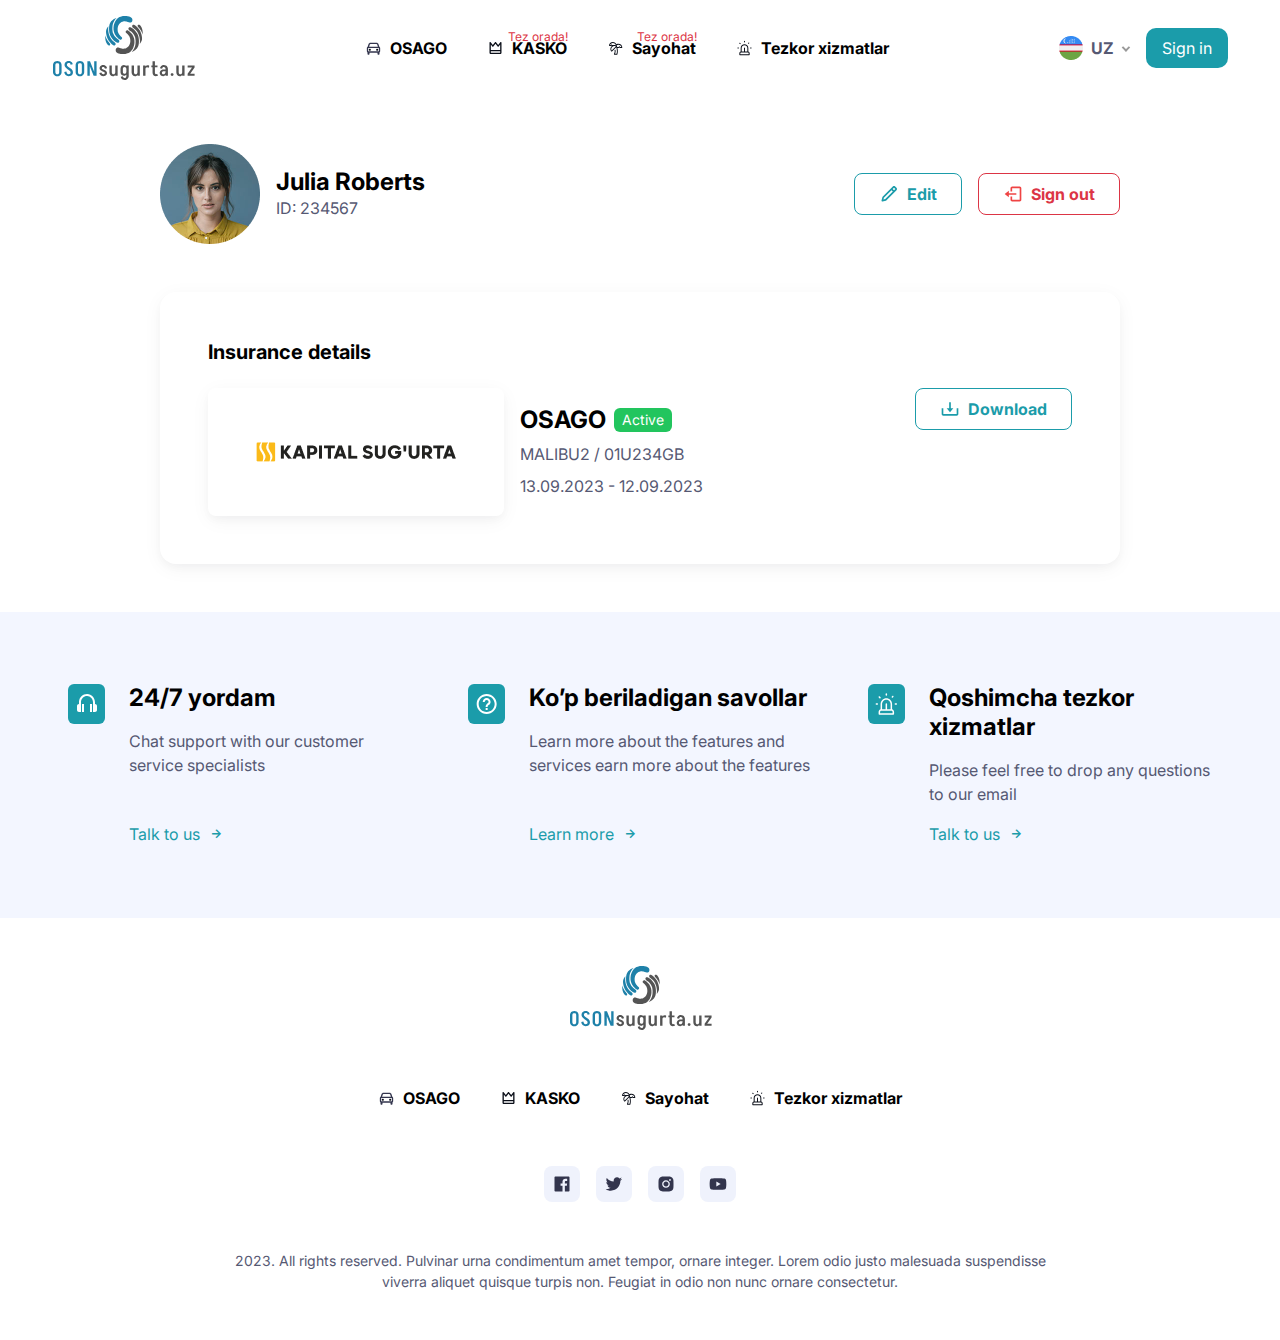
<file: profile.html>
<!DOCTYPE html>
<html lang="en" class="dataFont">

<head>
    <meta charset="UTF-8">
    <meta http-equiv="X-UA-Compatible" content="IE=edge">
    <meta name="viewport" content="width=device-width, initial-scale=1.0">
    <!--================ DESCRIPTION | Omonjon ================-->
    <meta name="description" content="OsonSugʻurta, Страховой компании в Узбекистан">

    <!--================ FAVICON | Omonjon ================-->
    <link rel="shortcut icon" href="assets/images/favicon.png" type="image/x-icon">

    <!--============== BOX ICONS CSS 2.1.4v | Omonjon ==============-->
    <link rel="stylesheet" href="assets/styles/boxicons.min.css">

    <!--============== ICOMOON CSS 1.0v | Omonjon ==============-->
    <link rel="stylesheet" href="assets/styles/icon.css">

    <!--================ SWIPER CSS 8.1.1v | Omonjon ================-->
    <link rel="stylesheet" href="assets/styles/swiper-bundle.min.css">

    <!--================ BOOTSTRAP CSS 5.3v | Omonjon ===============-->
    <link rel="stylesheet" href="assets/styles/bootstrap.min.css">

    <!--================ AOS CSS ?v | Omonjon ===============-->
    <link rel="stylesheet" href="assets/styles/aos.css">

    <!--================ STYLE CSS | Omonjon ================-->
    <link rel="stylesheet" href="assets/styles/main.css?v=0.0.4">
    <link rel="stylesheet" href="assets/styles/breakpoints.css?v=0.0.2">

    <title>Oson Sugʻurta</title>
</head>

<body>
<!--================ LOADER | Omonjon ================-->
<div class="load" id="load">
    <lottie-player autoplay loop mode="normal" src="assets/jsons/loader.json" class="load-gif">
    </lottie-player>
</div>

<!--================ MENUS MODAL | Omonjon ================-->
<div class="modal fade" id="exampleModal" tabindex="-1" aria-labelledby="exampleModalLabel" aria-hidden="true">
    <div class="modal-dialog modal-fullscreen">
        <div class="modal-content">
            <div class="modal-header">
                <div class="container-sm container-fluid d-flex">
                    <button type="button" class="btn-close box-shadow-none text-black px-0" data-bs-dismiss="modal"
                            aria-label="Close"></button>
                </div>
            </div>
            <div class="modal-body bg-white pt-md-5 pt-sm-3 pt-3">
                <div class="container-sm container-fluid">
                    <div class="row row-gap-3">
                        <div class="col-12">
                            <div class="d-flex flex-column align-items-center row-gap-2">
                                <h3 class="fs-5 text-black">Oson Sugʻurta</h3>
                                <ul class="d-flex flex-column align-items-center row-gap-3">
                                    <li><a class="text-black-50" href="#">OSAGO</a></li>
                                    <li class="position-relative"><p
                                            class="fs-9 text-danger fw-normal position-absolute w-max-content"
                                            style="top: -10px; right: -2px;">Tez orada!</p><a class="text-black-50"
                                                                                              href="#">KASKO</a></li>
                                    <li class="position-relative"><p
                                            class="fs-9 text-danger fw-normal position-absolute w-max-content"
                                            style="top: -10px;">Tez orada!</p><a class="text-black-50"
                                                                                 href="#">Sayohat</a></li>
                                    <li><a class="text-black-50" data-bs-toggle="modal"
                                           data-bs-target="#exampleModalServices" href="#">Tezkor xizmatlar</a></li>
                                </ul>
                            </div>
                        </div>
                    </div>
                </div>
            </div>
        </div>
    </div>
</div>

<!--================ SERVICES MODAL | Omonjon ================-->
<div class="modal fade" id="exampleModalServices" tabindex="-1" aria-labelledby="exampleModalLabel" aria-hidden="true">
    <div class="modal-dialog modal-lg modal-dialog-centered modal-dialog-scrollable">
        <div class="modal-content bg-transparent border-0">
            <div class="modal-header pe-0 border-0">
                <div class="container-sm container-fluid d-flex">
                    <button type="button" class="btn-close box-shadow-none text-black bg-white p-2"
                            data-bs-dismiss="modal"
                            aria-label="Close"></button>
                </div>
            </div>
            <div class="modal-body bg-white rounded-4 p-md-5 p-4">
                <div class="container-sm container-fluid">
                    <div class="row row-gap-4">
                        <div class="col-12 col-lg-6 col-md-12">
                            <div style="background: #F3F6FF;"
                                 class="px-sm-4 py-sm-4 p-3 d-flex align-items-stretch rounded-3 h-100">
                                <div class="row row-gap-4">
                                    <div class="col-12 col-sm-3">
                                        <div class="d-flex align-items-center justify-content-center">
                                            <img src="assets/images/svg/yevro.svg" alt="">
                                        </div>
                                    </div>
                                    <div class="col-12 col-sm-9">
                                        <div class="d-flex flex-column align-items-center align-items-sm-start row-gap-3 h-100">
                                            <h4 class="fs-4 fw-bold text-black">Yevroprotokol</h4>
                                            <p class="text-gray fs-7 text-center text-sm-start">Yevroprotokol
                                                tolʻldirish namunasi</p>
                                            <a href="#!" data-bs-toggle="modal"
                                               data-bs-target="#exampleModalServicesItem"
                                               class="text-white btn-primary fs-7 d-flex align-items-center w-max-content px-3 py-2 mt-auto"><i
                                                    class='bx bx-phone me-2'></i>Call now</a>
                                        </div>
                                    </div>
                                </div>
                            </div>
                        </div>

                        <div class="col-12 col-lg-6 col-md-12">
                            <div style="background: #F3F6FF;"
                                 class="px-sm-4 py-sm-4 p-3 d-flex align-items-stretch rounded-3 h-100">
                                <div class="row row-gap-4">
                                    <div class="col-12 col-sm-3">
                                        <div class="d-flex align-items-center justify-content-center">
                                            <img src="assets/images/svg/evakuator.svg" alt="">
                                        </div>
                                    </div>
                                    <div class="col-12 col-sm-9">
                                        <div class="d-flex flex-column align-items-center align-items-sm-start row-gap-3 h-100">
                                            <h4 class="fs-4 fw-bold text-black">Evakuator</h4>
                                            <p class="text-gray fs-7 text-center text-sm-start">Evakuator kerak
                                                bo'ldimi? Tugmani bosish bilan
                                                qo'ng'iroq qiling va evakuator chaqirtiring</p>
                                            <a href="#!" data-bs-toggle="modal"
                                               data-bs-target="#exampleModalServicesItem"
                                               class="text-white btn-primary fs-7 d-flex align-items-center w-max-content px-3 py-2 mt-auto"><i
                                                    class='bx bx-phone me-2'></i>Call now</a>
                                        </div>
                                    </div>
                                </div>
                            </div>
                        </div>
                        <div class="col-12 col-lg-6 col-md-12">
                            <div style="background: #F3F6FF;"
                                 class="px-sm-4 py-sm-4 p-3 d-flex align-items-stretch rounded-3 h-100">
                                <div class="row row-gap-4">
                                    <div class="col-12 col-sm-3">
                                        <div class="d-flex align-items-center justify-content-center">
                                            <img src="assets/images/svg/benzin.svg" alt="">
                                        </div>
                                    </div>
                                    <div class="col-12 col-sm-9">
                                        <div class="d-flex flex-column align-items-center align-items-sm-start row-gap-3 h-100">
                                            <h4 class="fs-4 fw-bold text-black">Benzin</h4>
                                            <p class="text-gray fs-7 text-center text-sm-start">Yo'lda favqulodda
                                                yoqilg'ingiz tugab qoldimi?
                                                Tugmani bosish bilan qo'ng'iroq qiling va benzin etkazib berishlarini
                                                so'rang (Toshkent shahri va atrofi bo'yicha)
                                            </p>
                                            <a href="#!" data-bs-toggle="modal"
                                               data-bs-target="#exampleModalServicesItem"
                                               class="text-white btn-primary fs-7 d-flex align-items-center w-max-content px-3 py-2 mt-auto"><i
                                                    class='bx bx-phone me-2'></i>Call now</a>
                                        </div>
                                    </div>
                                </div>
                            </div>
                        </div>
                        <div class="col-12 col-lg-6 col-md-12">
                            <div style="background: #F3F6FF;"
                                 class="px-sm-4 py-sm-4 p-3 d-flex align-items-stretch rounded-3 h-100">
                                <div class="row row-gap-4">
                                    <div class="col-12 col-sm-3">
                                        <div class="d-flex align-items-center justify-content-center">
                                            <img src="assets/images/svg/rate.svg" alt="">
                                        </div>
                                    </div>
                                    <div class="col-12 col-sm-9">
                                        <div class="d-flex flex-column align-items-center align-items-sm-start row-gap-3 h-100">
                                            <h4 class="fs-4 fw-bold text-black">Baholash</h4>
                                            <p class="text-gray fs-7 text-center text-sm-start">Zararni baholash kerak
                                                bo'ldimi? Tugmani bosish
                                                bilan qo'ng'iroq qiling va baholovchi bilan bog'laning
                                            </p>
                                            <a href="#!" data-bs-toggle="modal"
                                               data-bs-target="#exampleModalServicesItem"
                                               class="text-white btn-primary fs-7 d-flex align-items-center w-max-content px-3 py-2 mt-auto"><i
                                                    class='bx bx-phone me-2'></i>Call now</a>
                                        </div>
                                    </div>
                                </div>
                            </div>
                        </div>
                    </div>
                </div>
            </div>
        </div>
    </div>
</div>

<!--================ SERVICES in ITEM MODAL | Omonjon ================-->
<div class="modal fade" id="exampleModalServicesItem" tabindex="-1" aria-labelledby="exampleModalLabel"
     aria-hidden="true">
    <div class="modal-dialog modal-dialog-centered">
        <div class="modal-content bg-transparent border-0">
            <div class="modal-header pe-0 border-0">
                <div class="container-sm container-fluid d-flex">
                    <button type="button" class="btn-close box-shadow-none text-black bg-white p-2"
                            data-bs-dismiss="modal"
                            aria-label="Close"></button>
                </div>
            </div>
            <div class="modal-body bg-white rounded-4 p-md-5 p-4">
                <div class="container-sm container-fluid">
                    <div class="row">
                        <div class="col-12">
                            <div class="position-relative">
                                <img class="position-absolute servicesModal-icon z-index-1"
                                     src="assets/images/svg/yevro.svg" alt="">
                            </div>
                            <h4 class="fs-2 fw-bold text-center text-black pt-4 mb-3">Evakuator xizmati</h4>
                            <p class="fs-7 text-gray fw-normal text-center mb-3 pb-2">Evakuator kerak bo'ldimi? Formani
                                toldirib
                                bizga jonating!</p>
                            <form action="" method="">
                                <div class="mb-3">
                                    <label for="exampleInputEmail2"
                                           class="form-label fs-7 fw-bold text-black">Ism</label>
                                    <input type="text" placeholder="John" class="form-control" id="exampleInputEmail2"
                                           aria-describedby="emailHelp">
                                </div>
                                <div class="mb-3">
                                    <label for="exampleInputPassword3" class="form-label fs-7 fw-bold text-black">Telefon
                                        raqami</label>
                                    <input type="number" placeholder="+998" class="form-control"
                                           id="exampleInputPassword3">
                                </div>
                                <div class="mb-3">
                                    <label for="exampleInputPassword4" class="form-label fs-7 fw-bold text-black">Manzil
                                        (ihtiyoriy)</label>
                                    <input type="text" placeholder="Address" class="form-control"
                                           id="exampleInputPassword4">
                                </div>
                                <button type="submit" class="btn-primary w-100 fs-7 fw-bold py-2 px-4 mt-2">Jona’tish
                                </button>
                            </form>
                        </div>
                    </div>
                </div>
            </div>
        </div>
    </div>
</div>

<!--================ EDIT MODAL | Omonjon ================-->
<div class="modal fade" id="exampleModalEdit" tabindex="-1" aria-labelledby="exampleModalLabel"
     aria-hidden="true">
    <div class="modal-dialog modal-dialog-centered">
        <div class="modal-content bg-transparent border-0">
            <div class="modal-body bg-white rounded-4 p-md-5 p-4">
                <div class="container-sm container-fluid">
                    <div class="row">
                        <div class="col-12">
                            <div class="d-flex align-items-center column-gap-3 mb-4 pt-2">
                                <div class="d-flex rounded-circle">
                                    <img src="assets/images/avatar.png" alt="Avatar">
                                </div>
                                <a href="#!"
                                   class="fs-8 fw-bold text-black border border-1 bg-transparent rounded-3 border-dark-subtle px-2 py-1 px-sm-3 py-sm-2">
                                    Upload photo
                                </a>
                            </div>
                            <form action="" method="">
                                <div class="mb-3">
                                    <label for="exampleInputEmail3"
                                           class="form-label fs-7 fw-bold text-black">Name</label>
                                    <input type="text" placeholder="Your name..." class="form-control"
                                           id="exampleInputEmail3"
                                           aria-describedby="emailHelp">
                                </div>
                                <div class="mb-3">
                                    <label for="exampleInputEmail4"
                                           class="form-label fs-7 fw-bold text-black">Surname</label>
                                    <input type="text" placeholder="Your surname..." class="form-control"
                                           id="exampleInputEmail4"
                                           aria-describedby="emailHelp">
                                </div>
                                <div class="d-flex w-100 column-gap-2">
                                    <button type="button" data-bs-dismiss="modal"
                                            aria-label="Close"
                                            class="w-50 text-primary bg-transparent border border-1 border-primary rounded-3 fs-7 fw-bold py-2 px-4 mt-2">
                                        Cancel
                                    </button>
                                    <button type="submit" class="w-50 btn-primary fs-7 fw-bold py-2 px-4 mt-2">Save
                                    </button>
                                </div>
                            </form>
                        </div>
                    </div>
                </div>
            </div>
        </div>
    </div>
</div>

<!--==================== HEADER | Omonjon ====================-->
<header class="header">
    <nav class="py-3 bg-white" id="myHeader">
        <div class="container">
            <div class="d-flex align-items-center justify-content-between">
                <a class="d-flex align-items-center column-gap-2" href="index.html"><img alt="LOGO"
                                                                                         src="assets/images/svg/site-logo.svg"></a>
                <ul class="d-lg-flex d-none align-items-center column-gap-2">
                    <li class="nav-item">
                        <a class="primary-hover transition fs-7 fw-bold text-black d-flex align-items-center column-gap-2 rounded-3 px-3 py-2"
                           aria-current="page" href="details.html">
                            <svg width="17" class="transition" height="16" viewbox="0 0 17 16" fill="none"
                                 xmlns="http://www.w3.org/2000/svg">
                                <path
                                        d="M14.3479 6.77063L13.4359 4.03396C13.1633 3.21596 12.4013 2.66663 11.5393 2.66663H5.46059C4.59859 2.66663 3.83659 3.21596 3.56392 4.03396L2.65192 6.77063C2.17192 6.97263 1.83325 7.44729 1.83325 7.99996V11.3333C1.83325 11.8353 2.11525 12.268 2.52592 12.4953C2.51725 12.5393 2.49992 12.5793 2.49992 12.6253V14C2.49992 14.3686 2.79792 14.6666 3.16659 14.6666H3.83325C4.20192 14.6666 4.49992 14.3686 4.49992 14V12.6666H12.4999V14C12.4999 14.3686 12.7979 14.6666 13.1666 14.6666H13.8333C14.2019 14.6666 14.4999 14.3686 14.4999 14V12.6253C14.4999 12.5793 14.4826 12.5386 14.4739 12.4953C14.8846 12.268 15.1666 11.8353 15.1666 11.3333V7.99996C15.1666 7.44729 14.8279 6.97263 14.3479 6.77063ZM3.16659 11.3333V7.99996H13.8333L13.8346 11.3333H3.16659ZM5.46059 3.99996H11.5386C11.8259 3.99996 12.0806 4.18263 12.1713 4.45596L12.9086 6.66663H4.09125L4.82792 4.45596C4.91925 4.18263 5.17392 3.99996 5.46059 3.99996Z"
                                        fill="#33354D"/>
                                <path
                                        d="M4.83325 10.6666C5.38554 10.6666 5.83325 10.2189 5.83325 9.66663C5.83325 9.11434 5.38554 8.66663 4.83325 8.66663C4.28097 8.66663 3.83325 9.11434 3.83325 9.66663C3.83325 10.2189 4.28097 10.6666 4.83325 10.6666Z"
                                        fill="#0B0F19"/>
                                <path
                                        d="M12.1667 10.6666C12.719 10.6666 13.1667 10.2189 13.1667 9.66663C13.1667 9.11434 12.719 8.66663 12.1667 8.66663C11.6145 8.66663 11.1667 9.11434 11.1667 9.66663C11.1667 10.2189 11.6145 10.6666 12.1667 10.6666Z"
                                        fill="#0B0F19"/>
                            </svg>
                            OSAGO
                        </a>
                    </li>
                    <li class="nav-item position-relative">
                        <p class="fs-9 text-danger fw-normal position-absolute" style="right: 15px;">Tez orada!</p>
                        <a class="fs-7 fw-bold text-black d-flex align-items-center column-gap-2 rounded-3 px-3 py-2"
                           aria-current="page" href="#!">
                            <svg width="17" class="transition" height="16" viewbox="0 0 17 16" fill="none"
                                 xmlns="http://www.w3.org/2000/svg">
                                <path
                                        d="M7.97933 2.25003L5.83333 4.9327L3.68733 2.25003C3.51 2.0287 3.212 1.94403 2.946 2.03736C2.67933 2.13136 2.5 2.38336 2.5 2.6667V12.6667C2.5 13.402 3.098 14 3.83333 14H13.1667C13.902 14 14.5 13.402 14.5 12.6667V2.6667C14.5 2.38336 14.3207 2.13136 14.054 2.03736C13.7873 1.94536 13.49 2.02936 13.3127 2.25003L11.1667 4.9327L9.02067 2.25003C8.76667 1.93403 8.23333 1.93403 7.97933 2.25003ZM3.83333 12.6667V11.3334H13.1673V12.6667H3.83333ZM10.646 6.4167C10.9 6.73336 11.434 6.73336 11.688 6.4167L13.1667 4.56736L13.1673 10H3.83333V4.56736L5.31267 6.4167C5.56667 6.73336 6.10067 6.73336 6.35467 6.4167L8.5 3.73403L10.646 6.4167Z"
                                        fill="#0B0F19"/>
                            </svg>

                            KASKO
                        </a>
                    </li>
                    <li class="nav-item position-relative">
                        <p class="fs-9 text-danger fw-normal position-absolute" style="right: 15px;">Tez orada!</p>
                        <a class="fs-7 fw-bold text-black d-flex align-items-center column-gap-2 rounded-3 px-3 py-2"
                           aria-current="page" href="#!">
                            <svg width="17" class="transition" height="16" viewbox="0 0 17 16" fill="none"
                                 xmlns="http://www.w3.org/2000/svg">
                                <path fill-rule="evenodd" clip-rule="evenodd"
                                      d="M2 5.565C2 3.55648 3.77586 2 5.875 2C7.52065 2 8.96761 2.95661 9.516 4.33768C10.1104 4.02124 10.777 3.85559 11.4566 3.86C13.555 3.86079 15.33 5.41699 15.33 7.425C15.33 7.68181 15.1218 7.89 14.865 7.89H13.005C12.8817 7.89 12.7634 7.84101 12.6762 7.7538L12.385 7.46261L12.0938 7.7538C12.0066 7.84101 11.8883 7.89 11.765 7.89H10.4058C10.4892 8.24608 10.5681 8.62342 10.6346 9.01299C10.912 10.6374 11.0016 12.59 10.342 14.4039C10.2752 14.5877 10.1005 14.71 9.905 14.71H7.425C7.26964 14.71 7.12455 14.6324 7.03828 14.5032C6.95201 14.374 6.93597 14.2103 6.99552 14.0668C7.50233 12.8455 7.87068 11.7144 7.58903 10.3062C7.53866 10.0544 7.70198 9.80939 7.95381 9.75903C8.20563 9.70866 8.4506 9.87198 8.50097 10.1238C8.78248 11.5313 8.50965 12.7016 8.10917 13.78H9.57088C10.0393 12.2664 9.96621 10.624 9.71788 9.16951C9.59613 8.45637 9.43803 7.81214 9.28569 7.25732L4.98899 11.5602C4.90168 11.6477 4.78311 11.6969 4.65948 11.6968C4.53585 11.6967 4.41735 11.6474 4.33016 11.5598C2.91308 10.1354 3.06234 7.78205 4.548 6.2964C4.6457 6.19869 4.74718 6.10673 4.85191 6.02059C4.76328 6.00248 4.68112 5.95873 4.6162 5.8938L4.325 5.60261L4.0338 5.8938C3.9466 5.98101 3.82833 6.03 3.705 6.03H2.465C2.20819 6.03 2 5.82181 2 5.565ZM7.1703 6.03H7.425C7.44737 6.03 7.46937 6.02842 7.4909 6.02537C7.958 6.04569 8.40653 6.18513 8.78774 6.44005L4.69298 10.5402C4.011 9.51104 4.15713 8.00248 5.2056 6.954C5.77586 6.38375 6.48104 6.07952 7.1703 6.03ZM8.81365 5.39232C8.29105 5.15768 7.71755 5.06265 7.14281 5.1H5.13761L4.6538 4.61619C4.47221 4.4346 4.17779 4.4346 3.9962 4.61619L3.51239 5.1H2.97645C3.21958 3.89363 4.39107 2.93 5.875 2.93C7.47704 2.93 8.71493 4.05314 8.81365 5.39232ZM10.1682 6.96H11.5724L12.0562 6.4762C12.2378 6.2946 12.5322 6.2946 12.7138 6.4762L13.1976 6.96H14.3535C14.1104 5.75363 12.9389 4.79 11.455 4.79H11.4518C10.8434 4.78581 10.2485 4.95823 9.73831 5.28405C9.74439 5.35676 9.74813 5.43015 9.74946 5.50418C9.7866 5.64557 9.84162 5.83158 9.90747 6.05421C9.98354 6.31139 10.0741 6.61744 10.1682 6.96Z"
                                      fill="#0B0F19"/>
                            </svg>
                            Sayohat
                        </a>
                    </li>
                    <li class="nav-item">
                        <a class="primary-hover transition fs-7 fw-bold text-black d-flex align-items-center column-gap-2 rounded-3 px-3 py-2"
                           data-bs-toggle="modal" data-bs-target="#exampleModalServices" href="#!">
                            <svg width="17" class="transition" height="16" viewbox="0 0 17 16" fill="none"
                                 xmlns="http://www.w3.org/2000/svg">
                                <path fill-rule="evenodd" clip-rule="evenodd"
                                      d="M8.50016 0.833374C8.77631 0.833374 9.00016 1.05723 9.00016 1.33337V2.00004C9.00016 2.27618 8.77631 2.50004 8.50016 2.50004C8.22402 2.50004 8.00016 2.27618 8.00016 2.00004V1.33337C8.00016 1.05723 8.22402 0.833374 8.50016 0.833374ZM13.187 2.64649C13.3823 2.84175 13.3823 3.15833 13.187 3.35359L12.8537 3.68693C12.6585 3.88219 12.3419 3.88219 12.1466 3.68693C11.9513 3.49167 11.9513 3.17508 12.1466 2.97982L12.4799 2.64649C12.6752 2.45123 12.9918 2.45123 13.187 2.64649ZM3.43261 2.93249C3.62787 2.73723 3.94445 2.73723 4.13972 2.93249L4.61105 3.40382C4.80631 3.59908 4.80631 3.91567 4.61105 4.11093C4.41579 4.30619 4.09921 4.30619 3.90394 4.11093L3.43261 3.63959C3.23735 3.44433 3.23735 3.12775 3.43261 2.93249ZM8.50016 5.16671C7.74872 5.16671 7.02805 5.46522 6.49669 5.99657C5.96534 6.52792 5.66683 7.24859 5.66683 8.00004V11.5H8.00016V8.00004C8.00016 7.7239 8.22402 7.50004 8.50016 7.50004C8.77631 7.50004 9.00016 7.7239 9.00016 8.00004V11.5H11.3335V8.00004C11.3335 7.24859 11.035 6.52792 10.5036 5.99657C9.97228 5.46522 9.25161 5.16671 8.50016 5.16671ZM12.3335 11.5695V8.00004C12.3335 6.98338 11.9296 6.00835 11.2107 5.28946C10.4918 4.57057 9.51682 4.16671 8.50016 4.16671C7.4835 4.16671 6.50848 4.57057 5.78959 5.28946C5.0707 6.00835 4.66683 6.98338 4.66683 8.00004V11.5695C4.36846 11.6541 4.09365 11.8138 3.87047 12.037C3.52665 12.3808 3.3335 12.8471 3.3335 13.3334V14.6667C3.3335 14.9428 3.55735 15.1667 3.8335 15.1667H13.1668C13.443 15.1667 13.6668 14.9428 13.6668 14.6667V13.3334C13.6668 12.8471 13.4737 12.3808 13.1299 12.037C12.9067 11.8138 12.6319 11.6541 12.3335 11.5695ZM5.16683 12.5C4.94582 12.5 4.73385 12.5878 4.57757 12.7441C4.42129 12.9004 4.3335 13.1124 4.3335 13.3334V14.1667H12.6668V13.3334C12.6668 13.1124 12.579 12.9004 12.4228 12.7441C12.2665 12.5878 12.0545 12.5 11.8335 12.5H5.16683ZM1.3335 8.00004C1.3335 7.7239 1.55735 7.50004 1.8335 7.50004H2.50016C2.77631 7.50004 3.00016 7.7239 3.00016 8.00004C3.00016 8.27618 2.77631 8.50004 2.50016 8.50004H1.8335C1.55735 8.50004 1.3335 8.27618 1.3335 8.00004ZM14.0002 8.00004C14.0002 7.7239 14.224 7.50004 14.5002 7.50004H15.1668C15.443 7.50004 15.6668 7.7239 15.6668 8.00004C15.6668 8.27618 15.443 8.50004 15.1668 8.50004H14.5002C14.224 8.50004 14.0002 8.27618 14.0002 8.00004Z"
                                      fill="#0B0F19"/>
                            </svg>
                            Tezkor xizmatlar
                        </a>
                    </li>
                </ul>
                <div class="d-flex align-items-center column-gap-sm-3 column-gap-2">
                    <li class="nav-item-top dropdown">
                        <!-- Language -->

                        <a class="nav-link-sm d-flex align-items-center text-gray fw-bold column-gap-2 dropdown-toggle dropdown-arrow dropdown-toggle-not pe-3"
                           href="#" id="navbarDropdownLang" role="button" data-bs-toggle="dropdown"
                           aria-expanded="false">
                            <img src="assets/images/UZ.png" alt=""> UZ
                        </a>
                        <ul class="dropdown-menu dropdown-transition" aria-labelledby="navbarDropdownLang"
                            style="min-width: auto">

                            <li>
                                <a class="ru dropdown-item dropdown-item-language" href="#">Русский</a>
                            </li>
                            <li>
                                <a class="en dropdown-item dropdown-item-language" href="#">English</a>
                            </li>
                            <li>
                                <a class="uz dropdown-item dropdown-item-language" href="#">O`zbekcha</a>
                            </li>
                        </ul>
                        <!-- End Language -->
                    </li>
                    <a href="#!" class="btn-primary py-sm-2 px-sm-3 py-1 px-2">
                        <span class="d-none d-sm-block">Sign in</span><i class="bx bx-user d-sm-none"></i>
                    </a>
                </div>
                <button type="button"
                        class="outline-none border-none bg-transparent d-lg-none d-flex align-items-center justify-content-center"
                        data-bs-toggle="modal" data-bs-target="#exampleModal">
                    <i class="fs-3 text-primary bx bx-menu"></i>
                </button>
            </div>
        </div>
    </nav>
</header>

<!--================ MAIN | Omonjon ================-->
<main>
    <!--================ PROFILE | Omonjon ================-->
    <section class="profile py-5">
        <div class="container px-xl-5 row-gap-5">
            <div class="d-flex flex-wrap justify-content-md-between justify-content-center align-items-center column-gap-2 row-gap-3 mx-xl-5 px-xl-4 mb-5">
                <div class="d-flex column-gap-3">
                    <div class="d-flex rounded-circle">
                        <img src="assets/images/avatar.png" alt="Avatar">
                    </div>
                    <div class="d-flex flex-column justify-content-center">
                        <h5 class="fs-4 text-black fw-bold">Julia Roberts</h5>
                        <p class="fs-7 fw-normal text-gray">ID: 234567</p>
                    </div>
                </div>
                <div class="d-flex align-items-center column-gap-3">
                    <a href="#!" data-bs-toggle="modal" data-bs-target="#exampleModalEdit"
                       class="fs-7 d-flex align-items-center text-primary fw-bold border border-1 border-primary rounded-3 py-2 px-4"><img
                            src="assets/images/svg/pencil.svg" class="me-2" alt="Pencil">Edit</a>
                    <a href="#!"
                       class="fs-7 d-flex align-items-center text-danger fw-bold border border-1 border-danger rounded-3 py-2 px-4"><img
                            src="assets/images/svg/logOut.svg" class="me-2" alt="Pencil">Sign out</a>
                </div>
            </div>
            <div class="mx-xl-5 px-xl-4">
                <div class="d-flex flex-column justify-content-md-between justify-content-center bg-white primary-shadow rounded-4 row-gap-4 p-5">
                    <h4 class="fw-bold text-black fs-5 text-center text-sm-start">Insurance details</h4>
                    <div class="d-flex align-items-center flex-wrap justify-content-lg-between justify-content-center row-gap-4 column-gap-2">
                        <div class="d-flex flex-wrap justify-content-center column-gap-3 row-gap-4">
                            <div class="d-flex justify-content-center align-items-center primary-shadow p-lg-5 p-md-4 p-sm-2 p-4 rounded-3">
                                <img class="w-100" src="assets/images/partners/kapitalS.png" alt="Avatar">
                            </div>
                            <div class="d-flex flex-column justify-content-center align-items-center align-items-sm-start row-gap-2">
                                <h5 class="fs-4 text-black fw-bold d-flex align-items-center column-gap-2">OSAGO <span
                                        style="background: #22C55E;"
                                        class="fw-normal text-white fs-8 rounded-2 px-2 py-1">Active</span>
                                </h5>
                                <p class="fs-7 fw-normal text-gray">MALIBU2 / 01U234GB</p>
                                <p class="fs-7 fw-normal text-gray">13.09.2023 - 12.09.2023</p>
                            </div>
                        </div>
                        <div class="d-flex align-items-start mb-md-auto">
                            <a href="#!" download
                               class="fs-7 d-flex align-items-center text-primary fw-bold border border-1 border-primary rounded-3 py-2 px-4"><img
                                    src="assets/images/svg/download.svg" class="me-2" alt="Pencil">Download</a>
                        </div>
                    </div>
                </div>
            </div>
        </div>
    </section>
</main>


<!--==================== MAIN BOTTOM ====================-->
<section class="mainBottom py-5" style="background-color: #F3F6FF;">
    <div class="container">
        <div class="row">
            <div class="col-12 col-lg-4 col-md-6">
                <div class="px-3 py-4 d-flex align-items-stretch h-100">
                    <div class="row">
                        <div class="col-2">
                            <div class="bg-primary rounded-2 d-flex align-items-center justify-content-center px-3 py-2">
                                <img src="assets/images/svg/headphone.svg" alt="">
                            </div>
                        </div>
                        <div class="col-10">
                            <div class="d-flex flex-column row-gap-3 h-100">
                                <h4 class="fs-4 fw-bold text-black">24/7 yordam</h4>
                                <p class="text-gray fs-7">Chat support with our customer service specialists</p>
                                <a href="#"
                                   class="text-primary fs-7 mt-auto d-flex align-items-center column-gap-2">Talk
                                    to us
                                    <i class="bx bx-right-arrow-alt"></i></a>
                            </div>
                        </div>
                    </div>
                </div>
            </div>
            <div class="col-12 col-lg-4 col-md-6">
                <div class="px-3 py-4 d-flex align-items-stretch h-100">
                    <div class="row">
                        <div class="col-2">
                            <div class="bg-primary rounded-2 d-flex align-items-center justify-content-center px-3 py-2">
                                <img src="assets/images/svg/help-circle.svg" alt="">
                            </div>
                        </div>
                        <div class="col-10">
                            <div class="d-flex flex-column row-gap-3 h-100">
                                <h4 class="fs-4 fw-bold text-black">Ko’p beriladigan savollar</h4>
                                <p class="text-gray fs-7">Learn more about the features and services earn more
                                    about the features </p>
                                <a href="#"
                                   class="text-primary mt-auto fs-7 d-flex align-items-center column-gap-2">Learn
                                    more
                                    <i class="bx bx-right-arrow-alt"></i></a>
                            </div>
                        </div>
                    </div>
                </div>
            </div>
            <div class="col-12 col-lg-4 col-md-6">
                <div class="px-3 py-4 d-flex align-items-stretch h-100">
                    <div class="row">
                        <div class="col-2">
                            <div class="bg-primary rounded-2 d-flex align-items-center justify-content-center px-3 py-2">
                                <img src="assets/images/svg/siren.svg" alt="">
                            </div>
                        </div>
                        <div class="col-10">
                            <div class="d-flex flex-column row-gap-3 h-100">
                                <h4 class="fs-4 fw-bold text-black">Qoshimcha tezkor xizmatlar</h4>
                                <p class="text-gray fs-7">Please feel free to drop any questions to our email
                                </p>
                                <a href="#"
                                   class="text-primary mt-auto fs-7 d-flex align-items-center column-gap-2">Talk
                                    to us
                                    <i class="bx bx-right-arrow-alt"></i></a>
                            </div>
                        </div>
                    </div>
                </div>
            </div>
        </div>
    </div>
</section>
</main>

<!--================ FOOTER | Omonjon ================-->
<footer class="py-5">
    <div class="container">
        <div class="d-flex flex-column align-items-center">
            <div class="d-flex">
                <img src="assets/images/svg/site-logo.svg" alt="">
            </div>
            <ul class="d-flex align-items-center flex-wrap justify-content-center column-gap-2 row-gap-1 mt-5">
                <li class="nav-item">
                    <a class="primary-hover transition fs-7 fw-bold text-black d-flex align-items-center column-gap-2 rounded-3 px-3 py-2"
                       aria-current="page" href="#!">
                        <svg width="17" class="transition" height="16" viewbox="0 0 17 16" fill="none"
                             xmlns="http://www.w3.org/2000/svg">
                            <path
                                    d="M14.3479 6.77063L13.4359 4.03396C13.1633 3.21596 12.4013 2.66663 11.5393 2.66663H5.46059C4.59859 2.66663 3.83659 3.21596 3.56392 4.03396L2.65192 6.77063C2.17192 6.97263 1.83325 7.44729 1.83325 7.99996V11.3333C1.83325 11.8353 2.11525 12.268 2.52592 12.4953C2.51725 12.5393 2.49992 12.5793 2.49992 12.6253V14C2.49992 14.3686 2.79792 14.6666 3.16659 14.6666H3.83325C4.20192 14.6666 4.49992 14.3686 4.49992 14V12.6666H12.4999V14C12.4999 14.3686 12.7979 14.6666 13.1666 14.6666H13.8333C14.2019 14.6666 14.4999 14.3686 14.4999 14V12.6253C14.4999 12.5793 14.4826 12.5386 14.4739 12.4953C14.8846 12.268 15.1666 11.8353 15.1666 11.3333V7.99996C15.1666 7.44729 14.8279 6.97263 14.3479 6.77063ZM3.16659 11.3333V7.99996H13.8333L13.8346 11.3333H3.16659ZM5.46059 3.99996H11.5386C11.8259 3.99996 12.0806 4.18263 12.1713 4.45596L12.9086 6.66663H4.09125L4.82792 4.45596C4.91925 4.18263 5.17392 3.99996 5.46059 3.99996Z"
                                    fill="#33354D"/>
                            <path
                                    d="M4.83325 10.6666C5.38554 10.6666 5.83325 10.2189 5.83325 9.66663C5.83325 9.11434 5.38554 8.66663 4.83325 8.66663C4.28097 8.66663 3.83325 9.11434 3.83325 9.66663C3.83325 10.2189 4.28097 10.6666 4.83325 10.6666Z"
                                    fill="#0B0F19"/>
                            <path
                                    d="M12.1667 10.6666C12.719 10.6666 13.1667 10.2189 13.1667 9.66663C13.1667 9.11434 12.719 8.66663 12.1667 8.66663C11.6145 8.66663 11.1667 9.11434 11.1667 9.66663C11.1667 10.2189 11.6145 10.6666 12.1667 10.6666Z"
                                    fill="#0B0F19"/>
                        </svg>
                        OSAGO
                    </a>
                </li>
                <li class="nav-item">
                    <a class="primary-hover transition fs-7 fw-bold text-black d-flex align-items-center column-gap-2 rounded-3 px-3 py-2"
                       aria-current="page" href="#!">
                        <svg width="17" class="transition" height="16" viewbox="0 0 17 16" fill="none"
                             xmlns="http://www.w3.org/2000/svg">
                            <path
                                    d="M7.97933 2.25003L5.83333 4.9327L3.68733 2.25003C3.51 2.0287 3.212 1.94403 2.946 2.03736C2.67933 2.13136 2.5 2.38336 2.5 2.6667V12.6667C2.5 13.402 3.098 14 3.83333 14H13.1667C13.902 14 14.5 13.402 14.5 12.6667V2.6667C14.5 2.38336 14.3207 2.13136 14.054 2.03736C13.7873 1.94536 13.49 2.02936 13.3127 2.25003L11.1667 4.9327L9.02067 2.25003C8.76667 1.93403 8.23333 1.93403 7.97933 2.25003ZM3.83333 12.6667V11.3334H13.1673V12.6667H3.83333ZM10.646 6.4167C10.9 6.73336 11.434 6.73336 11.688 6.4167L13.1667 4.56736L13.1673 10H3.83333V4.56736L5.31267 6.4167C5.56667 6.73336 6.10067 6.73336 6.35467 6.4167L8.5 3.73403L10.646 6.4167Z"
                                    fill="#0B0F19"/>
                        </svg>
                        KASKO
                    </a>
                </li>
                <li class="nav-item">
                    <a class="primary-hover transition fs-7 fw-bold text-black d-flex align-items-center column-gap-2 rounded-3 px-3 py-2"
                       aria-current="page" href="#!">
                        <svg width="17" class="transition" height="16" viewbox="0 0 17 16" fill="none"
                             xmlns="http://www.w3.org/2000/svg">
                            <path fill-rule="evenodd" clip-rule="evenodd"
                                  d="M2 5.565C2 3.55648 3.77586 2 5.875 2C7.52065 2 8.96761 2.95661 9.516 4.33768C10.1104 4.02124 10.777 3.85559 11.4566 3.86C13.555 3.86079 15.33 5.41699 15.33 7.425C15.33 7.68181 15.1218 7.89 14.865 7.89H13.005C12.8817 7.89 12.7634 7.84101 12.6762 7.7538L12.385 7.46261L12.0938 7.7538C12.0066 7.84101 11.8883 7.89 11.765 7.89H10.4058C10.4892 8.24608 10.5681 8.62342 10.6346 9.01299C10.912 10.6374 11.0016 12.59 10.342 14.4039C10.2752 14.5877 10.1005 14.71 9.905 14.71H7.425C7.26964 14.71 7.12455 14.6324 7.03828 14.5032C6.95201 14.374 6.93597 14.2103 6.99552 14.0668C7.50233 12.8455 7.87068 11.7144 7.58903 10.3062C7.53866 10.0544 7.70198 9.80939 7.95381 9.75903C8.20563 9.70866 8.4506 9.87198 8.50097 10.1238C8.78248 11.5313 8.50965 12.7016 8.10917 13.78H9.57088C10.0393 12.2664 9.96621 10.624 9.71788 9.16951C9.59613 8.45637 9.43803 7.81214 9.28569 7.25732L4.98899 11.5602C4.90168 11.6477 4.78311 11.6969 4.65948 11.6968C4.53585 11.6967 4.41735 11.6474 4.33016 11.5598C2.91308 10.1354 3.06234 7.78205 4.548 6.2964C4.6457 6.19869 4.74718 6.10673 4.85191 6.02059C4.76328 6.00248 4.68112 5.95873 4.6162 5.8938L4.325 5.60261L4.0338 5.8938C3.9466 5.98101 3.82833 6.03 3.705 6.03H2.465C2.20819 6.03 2 5.82181 2 5.565ZM7.1703 6.03H7.425C7.44737 6.03 7.46937 6.02842 7.4909 6.02537C7.958 6.04569 8.40653 6.18513 8.78774 6.44005L4.69298 10.5402C4.011 9.51104 4.15713 8.00248 5.2056 6.954C5.77586 6.38375 6.48104 6.07952 7.1703 6.03ZM8.81365 5.39232C8.29105 5.15768 7.71755 5.06265 7.14281 5.1H5.13761L4.6538 4.61619C4.47221 4.4346 4.17779 4.4346 3.9962 4.61619L3.51239 5.1H2.97645C3.21958 3.89363 4.39107 2.93 5.875 2.93C7.47704 2.93 8.71493 4.05314 8.81365 5.39232ZM10.1682 6.96H11.5724L12.0562 6.4762C12.2378 6.2946 12.5322 6.2946 12.7138 6.4762L13.1976 6.96H14.3535C14.1104 5.75363 12.9389 4.79 11.455 4.79H11.4518C10.8434 4.78581 10.2485 4.95823 9.73831 5.28405C9.74439 5.35676 9.74813 5.43015 9.74946 5.50418C9.7866 5.64557 9.84162 5.83158 9.90747 6.05421C9.98354 6.31139 10.0741 6.61744 10.1682 6.96Z"
                                  fill="#0B0F19"/>
                        </svg>
                        Sayohat
                    </a>
                </li>
                <li class="nav-item">
                    <a class="primary-hover transition fs-7 fw-bold text-black d-flex align-items-center column-gap-2 rounded-3 px-3 py-2"
                       aria-current="page" href="#!">
                        <svg width="17" class="transition" height="16" viewbox="0 0 17 16" fill="none"
                             xmlns="http://www.w3.org/2000/svg">
                            <path fill-rule="evenodd" clip-rule="evenodd"
                                  d="M8.50016 0.833374C8.77631 0.833374 9.00016 1.05723 9.00016 1.33337V2.00004C9.00016 2.27618 8.77631 2.50004 8.50016 2.50004C8.22402 2.50004 8.00016 2.27618 8.00016 2.00004V1.33337C8.00016 1.05723 8.22402 0.833374 8.50016 0.833374ZM13.187 2.64649C13.3823 2.84175 13.3823 3.15833 13.187 3.35359L12.8537 3.68693C12.6585 3.88219 12.3419 3.88219 12.1466 3.68693C11.9513 3.49167 11.9513 3.17508 12.1466 2.97982L12.4799 2.64649C12.6752 2.45123 12.9918 2.45123 13.187 2.64649ZM3.43261 2.93249C3.62787 2.73723 3.94445 2.73723 4.13972 2.93249L4.61105 3.40382C4.80631 3.59908 4.80631 3.91567 4.61105 4.11093C4.41579 4.30619 4.09921 4.30619 3.90394 4.11093L3.43261 3.63959C3.23735 3.44433 3.23735 3.12775 3.43261 2.93249ZM8.50016 5.16671C7.74872 5.16671 7.02805 5.46522 6.49669 5.99657C5.96534 6.52792 5.66683 7.24859 5.66683 8.00004V11.5H8.00016V8.00004C8.00016 7.7239 8.22402 7.50004 8.50016 7.50004C8.77631 7.50004 9.00016 7.7239 9.00016 8.00004V11.5H11.3335V8.00004C11.3335 7.24859 11.035 6.52792 10.5036 5.99657C9.97228 5.46522 9.25161 5.16671 8.50016 5.16671ZM12.3335 11.5695V8.00004C12.3335 6.98338 11.9296 6.00835 11.2107 5.28946C10.4918 4.57057 9.51682 4.16671 8.50016 4.16671C7.4835 4.16671 6.50848 4.57057 5.78959 5.28946C5.0707 6.00835 4.66683 6.98338 4.66683 8.00004V11.5695C4.36846 11.6541 4.09365 11.8138 3.87047 12.037C3.52665 12.3808 3.3335 12.8471 3.3335 13.3334V14.6667C3.3335 14.9428 3.55735 15.1667 3.8335 15.1667H13.1668C13.443 15.1667 13.6668 14.9428 13.6668 14.6667V13.3334C13.6668 12.8471 13.4737 12.3808 13.1299 12.037C12.9067 11.8138 12.6319 11.6541 12.3335 11.5695ZM5.16683 12.5C4.94582 12.5 4.73385 12.5878 4.57757 12.7441C4.42129 12.9004 4.3335 13.1124 4.3335 13.3334V14.1667H12.6668V13.3334C12.6668 13.1124 12.579 12.9004 12.4228 12.7441C12.2665 12.5878 12.0545 12.5 11.8335 12.5H5.16683ZM1.3335 8.00004C1.3335 7.7239 1.55735 7.50004 1.8335 7.50004H2.50016C2.77631 7.50004 3.00016 7.7239 3.00016 8.00004C3.00016 8.27618 2.77631 8.50004 2.50016 8.50004H1.8335C1.55735 8.50004 1.3335 8.27618 1.3335 8.00004ZM14.0002 8.00004C14.0002 7.7239 14.224 7.50004 14.5002 7.50004H15.1668C15.443 7.50004 15.6668 7.7239 15.6668 8.00004C15.6668 8.27618 15.443 8.50004 15.1668 8.50004H14.5002C14.224 8.50004 14.0002 8.27618 14.0002 8.00004Z"
                                  fill="#0B0F19"/>
                        </svg>
                        Tezkor xizmatlar
                    </a>
                </li>
            </ul>
            <ul class="d-flex align-items-center flex-wrap column-gap-3 row-gap-3 mt-5">
                <li><a href="#!" class="rounded-3 bg-gray d-flex align-items-center text-gray fs-4 p-2"><img
                        src="assets/images/svg/facebook.svg" alt=""></a></li>
                <li><a href="#!" class="rounded-3 bg-gray d-flex align-items-center text-gray fs-4 p-2"><img
                        src="assets/images/svg/twitter.svg" alt=""></a></li>
                <li><a href="#!" class="rounded-3 bg-gray d-flex align-items-center text-gray fs-4 p-2"><img
                        src="assets/images/svg/instagram.svg" alt=""></a></li>
                <li><a href="#!" class="rounded-3 bg-gray d-flex align-items-center text-gray fs-4 p-2"><img
                        src="assets/images/svg/youtube.svg" alt=""></a></li>

            </ul>
            <p class="fs-8 text-gray text-center mt-5">2023. All rights reserved. Pulvinar urna condimentum amet tempor,
                ornare
                integer. Lorem odio justo malesuada suspendisse <br> viverra aliquet quisque turpis non. Feugiat in odio
                non nunc ornare consectetur.</p>
        </div>
    </div>
</footer>
<!--================ SCROLL UP | Omonjon ================-->
<a href="#" class="scroll_up" id="scroll-up">
    <i class="bx bx-up-arrow-alt"></i>
</a>

<!--================ JQUERY JS 3.6.3v | Omonjon ================-->
<script src="assets/script/jquery-3.6.3.js"></script>

<!--================ LOTTIE JS | Omonjon ================-->
<script src="assets/script/lottie-player.js"></script>

<!--================ BOOTSTRAP JS 5.3.1v | Omonjon ================-->
<script src="assets/script/bootstrap.bundle.min.js"></script>

<!--================ SWIPER JS 8.1.1v | Omonjon ================-->
<script src="assets/script/swiper-bundle.min.js"></script>

<!--================  AOS JS 3.1.3v | Omonjon ================-->
<script src="assets/script/aos.js"></script>
<script>
    AOS.init();
</script>

<!--================ MAIN JS | Omonjon ================-->
<script src="assets/script/main.js?v=0.0.1"></script>
</body>

</html>
</file>
<file: assets/styles/icon.css>
@font-face {
  font-family: 'omonjon-icons';
  src:  url('../fonts/omonjon-icons.eot?4wbqcu');
  src:  url('../fonts/omonjon-icons.eot?4wbqcu#iefix') format('embedded-opentype'),
    url('../fonts/omonjon-icons.ttf?4wbqcu') format('truetype'),
    url('../fonts/omonjon-icons.woff?4wbqcu') format('woff'),
    url('../fonts/omonjon-icons.svg?4wbqcu#omonjon-icons') format('svg');
  font-weight: normal;
  font-style: normal;
  font-display: block;
}

i[class^="oson-"] {
  /* use !important to prevent issues with browser extensions that change fonts */
  font-family: 'omonjon-icons' !important;
  speak: never;
  font-style: normal;
  font-weight: normal;
  font-variant: normal;
  text-transform: none;
  line-height: 1;

  /* Better Font Rendering =========== */
  -webkit-font-smoothing: antialiased;
  -moz-osx-font-smoothing: grayscale;
}

.oson-youtube:before {
  content: "\e90c";
}
.oson-right-aqua:before {
  content: "\e90d";
  color: #1b9caa;
}
.oson-facebook:before {
  content: "\e90f";
}
.oson-top:before {
  content: "\e910";
  color: #565973;
}
.oson-chevron-right:before {
  content: "\e911";
}
.oson-chevron-left:before {
  content: "\e912";
}
.oson-chevron-bottom:before {
  content: "\e901";
}
.oson-twitter:before {
  content: "\e913";
}
.oson-wallet:before {
  content: "\e914";
  color: #fe603e;
}
.oson-siren:before {
  content: "\e915";
  color: #fff;
}
.oson-crown:before {
  content: "\e900";
}
.oson-shield:before {
  content: "\e916";
  color: #684cfe;
}
.oson-pay:before {
  content: "\e917";
  color: #1d52de;
}
.oson-help:before {
  content: "\e918";
  color: #fff;
}
.oson-headphone:before {
  content: "\e919";
  color: #fff;
}
.oson-card:before {
  content: "\e900";
  color: #fe9345;
}
.oson-instagram:before {
  content: "\e902";
}
</file>
<file: assets/styles/breakpoints.css>
/* ============ only desktop view for dropdown menus | Omonjon ============ */
@media all and (min-width: 992px) {
    .navbar .dropdown-menu-end {
        right: 0;
        left: auto;
    }

    .navbar .nav-item .dropdown-menu {
        display: block;
        opacity: 0;
        visibility: hidden;
        transition: .3s;
        margin-top: 0;
    }

    .navbar .nav-item:hover .nav-link {
        color: var(--bs-secondary);
    }

    .navbar .dropdown-menu.fade-down {
        top: 80%;
        width: 100%;
        left: 0;
        right: 0;
        transform: rotateX(-75deg);
        transform-origin: 0 0;
    }

    .navbar .dropdown-menu.fade-up {
        top: 180%;
    }

    .navbar .nav-item:hover .dropdown-menu {
        transition: .3s;
        opacity: 1;
        visibility: visible;
        top: 100%;
        transform: rotateX(0deg);
    }

    .border-lg-end {
        border-right: 1px solid var(--bs-white) !important;
    }
}

@media (max-width: 991px) {
    .border-max-lg-bottom {
        border-bottom: 1px solid var(--bs-white) !important;
    }

    .servicesModal-icon {
        top: -70px;
        right: 165px;
    }
}

/* ============ desktop view .end// ============ */
@media (max-width: 767px) {
    .scroll_up {
        right: 1rem;
    }

    .ins-price {
        font-size: 16px !important;
    }

    .servicesModal-icon {
        top: -50px;
        right: 180px;
    }
}

@media (max-width: 575px) {
    .d-grid-custom {
        text-align: start;
        grid-template-columns: repeat(1, 1fr);
    }

    .introSwiper .swiper-slide {
        height: 400px;
    }

    .servicesModal-icon {
        top: -50px;
        right: auto;
        left: auto;
    }

    .scrollup {
        right: 1rem;
    }

    .ins-top h4,
    .ins-top a,
    .ins-top a i {
        font-size: 14px !important;
    }

    .how-works .swiper-button-next {
        right: calc(75% - 3rem);
    }
}

@media (max-width: 390px) {
    .ins-img {
        width: 120px;
    }
}
</file>
<file: assets/styles/main.css>
/* Google Fonts | Omonjon */
@import url('https://fonts.googleapis.com/css2?family=Inter:wght@100;200;300;400;500;600;700;800;900&display=swap');

/* Bootstrap tools | Omonjon */
* {
    margin: 0;
    padding: 0;
    box-sizing: border-box;
}

:root {
    --title-color: #313131;
    --title-color-after: rgb(20, 82, 159);
    --text-color: #000000;
    --text-color-light: #737387;
    --color-gray: #F1F2F4;
    --primary-transition: 0.37s;
}

body {
    font-family: Inter, sans-serif;
    font-weight: 400;
    font-size: 1rem;
}

.title-color {
    color: var(--title-color) !important;
}

.title-color-after {
    color: var(--title-color-after) !important;
}

.text-color {
    color: var(--text-color) !important;
}

.text-color-light {
    color: var(--text-color-light) !important;
}

.no-select {
    -webkit-touch-callout: none;
    -webkit-user-select: none;
    -khtml-user-select: none;
    -moz-user-select: none;
    -ms-user-select: none;
    user-select: none;
    pointer-events: none;
    cursor: default;
}

.w-26 {
    width: 26%;
}

.w-35px {
    width: 35px;
}

.w-56px {
    width: 56px;
}

.h-35px {
    height: 35px;
}

.form-check-input:checked {
    background-color: var(--bs-primary);
    border-color: var(--bs-primary);
}

.form-check-input:focus {
    border-color: var(--bs-primary);
    outline: 0;
    box-shadow: 0 0 0 0.25rem rgba(13, 110, 253, .25);
}

.h1,
.h2,
.h3,
.h4,
.h5,
.h6,
h1,
h2,
h3,
h4,
h5,
h6 {
    margin-top: 0;
    margin-bottom: 0;
    margin-left: 0;
    margin-right: 0;
    padding-right: 0;
    padding-left: 0;
    padding-bottom: 0;
    padding-top: 0;
}

.accordion-button::after {
    display: none;
}

button[aria-expanded^="true"] i {
    background-color: var(--bs-primary) !important;
    transform: rotate(-180deg) !important;
    color: black !important;
    box-shadow: 0px 8px 18px -8px rgba(116, 246, 0, 0.90);
}

.btn-primary {
    border-radius: 10px;
    color: var(--bs-white);
    border: none !important;
    background: var(--bs-primary);
}

.box-shadow-none {
    box-shadow: none !important;
}

.primary-shadow {
    box-shadow: 0px 4px 9px -1px rgba(19, 16, 34, 0.03), 0px 4.4px 20px -1px rgba(19, 16, 34, 0.05);
}

.text-gray {
    color: #565973;
}

.bg-gray {
    background: #EFF2FC;
}

.btn-secondary {
    border-radius: 2px;
    color: var(--bs-primary);
    border: 1px solid var(--bs-primary);
    background: transparent;
}

.cursor-pointer {
    cursor: pointer;
}

.z-index-1 {
    z-index: 1;
}

.z-index-2 {
    z-index: 2;
}

.z-index-3 {
    z-index: 3;
}

.z-index-4 {
    z-index: 4;
}

.z-index-5 {
    z-index: 5;
}

.z-index-6 {
    z-index: 6;
}

.z-index-7 {
    z-index: 7;
}

.z-index-8 {
    z-index: 8;
}

.z-index-9 {
    z-index: 9;
}

.z-index-10 {
    z-index: 10;
}

.fs-6 {
    font-size: 1.25rem !important;
}

.fs-7 {
    font-size: 1rem !important;
}

.fs-8 {
    font-size: 0.875rem !important;
}

.fs-9 {
    font-size: 0.75rem !important;
}

.w-max-content {
    width: max-content !important;
}

.opacity-7 {
    opacity: 0.7;
}

.outline-none {
    outline: none;
}

.transition {
    transition: .4s;
}

.fs-title {
    font-size: 2.25rem;
}

.fs-title-sec {
    font-size: 1.625rem;
}

input,
button {
    outline: none;
}

.dropdown-arrow::after {
    border-bottom: 2px solid #999;
    border-right: 2px solid #999;
    border-left: initial !important;
    border-top: initial !important;
    content: "";
    display: block;
    height: 6px;
    margin-top: -4px;
    pointer-events: none;
    position: absolute;
    right: 2px;
    top: 55%;
    transform-origin: 66% 66%;
    transform: rotate(45deg);
    /* transition: all .15s ease-in-out; */
    transition: var(--primary-transition);
    width: 6px;
}

.dropdown-arrow.show::after {
    transform: rotate(-135deg);
}

.border-none {
    border: none;
}

.primary-hover:hover {
    color: #EF4444 !important;
    background: #EF44441A;
}

.primary-hover:hover svg path {
    fill: #EF4444 !important;
}

.form-control:focus,
.form-select:focus {
    box-shadow: 0 0 0 0.25rem var(--bs-primary);
}

input[type=number]::-webkit-inner-spin-button,
input[type=number]::-webkit-outer-spin-button {
    -webkit-appearance: none;
    margin: 0;
}

/* .form-select{
    --bs-form-select-bg-img: none;
} */

.shadow-swiperBtn {
    box-shadow: rgba(0, 0, 0, 0.1) 0px 4px 12px;
}

li,
ul,
ol {
    list-style: none;
    padding: 0;
    margin: 0;
}

p {
    padding: 0;
    margin: 0;
}

a {
    text-decoration: none;
}

/* ==================== LOADER | Omonjon ==================== */
.load {
    position: fixed;
    top: 0;
    left: 0;
    width: 100%;
    height: 100%;
    margin: auto 0;
    background-color: var(--bs-white);
    display: grid;
    place-items: center;
    z-index: 100;
}

.load .load-gif {
    max-width: 500px;
    width: 100%;
    height: 100%;
}

/* ==================== SERVICES in ITEM MODAL | Omonjon ==================== */
.servicesModal-icon {
    top: -70px;
    right: 165px;
}

/* ==================== HEADER | Omonjon ==================== */
.sticky {
    position: fixed;
    top: 0;
    width: 100%;
    background: white;
    z-index: 10;
    box-shadow: rgba(0, 0, 0, 0.1) 0px 4px 12px;
}

.progress-bar {
    display: grid; /* The progress-bar uses CSS Grid to layout the steps contained within */
    grid-template-columns: repeat(var(--num-steps, 4), minmax(max-content, 1fr)); /* Using max-content makes the column as wide as the content of its widest child. */
    position: relative;
    align-items: end;
}

.step {
    text-align: center;
    position: relative;
    padding: 0 4px;
    min-width: 100px; /* The min-width ensures a minimum comfortable space for each label */
}

.label {
    display: block;
    color: var(--bs-gray);
    font-family: "Inter";
    font-style: normal;
    font-weight: 500;
    font-size: 12px;
    line-height: 16px;
}

.step.active .label {
    color: var(--bs-primary);
}

.step.complete .label {
    color: var(--bs-primary);
}

.icon {
    display: block;
    width: 12px;
    height: 12px;
    background-color: #ffffff;
    border: 2px solid #b3b5b9;
    border-radius: 50%;
    margin: 4px auto 0 auto;
    position: relative;
    z-index: 2;
}

.step.active .icon {
    background: var(--bs-primary);
    border: 2px solid var(--bs-primary);
}

.step.complete .icon {
    background: var(--bs-primary);
    border: 2px solid var(--bs-primary);
}

.line {
    height: 2px;
    width: 100%;
    background-color: var(--bs-gray);
    position: absolute;
    top: 25px;
    left: -50%;
    right: -2px;
    z-index: 1;
}

.step.active .line {
    background-color: var(--bs-primary);
}

.step.complete .line {
    background-color: var(--bs-primary);
}

.step:first-child .line {
    display: none;
}

.details .line-self {
    background: url("../images/line-top-1.png") no-repeat center/cover;
    width: 100%;
    height: 31px;
}

.payment .line-self {
    background: url("../images/line-top-2.png") no-repeat center/cover;
    width: 100%;
    height: 31px;
}

/* ==================== PROGRESS 1 | Omonjon ==================== */
.progress {
    width: 45px;
    height: 45px;
    line-height: 45px;
    background: none;
    margin: 0 auto;
    box-shadow: none;
    position: relative;
}

.progress:after {
    content: "";
    width: 100%;
    height: 100%;
    border-radius: 50%;
    border: 5px solid #f2f5f5;
    position: absolute;
    top: 0;
    left: 0;
}

.progress > span {
    width: 50%;
    height: 100%;
    overflow: hidden;
    position: absolute;
    top: 0;
    z-index: 1;
}

.progress .progress-left {
    left: 0;
}

.progress .progress-bar {
    width: 100%;
    height: 100%;
    background: none;
    border-width: 5px;
    border-style: solid;
    position: absolute;
    top: 0;
}

.progress .progress-left .progress-bar {
    left: 100%;
    border-top-right-radius: 80px;
    border-bottom-right-radius: 80px;
    border-left: 0;
    -webkit-transform-origin: center left;
    transform-origin: center left;
}

.progress .progress-right {
    right: 0;
}

.progress .progress-right .progress-bar {
    left: -100%;
    border-top-left-radius: 80px;
    border-bottom-left-radius: 80px;
    border-right: 0;
    -webkit-transform-origin: center right;
    transform-origin: center right;
    animation: loading-1 1.8s linear forwards;
}

.progress .progress-value {
    width: 100%;
    height: 100%;
    font-size: 24px;
    color: rgb(250, 245, 245);
    text-align: center;
    position: absolute;
}

.progress.blue .progress-bar {
    border-color: #26abfd;
}

.progress.blue .progress-left .progress-bar {
    animation: loading-2 1.5s linear forwards 1.8s;
}

@keyframes loading-1 {
    0% {
        -webkit-transform: rotate(0deg);
        transform: rotate(0deg);
    }

    100% {
        -webkit-transform: rotate(180deg);
        transform: rotate(180deg);
    }
}

@keyframes loading-2 {
    0% {
        -webkit-transform: rotate(0deg);
        transform: rotate(0deg);
    }

    100% {
        -webkit-transform: rotate(30deg);
        transform: rotate(30deg);
    }
}

/* ==================== PROGRESS 2 | Omonjon ==================== */
.progress2 {
    width: 45px;
    height: 45px;
    line-height: 45px;
    background: none;
    margin: 0 auto;
    box-shadow: none;
    position: relative;
}

.progress2:after {
    content: "";
    width: 100%;
    height: 100%;
    border-radius: 50%;
    border: 5px solid #f2f5f5;
    position: absolute;
    top: 0;
    left: 0;
}

.progress2 > span {
    width: 50%;
    height: 100%;
    overflow: hidden;
    position: absolute;
    top: 0;
    z-index: 1;
}

.progress2 .progress-left {
    left: 0;
}

.progress2 .progress-bar {
    width: 100%;
    height: 100%;
    background: none;
    border-width: 5px;
    border-style: solid;
    position: absolute;
    top: 0;
}

.progress2 .progress-left .progress-bar {
    left: 100%;
    border-top-right-radius: 80px;
    border-bottom-right-radius: 80px;
    border-left: 0;
    -webkit-transform-origin: center left;
    transform-origin: center left;
}

.progress2 .progress-right {
    right: 0;
}

.progress2 .progress-right .progress-bar {
    left: -100%;
    border-top-left-radius: 80px;
    border-bottom-left-radius: 80px;
    border-right: 0;
    -webkit-transform-origin: center right;
    transform-origin: center right;
    animation: loading-1-3 1.8s linear forwards;
}

.progress2 .progress-value {
    width: 100%;
    height: 100%;
    font-size: 24px;
    color: rgb(250, 245, 245);
    text-align: center;
    position: absolute;
}

.progress2.blue .progress-bar {
    border-color: #26abfd;
}

.progress2.blue .progress-left .progress-bar {
    animation: loading-2-2 1.5s linear forwards 1.8s;
}

@keyframes loading-1-2 {
    0% {
        -webkit-transform: rotate(0deg);
        transform: rotate(0deg);
    }

    100% {
        -webkit-transform: rotate(100deg);
        transform: rotate(100deg);
    }
}

@keyframes loading-2-2 {
    0% {
        -webkit-transform: rotate(0deg);
        transform: rotate(0deg);
    }

    100% {
        -webkit-transform: rotate(0deg);
        transform: rotate(0deg);
    }
}

/* ==================== PROGRESS 3 | Omonjon ==================== */
.progress3 {
    width: 45px;
    height: 45px;
    line-height: 45px;
    background: none;
    margin: 0 auto;
    box-shadow: none;
    position: relative;
}

.progress3:after {
    content: "";
    width: 100%;
    height: 100%;
    border-radius: 50%;
    border: 5px solid #f2f5f5;
    position: absolute;
    top: 0;
    left: 0;
}

.progress3 > span {
    width: 50%;
    height: 100%;
    overflow: hidden;
    position: absolute;
    top: 0;
    z-index: 1;
}

.progress3 .progress-left {
    left: 0;
}

.progress3 .progress-bar {
    width: 100%;
    height: 100%;
    background: none;
    border-width: 5px;
    border-style: solid;
    position: absolute;
    top: 0;
}

.progress3 .progress-left .progress-bar {
    left: 100%;
    border-top-right-radius: 80px;
    border-bottom-right-radius: 80px;
    border-left: 0;
    -webkit-transform-origin: center left;
    transform-origin: center left;
}

.progress3 .progress-right {
    right: 0;
}

.progress3 .progress-right .progress-bar {
    left: -100%;
    border-top-left-radius: 80px;
    border-bottom-left-radius: 80px;
    border-right: 0;
    -webkit-transform-origin: center right;
    transform-origin: center right;
    animation: loading-1-2 1.8s linear forwards;
}

.progress3 .progress-value {
    width: 100%;
    height: 100%;
    font-size: 24px;
    color: rgb(250, 245, 245);
    text-align: center;
    position: absolute;
}

.progress3.blue .progress-bar {
    border-color: #26abfd;
}

.progress3.blue .progress-left .progress-bar {
    animation: loading-2-3 1.5s linear forwards 1.8s;
}

@keyframes loading-1-3 {
    0% {
        -webkit-transform: rotate(0deg);
        transform: rotate(0deg);
    }

    100% {
        -webkit-transform: rotate(145deg);
        transform: rotate(145deg);
    }
}

@keyframes loading-2-3 {
    0% {
        -webkit-transform: rotate(0deg);
        transform: rotate(0deg);
    }

    100% {
        -webkit-transform: rotate(0deg);
        transform: rotate(0deg);
    }
}

/* ==================== HOW WORKS | Omonjon ==================== */
.how-works .swiper-slide {
    margin-bottom: 4rem;
}

.how-works .swiper-button-next::after,
.how-works .swiper-button-prev::after {
    content: '';
}

.how-works .swiper-button-prev,
.how-works .swiper-button-next {
    font-size: 2rem;
    color: var(--text-color);
    width: initial;
    height: initial;
    top: initial;
    bottom: 0.5rem;
}

.how-works .swiper-button-prev {
    left: 10px;
}

.how-works .swiper-button-next {
    right: calc(85% - 3rem);
}

.how-works .swiper-button-disabled {
    opacity: initial;
}

/* ==================== PARTNERS | Omonjon ==================== */
.partner-wh {
    width: 140px !important;
    height: 30px;
}


/*=============== SCROLL BAR | Omonjon ===============*/
::-webkit-scrollbar {
    width: .6rem;
    border-radius: .5rem;
    background-color: hsla(93, 36%, 26%, 0.71)
}

::-webkit-scrollbar-thumb {
    background-color: #1B9CAA;
    border-radius: .5rem;
}

::-webkit-scrollbar-thumb:hover {
    background-color: var(--bs-primary);
}

/*=============== SCROLL UP | Omonjon ===============*/
.scroll_up {
    position: fixed;
    right: 3.5rem;
    bottom: -100%;
    background-color: var(--bs-primary);
    box-shadow: rgba(149, 157, 165, 0.2) 0px 8px 24px;
    display: inline-flex;
    padding: .35rem;
    border-radius: .25rem;
    font-size: 1.1rem;
    color: var(--bs-white);
    z-index: 10;
    transition: bottom .4s, transform .4s, background-color .4s;
}

.scroll_up:hover {
    transform: translateY(-.35rem);
    background-color: var(--bs-white);
    color: black;
}

/* Show Scroll Up*/
.show-scroll {
    bottom: 4rem;
}
</file>
